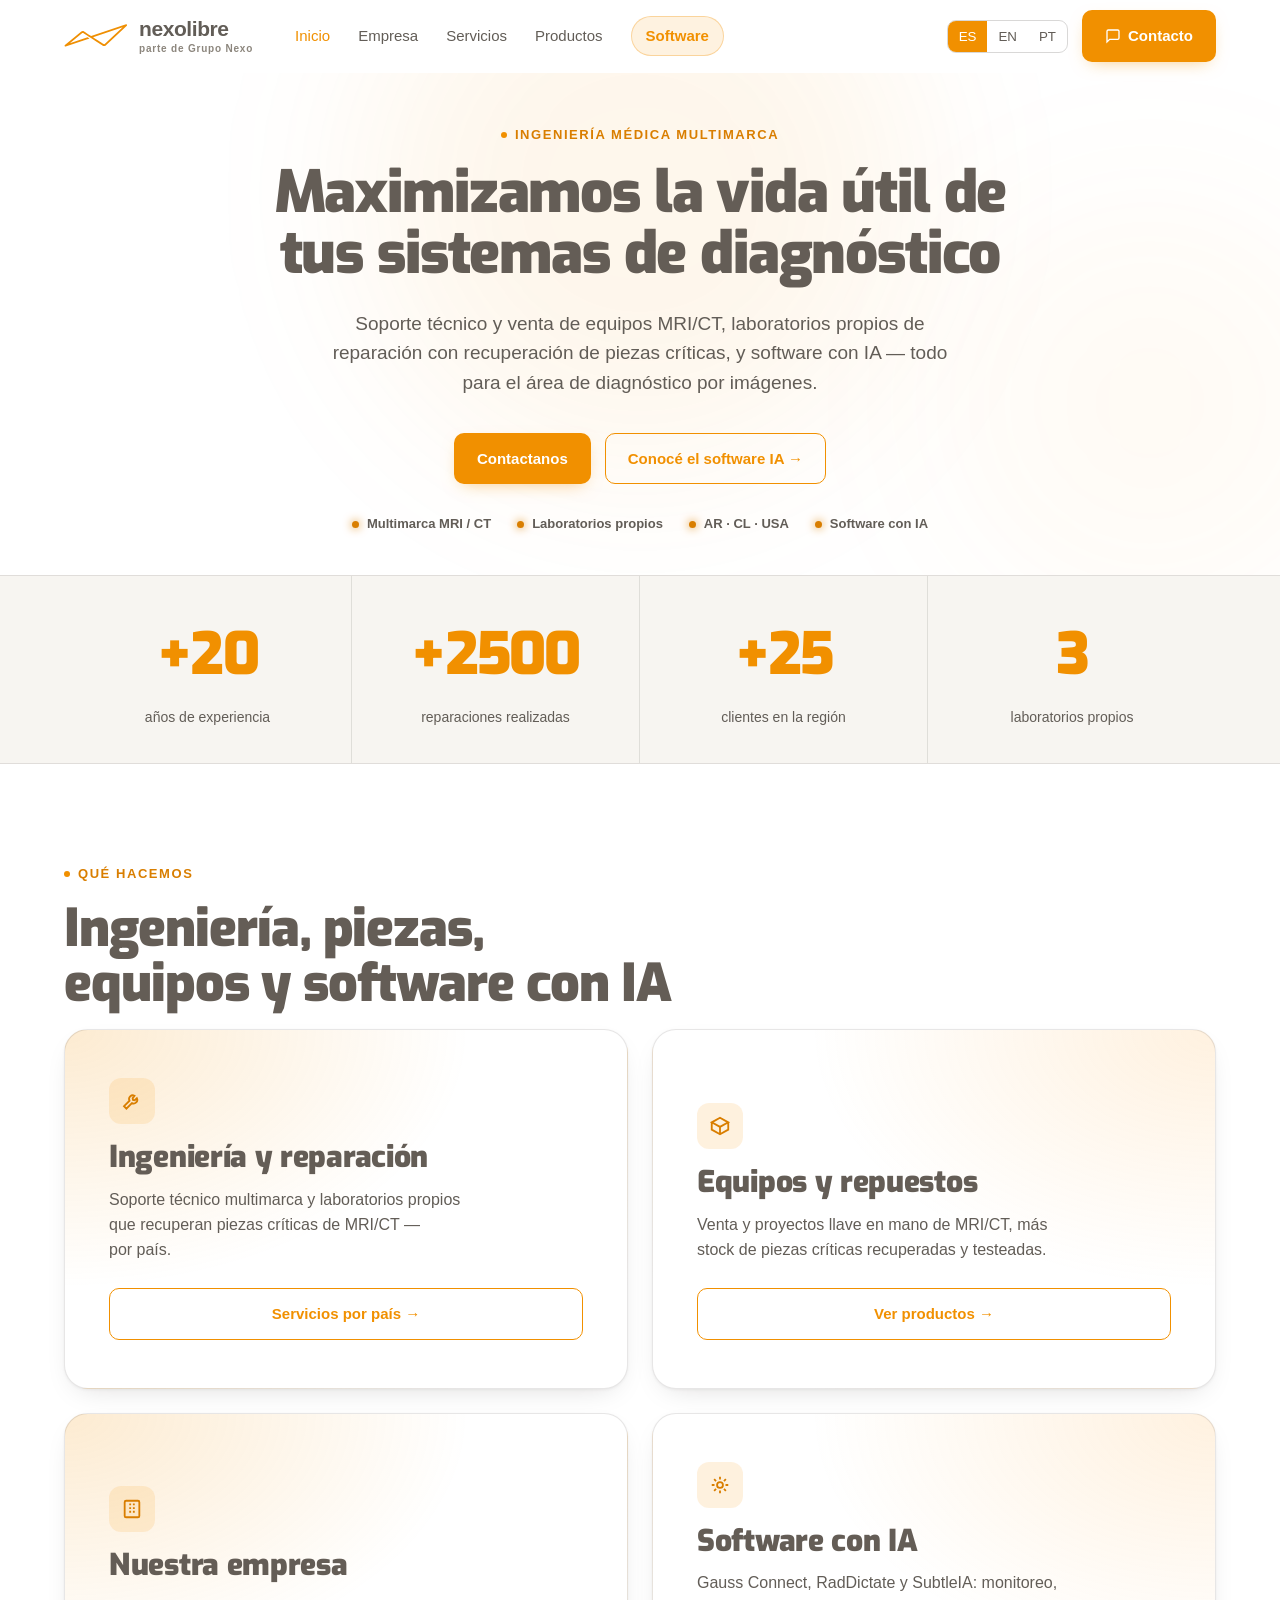
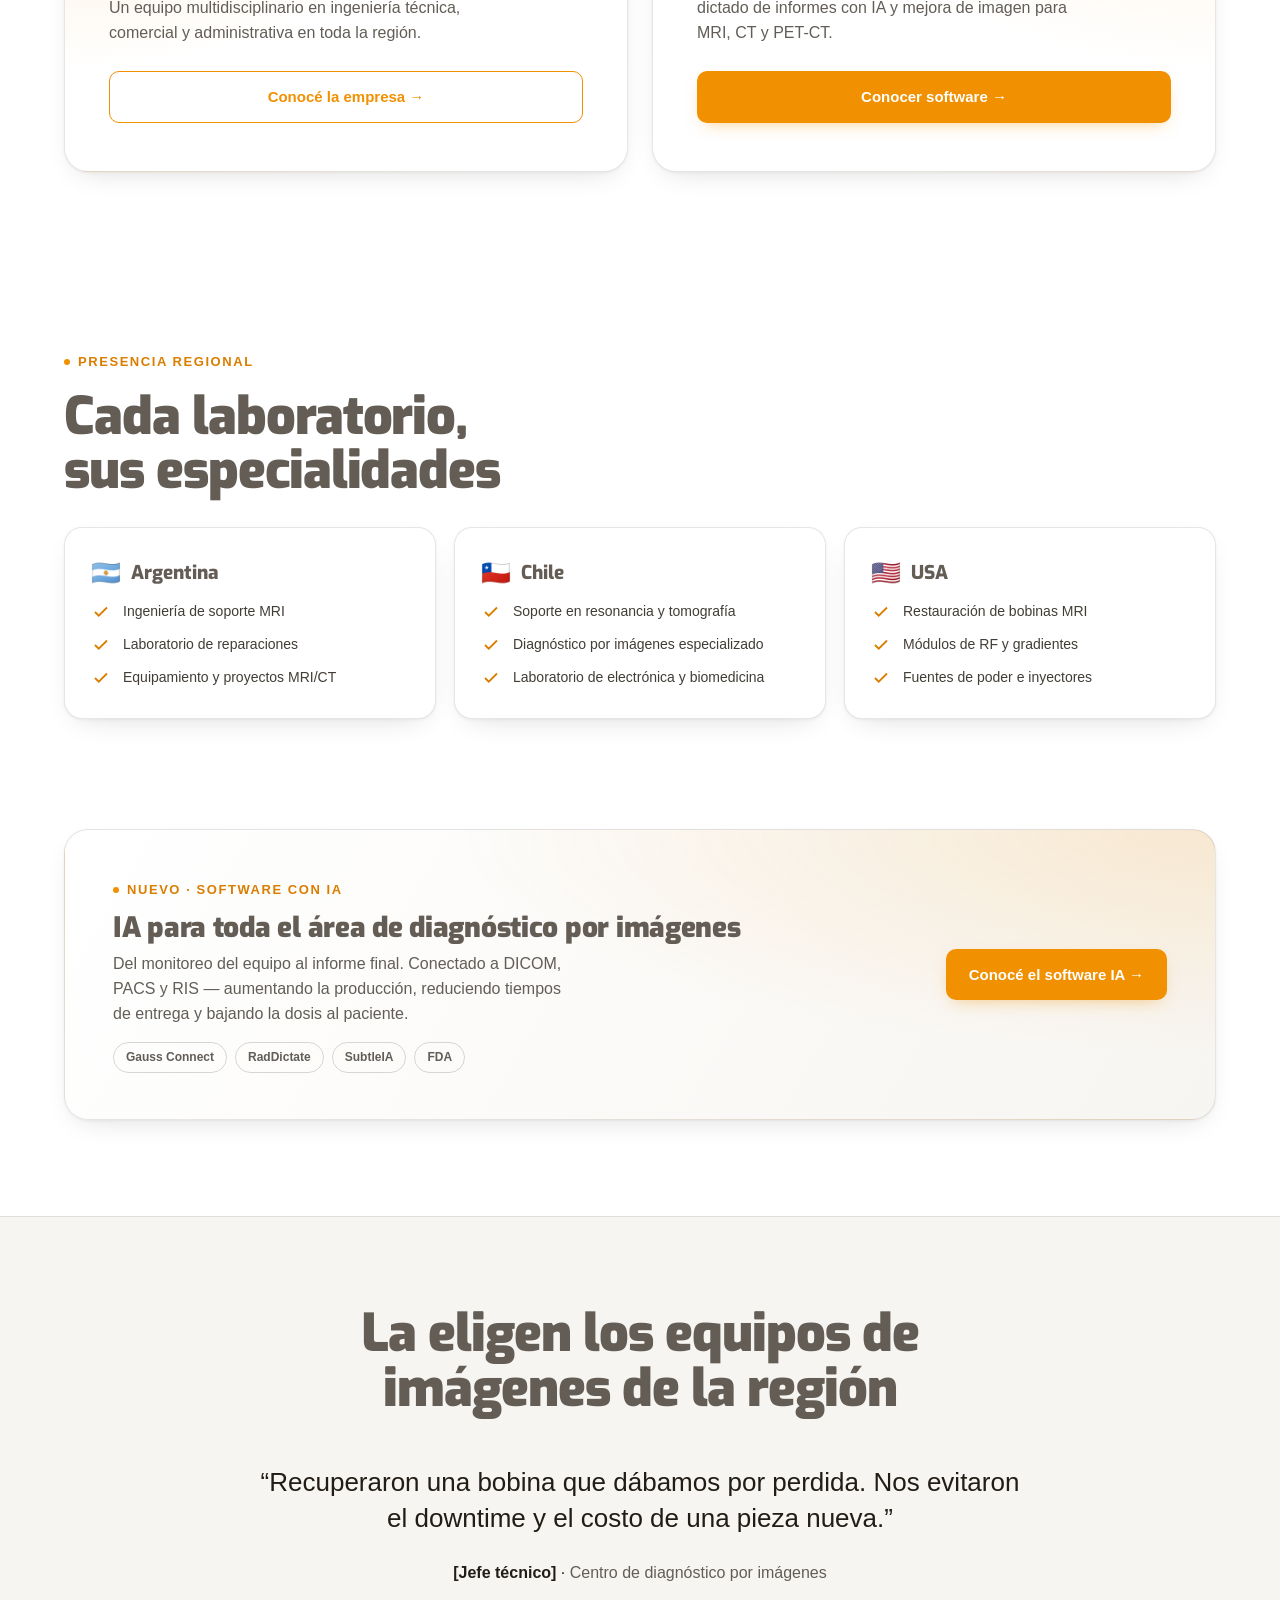
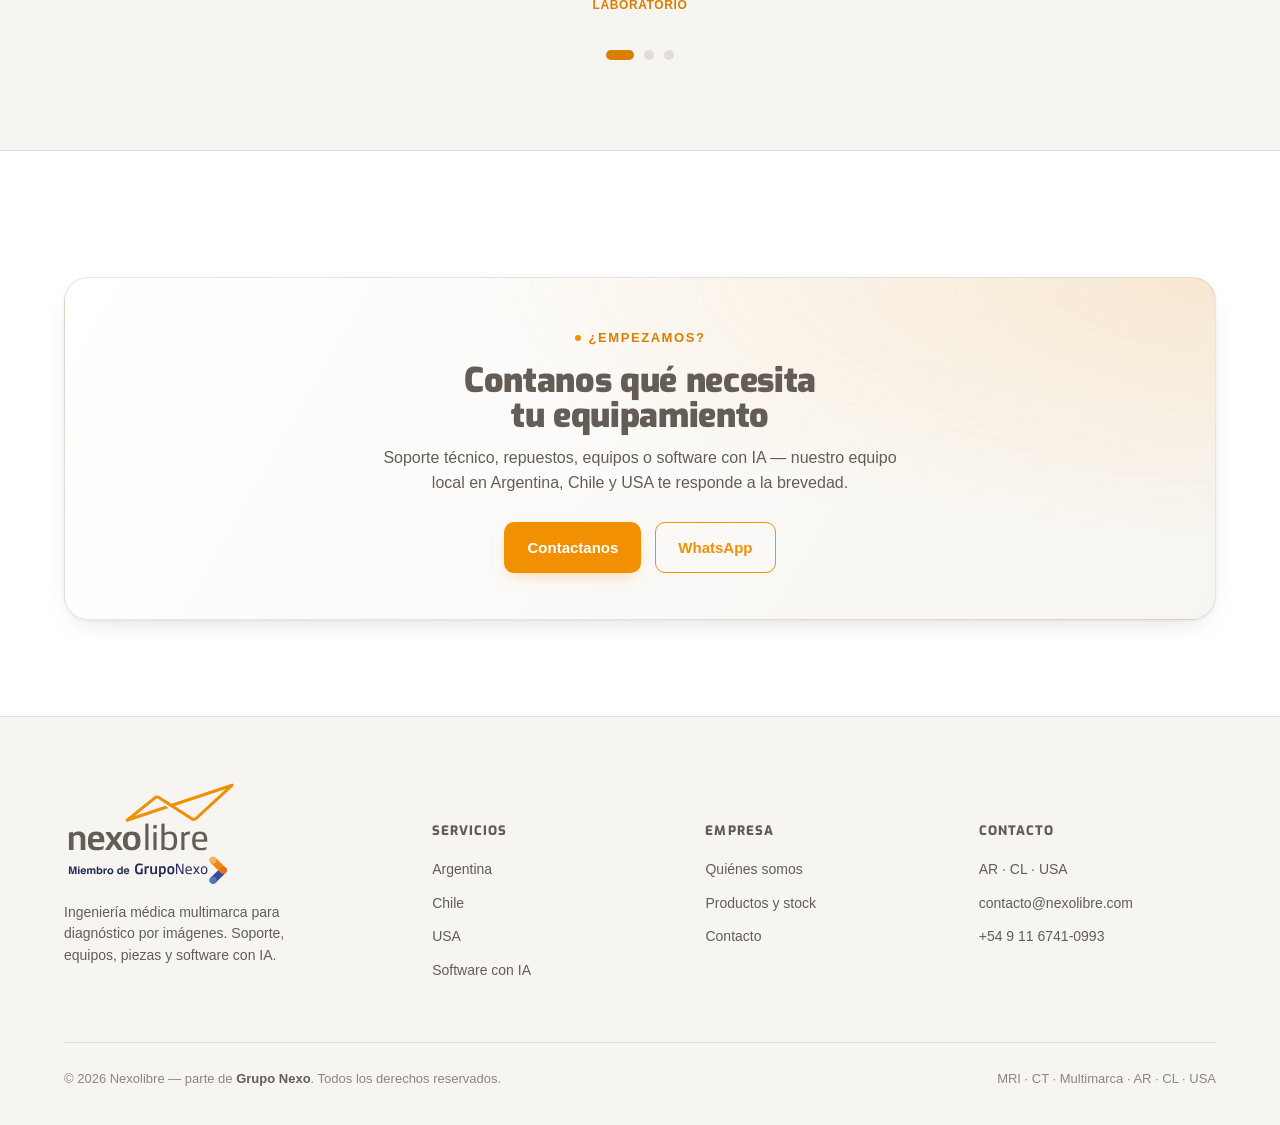
<file: index.html>
<!DOCTYPE html>
<html lang="es">
<head>
<meta charset="UTF-8" />
<meta name="viewport" content="width=device-width, initial-scale=1.0" />
<title>Nexolibre — Ingeniería médica multimarca | Soporte y equipos MRI/CT + Software con IA</title>
<meta name="description" content="Soporte técnico y venta de equipos MRI/CT, laboratorios propios de reparación con recuperación de piezas críticas, y software con IA para diagnóstico por imágenes. Argentina, Chile y USA." />
<link rel="icon" type="image/svg+xml" href="assets/favicon.svg" />
<link rel="preconnect" href="https://fonts.googleapis.com" />
<link rel="preconnect" href="https://fonts.gstatic.com" crossorigin />
<link href="https://fonts.googleapis.com/css2?family=Exo:wght@400;500;600;700;800;900&display=swap" rel="stylesheet" />
<link rel="stylesheet" href="styles.css" />
<!-- SEO/GEO inicio -->
<link rel="canonical" href="https://nexolibre.com/" />
<meta name="robots" content="index, follow, max-image-preview:large, max-snippet:-1, max-video-preview:-1" />
<meta name="theme-color" content="#F19000" />
<meta name="author" content="Nexolibre" />
<link rel="alternate" hreflang="es" href="https://nexolibre.com/" />
<link rel="alternate" hreflang="x-default" href="https://nexolibre.com/" />
<meta property="og:type" content="website" />
<meta property="og:site_name" content="Nexolibre" />
<meta property="og:locale" content="es_AR" />
<meta property="og:locale:alternate" content="en_US" />
<meta property="og:locale:alternate" content="pt_BR" />
<meta property="og:title" content="Nexolibre — Ingeniería médica multimarca | Soporte y equipos MRI/CT + Software con IA" />
<meta property="og:description" content="Soporte técnico y venta de equipos MRI/CT, laboratorios propios de reparación con recuperación de piezas críticas, y software con IA para diagnóstico por imágenes. Argentina, Chile y USA." />
<meta property="og:url" content="https://nexolibre.com/" />
<meta property="og:image" content="https://nexolibre.com/assets/og-image.png" />
<meta property="og:image:width" content="1200" />
<meta property="og:image:height" content="630" />
<meta property="og:image:alt" content="Nexolibre — Ingeniería médica multimarca MRI/CT y software con IA" />
<meta name="twitter:card" content="summary_large_image" />
<meta name="twitter:title" content="Nexolibre — Ingeniería médica multimarca | Soporte y equipos MRI/CT + Software con IA" />
<meta name="twitter:description" content="Soporte técnico y venta de equipos MRI/CT, laboratorios propios de reparación con recuperación de piezas críticas, y software con IA para diagnóstico por imágenes. Argentina, Chile y USA." />
<meta name="twitter:image" content="https://nexolibre.com/assets/og-image.png" />
<script type="application/ld+json">{"@context":"https://schema.org","@type":"Organization","@id":"https://nexolibre.com/#organization","name":"Nexolibre","alternateName":"Nexolibre — Grupo Nexo","url":"https://nexolibre.com/","logo":{"@type":"ImageObject","url":"https://nexolibre.com/assets/nexolibre-logo.png"},"image":"https://nexolibre.com/assets/og-image.png","description":"Ingeniería médica multimarca para diagnóstico por imágenes: soporte técnico MRI/CT, laboratorios propios de reparación con recuperación de piezas críticas, venta de equipos y software con inteligencia artificial.","parentOrganization":{"@type":"Organization","name":"Grupo Nexo"},"email":"contacto@nexolibre.com","telephone":"+5491167410993","areaServed":[{"@type":"Country","name":"Argentina"},{"@type":"Country","name":"Chile"},{"@type":"Country","name":"Estados Unidos"},{"@type":"Country","name":"Colombia"}],"contactPoint":[{"@type":"ContactPoint","telephone":"+5491167410993","email":"contacto@nexolibre.com","contactType":"sales","availableLanguage":["es","en","pt"]}],"knowsAbout":["Resonancia magnética (MRI)","Tomografía computada (CT)","Diagnóstico por imágenes","Bobinas MRI","Reparación de equipos médicos","Recuperación de piezas críticas","Módulos de RF y gradientes","Inyectores y fuentes de poder","Software con inteligencia artificial para radiología"],"sameAs":["https://www.linkedin.com/company/nexo-libre/","https://share.google/iyGj2og1TmS3GPTS4"]}</script>
<script type="application/ld+json">{"@context":"https://schema.org","@type":"WebSite","@id":"https://nexolibre.com/#website","url":"https://nexolibre.com/","name":"Nexolibre","inLanguage":["es","en","pt"],"publisher":{"@id":"https://nexolibre.com/#organization"},"potentialAction":{"@type":"SearchAction","target":{"@type":"EntryPoint","urlTemplate":"https://nexolibre.com/catalogo.html?q={search_term_string}"},"query-input":"required name=search_term_string"}}</script>
<!-- SEO/GEO fin -->
</head>
<body>

<!-- ============ HEADER ============ -->
<header id="header">
  <div class="wrap nav" id="nav">
    <a href="index.html" class="brand">
      <img class="logo-mark" src="assets/nexolibre-mark.svg" alt="Nexolibre" width="40" height="22" />
      <span class="brand-name">nexolibre<small data-en="part of Grupo Nexo" data-es="parte de Grupo Nexo" data-pt="parte do Grupo Nexo">parte de Grupo Nexo</small></span>
    </a>
    <nav class="nav-links">
      <a href="index.html" class="active" data-en="Home" data-es="Inicio" data-pt="Início">Inicio</a>
      <a href="empresa.html" data-en="Company" data-es="Empresa" data-pt="Empresa">Empresa</a>
      <a href="servicios.html" data-en="Services" data-es="Servicios" data-pt="Serviços">Servicios</a>
      <a href="productos.html" data-en="Products" data-es="Productos" data-pt="Produtos">Productos</a>
      <a href="software.html" class="nav-soft" data-en="Software" data-es="Software" data-pt="Software">Software</a>
    </nav>
    <div class="nav-right">
      <div class="lang" id="lang">
        <button data-lang="es" class="active">ES</button>
        <button data-lang="en">EN</button><button data-lang="pt">PT</button>
      </div>
      <a href="contacto.html" class="btn btn-primary nav-cta"><svg width="16" height="16" fill="none" stroke="currentColor" stroke-width="2" viewBox="0 0 24 24"><path d="M21 15a2 2 0 0 1-2 2H7l-4 4V5a2 2 0 0 1 2-2h14a2 2 0 0 1 2 2z"/></svg><span data-en="Contact" data-es="Contacto" data-pt="Contato">Contacto</span></a>
      <button class="burger" id="burger" aria-label="menu"><span></span><span></span><span></span></button>
    </div>
  </div>
</header>

<main id="top">

<!-- ============ HERO ============ -->
<section class="hero">
  <div class="glow" style="width:560px;height:560px;background:rgba(241,144,0,.22);top:-160px;left:50%;transform:translateX(-50%)"></div>
  <div class="glow" style="width:420px;height:420px;background:rgba(255,170,60,.14);top:120px;right:-80px"></div>
  <div class="wrap" style="position:relative;z-index:1">
    <div class="eyebrow reveal" data-en="Multivendor medical engineering" data-es="Ingeniería médica multimarca" data-pt="Engenharia médica multimarca">Ingeniería médica multimarca</div>
    <h1 class="reveal" data-en="We maximize the lifespan of your <span class='hl'>diagnostic systems</span>" data-es="Maximizamos la vida útil de tus <span class='hl'>sistemas de diagnóstico</span>" data-pt="Maximizamos a vida útil dos seus <span class='hl'>sistemas de diagnóstico</span>">Maximizamos la vida útil de tus <span class="hl">sistemas de diagnóstico</span></h1>
    <p class="lead reveal" data-en="Technical support and sales of MRI/CT equipment, in-house repair labs with recovery of critical parts, and AI software — everything for the diagnostic imaging field."
       data-es="Soporte técnico y venta de equipos MRI/CT, laboratorios propios de reparación con recuperación de piezas críticas, y software con IA — todo para el área de diagnóstico por imágenes." data-pt="Suporte técnico e venda de equipamentos MRI/CT, laboratórios próprios de reparo com recuperação de peças críticas, e software com IA — tudo para a área de diagnóstico por imagem.">Soporte técnico y venta de equipos MRI/CT, laboratorios propios de reparación con recuperación de piezas críticas, y software con IA — todo para el área de diagnóstico por imágenes.</p>
    <div class="hero-cta reveal">
      <a href="contacto.html" class="btn btn-primary" data-en="Contact us" data-es="Contactanos" data-pt="Fale conosco">Contactanos</a>
      <a href="software.html" class="btn btn-ghost" data-en="Explore AI software →" data-es="Conocé el software IA →" data-pt="Conheça o software de IA →">Conocé el software IA →</a>
    </div>
    <div class="hero-badges reveal">
      <span><span class="dot"></span><span data-en="Multivendor MRI / CT" data-es="Multimarca MRI / CT" data-pt="Multimarca MRI / CT">Multimarca MRI / CT</span></span>
      <span><span class="dot"></span><span data-en="In-house labs" data-es="Laboratorios propios" data-pt="Laboratórios próprios">Laboratorios propios</span></span>
      <span><span class="dot"></span><span data-en="AR · CL · USA" data-es="AR · CL · USA">AR · CL · USA</span></span>
      <span><span class="dot"></span><span data-en="AI software" data-es="Software con IA" data-pt="Software com IA">Software con IA</span></span>
    </div>
  </div>
</section>

<!-- ============ STATS ============ -->
<section class="stats">
  <div class="wrap">
    <div class="stats-grid">
      <div class="stat reveal"><div class="num" data-count="20" data-prefix="+" data-suffix="">+20</div><div class="lbl" data-en="years of experience" data-es="años de experiencia" data-pt="anos de experiência">años de experiencia</div></div>
      <div class="stat reveal"><div class="num" data-count="2500" data-prefix="+" data-suffix="">+2500</div><div class="lbl" data-en="repairs completed" data-es="reparaciones realizadas" data-pt="reparos realizados">reparaciones realizadas</div></div>
      <div class="stat reveal"><div class="num" data-count="25" data-prefix="+" data-suffix="">+25</div><div class="lbl" data-en="clients in the region" data-es="clientes en la región" data-pt="clientes na região">clientes en la región</div></div>
      <div class="stat reveal"><div class="num" data-count="3" data-suffix="">3</div><div class="lbl" data-en="own laboratories" data-es="laboratorios propios" data-pt="laboratórios próprios">laboratorios propios</div></div>
    </div>
  </div>
</section>

<!-- ============ SERVICIOS OVERVIEW ============ -->
<section class="split">
  <div class="wrap">
    <div class="sec-head reveal">
      <div class="eyebrow" data-en="What we do" data-es="Qué hacemos" data-pt="O que fazemos">Qué hacemos</div>
      <h2 data-en="Engineering, parts, equipment and AI software" data-es="Ingeniería, piezas, equipos y software con IA" data-pt="Engenharia, peças, equipamentos e software com IA">Ingeniería, piezas, equipos y software con IA</h2>
    </div>
    <div class="split-grid">
      <div class="split-card a reveal">
        <div class="ti"><svg width="22" height="22" fill="none" stroke="currentColor" stroke-width="2" viewBox="0 0 24 24"><path d="M14.7 6.3a4 4 0 0 0-5.4 5.4l-6 6 2.6 2.6 6-6a4 4 0 0 0 5.4-5.4l-2.3 2.3-1.9-.4-.4-1.9z"/></svg></div>
        <h3 data-en="Engineering &amp; repair" data-es="Ingeniería y reparación" data-pt="Engenharia e reparo">Ingeniería y reparación</h3>
        <p data-en="Multivendor technical support and in-house labs that recover critical MRI/CT parts — by country." data-es="Soporte técnico multimarca y laboratorios propios que recuperan piezas críticas de MRI/CT — por país." data-pt="Suporte técnico multimarca e laboratórios próprios que recuperam peças críticas de MRI/CT — por país.">Soporte técnico multimarca y laboratorios propios que recuperan piezas críticas de MRI/CT — por país.</p>
        <a href="servicios.html" class="btn btn-dark" data-en="Services by country →" data-es="Servicios por país →" data-pt="Serviços por país →">Servicios por país →</a>
      </div>
      <div class="split-card b reveal">
        <div class="ti"><svg width="22" height="22" fill="none" stroke="currentColor" stroke-width="2" viewBox="0 0 24 24"><path d="M21 8l-9-5-9 5 9 5 9-5zM3 8v8l9 5 9-5V8M12 13v8"/></svg></div>
        <h3 data-en="Equipment &amp; parts" data-es="Equipos y repuestos" data-pt="Equipamentos e peças">Equipos y repuestos</h3>
        <p data-en="Sale and turnkey projects for MRI/CT, plus a stock of recovered, tested critical parts." data-es="Venta y proyectos llave en mano de MRI/CT, más stock de piezas críticas recuperadas y testeadas." data-pt="Venda e projetos turnkey de MRI/CT, mais estoque de peças críticas recuperadas e testadas.">Venta y proyectos llave en mano de MRI/CT, más stock de piezas críticas recuperadas y testeadas.</p>
        <a href="productos.html" class="btn btn-dark" data-en="See products →" data-es="Ver productos →" data-pt="Ver produtos →">Ver productos →</a>
      </div>
      <div class="split-card a reveal">
        <div class="ti"><svg width="22" height="22" fill="none" stroke="currentColor" stroke-width="2" viewBox="0 0 24 24"><rect x="4" y="3" width="16" height="18" rx="1.5"/><path d="M9 7h2M13 7h2M9 11h2M13 11h2M9 15h2M13 15h2"/></svg></div>
        <h3 data-en="Our company" data-es="Nuestra empresa" data-pt="Nossa empresa">Nuestra empresa</h3>
        <p data-en="A multidisciplinary team in technical, commercial and administrative engineering across the region." data-es="Un equipo multidisciplinario en ingeniería técnica, comercial y administrativa en toda la región." data-pt="Uma equipe multidisciplinar em engenharia técnica, comercial e administrativa em toda a região.">Un equipo multidisciplinario en ingeniería técnica, comercial y administrativa en toda la región.</p>
        <a href="empresa.html" class="btn btn-dark" data-en="About us →" data-es="Conocé la empresa →" data-pt="Conheça a empresa →">Conocé la empresa →</a>
      </div>
      <div class="split-card b reveal">
        <div class="ti"><svg width="22" height="22" fill="none" stroke="currentColor" stroke-width="2" viewBox="0 0 24 24"><path d="M12 3v3M12 18v3M3 12h3M18 12h3M5.6 5.6l2.1 2.1M16.3 16.3l2.1 2.1M18.4 5.6l-2.1 2.1M7.7 16.3l-2.1 2.1"/><circle cx="12" cy="12" r="3.2"/></svg></div>
        <h3 data-en="AI software" data-es="Software con IA" data-pt="Software com IA">Software con IA <span class="badge-new" data-en="New" data-es="Nuevo" data-pt="Novo">Nuevo</span></h3>
        <p data-en="Gauss Connect, RadDictate and SubtleIA: monitoring, AI reporting and image enhancement for MRI, CT and PET-CT." data-es="Gauss Connect, RadDictate y SubtleIA: monitoreo, dictado de informes con IA y mejora de imagen para MRI, CT y PET-CT." data-pt="Gauss Connect, RadDictate e SubtleIA: monitoramento, ditado de laudos com IA e melhoria de imagem para MRI, CT e PET-CT.">Gauss Connect, RadDictate y SubtleIA: monitoreo, dictado de informes con IA y mejora de imagen para MRI, CT y PET-CT.</p>
        <a href="software.html" class="btn btn-primary" data-en="Explore software →" data-es="Conocer software →" data-pt="Conhecer o software →">Conocer software →</a>
      </div>
    </div>
  </div>
</section>

<!-- ============ PRESENCIA ============ -->
<section class="trust">
  <div class="wrap">
    <div class="sec-head reveal">
      <div class="eyebrow" data-en="Regional presence" data-es="Presencia regional" data-pt="Presença regional">Presencia regional</div>
      <h2 data-en="Each laboratory, its own specialties" data-es="Cada laboratorio, sus especialidades" data-pt="Cada laboratório, suas especialidades">Cada laboratorio, sus especialidades</h2>
    </div>
    <div class="grid-3">
      <a class="tcard region reveal" href="servicios.html#argentina" style="text-decoration:none">
        <h4><span class="rflag">🇦🇷</span> Argentina</h4>
        <ul class="feat">
          <li><svg width="18" height="18" fill="none" stroke="currentColor" stroke-width="2.4" viewBox="0 0 24 24"><path d="M20 6L9 17l-5-5"/></svg><span data-en="MRI support engineering" data-es="Ingeniería de soporte MRI" data-pt="Engenharia de suporte MRI">Ingeniería de soporte MRI</span></li>
          <li><svg width="18" height="18" fill="none" stroke="currentColor" stroke-width="2.4" viewBox="0 0 24 24"><path d="M20 6L9 17l-5-5"/></svg><span data-en="Repair laboratory" data-es="Laboratorio de reparaciones" data-pt="Laboratório de reparos">Laboratorio de reparaciones</span></li>
          <li><svg width="18" height="18" fill="none" stroke="currentColor" stroke-width="2.4" viewBox="0 0 24 24"><path d="M20 6L9 17l-5-5"/></svg><span data-en="MRI/CT equipment &amp; projects" data-es="Equipamiento y proyectos MRI/CT" data-pt="Equipamentos e projetos MRI/CT">Equipamiento y proyectos MRI/CT</span></li>
        </ul>
      </a>
      <a class="tcard region reveal" href="servicios.html#chile" style="text-decoration:none">
        <h4><span class="rflag">🇨🇱</span> Chile</h4>
        <ul class="feat">
          <li><svg width="18" height="18" fill="none" stroke="currentColor" stroke-width="2.4" viewBox="0 0 24 24"><path d="M20 6L9 17l-5-5"/></svg><span data-en="MRI &amp; CT support" data-es="Soporte en resonancia y tomografía" data-pt="Suporte em ressonância e tomografia">Soporte en resonancia y tomografía</span></li>
          <li><svg width="18" height="18" fill="none" stroke="currentColor" stroke-width="2.4" viewBox="0 0 24 24"><path d="M20 6L9 17l-5-5"/></svg><span data-en="Specialized diagnostic imaging" data-es="Diagnóstico por imágenes especializado" data-pt="Diagnóstico por imagem especializado">Diagnóstico por imágenes especializado</span></li>
          <li><svg width="18" height="18" fill="none" stroke="currentColor" stroke-width="2.4" viewBox="0 0 24 24"><path d="M20 6L9 17l-5-5"/></svg><span data-en="Electronics &amp; biomedical lab" data-es="Laboratorio de electrónica y biomedicina" data-pt="Laboratório de eletrônica e biomedicina">Laboratorio de electrónica y biomedicina</span></li>
        </ul>
      </a>
      <a class="tcard region reveal" href="servicios.html#usa" style="text-decoration:none">
        <h4><span class="rflag">🇺🇸</span> USA</h4>
        <ul class="feat">
          <li><svg width="18" height="18" fill="none" stroke="currentColor" stroke-width="2.4" viewBox="0 0 24 24"><path d="M20 6L9 17l-5-5"/></svg><span data-en="MRI coil restoration" data-es="Restauración de bobinas MRI" data-pt="Restauração de bobinas MRI">Restauración de bobinas MRI</span></li>
          <li><svg width="18" height="18" fill="none" stroke="currentColor" stroke-width="2.4" viewBox="0 0 24 24"><path d="M20 6L9 17l-5-5"/></svg><span data-en="RF &amp; gradient modules" data-es="Módulos de RF y gradientes" data-pt="Módulos de RF e gradientes">Módulos de RF y gradientes</span></li>
          <li><svg width="18" height="18" fill="none" stroke="currentColor" stroke-width="2.4" viewBox="0 0 24 24"><path d="M20 6L9 17l-5-5"/></svg><span data-en="Power supplies &amp; injectors" data-es="Fuentes de poder e inyectores" data-pt="Fontes de alimentação e injetores">Fuentes de poder e inyectores</span></li>
        </ul>
      </a>
    </div>
  </div>
</section>

<!-- ============ SOFTWARE TEASER ============ -->
<section class="split" style="padding-top:0">
  <div class="wrap">
    <div class="ctaband reveal">
      <div class="cta-inner">
        <div>
          <div class="eyebrow" style="margin-bottom:12px" data-en="New · AI Software" data-es="Nuevo · Software con IA" data-pt="Novo · Software com IA">Nuevo · Software con IA</div>
          <h3 data-en="AI for the entire imaging department" data-es="IA para toda el área de diagnóstico por imágenes" data-pt="IA para toda a área de diagnóstico por imagem">IA para toda el área de diagnóstico por imágenes</h3>
          <p data-en="From equipment monitoring to the final report. Connected to DICOM, PACS and RIS — boosting production, cutting turnaround and lowering patient dose." data-es="Del monitoreo del equipo al informe final. Conectado a DICOM, PACS y RIS — aumentando la producción, reduciendo tiempos de entrega y bajando la dosis al paciente." data-pt="Do monitoramento do equipamento ao laudo final. Conectado a DICOM, PACS e RIS — aumentando a produção, reduzindo prazos de entrega e diminuindo a dose ao paciente.">Del monitoreo del equipo al informe final. Conectado a DICOM, PACS y RIS — aumentando la producción, reduciendo tiempos de entrega y bajando la dosis al paciente.</p>
          <div class="prodtags">
            <span class="chip">Gauss Connect</span><span class="chip">RadDictate</span><span class="chip">SubtleIA</span><span class="chip">FDA</span>
          </div>
        </div>
        <a href="software.html" class="btn btn-primary" data-en="Explore AI software →" data-es="Conocé el software IA →" data-pt="Conheça o software de IA →">Conocé el software IA →</a>
      </div>
    </div>
  </div>
</section>

<!-- ============ CLIENTES / TESTIMONIOS ============ -->
<!-- NOTA: Reemplazar por testimonios y logos reales de clientes. -->
<section class="testi" id="confianza">
  <div class="wrap">
    <h2 class="reveal" data-en="Trusted by imaging teams across the region" data-es="La eligen los equipos de imágenes de la región" data-pt="Escolhida pelas equipes de imagem da região">La eligen los equipos de imágenes de la región</h2>
    <div class="tslider" id="tslider">
      <div class="tslide active">
        <p class="tquote" data-en="&ldquo;They recovered a coil we thought was lost. The downtime and the cost of a new part were both avoided.&rdquo;" data-es="&ldquo;Recuperaron una bobina que dábamos por perdida. Nos evitaron el downtime y el costo de una pieza nueva.&rdquo;" data-pt="&ldquo;Recuperaram uma bobina que dávamos como perdida. Evitaram o downtime e o custo de uma peça nova.&rdquo;">&ldquo;Recuperaron una bobina que dábamos por perdida. Nos evitaron el downtime y el costo de una pieza nueva.&rdquo;</p>
        <div class="tauthor"><b data-en="[Technical lead]" data-es="[Jefe técnico]" data-pt="[Chefe técnico]">[Jefe técnico]</b> · <span data-en="Diagnostic imaging center" data-es="Centro de diagnóstico por imágenes" data-pt="Centro de diagnóstico por imagem">Centro de diagnóstico por imágenes</span></div>
        <span class="tprod" data-en="Repair lab" data-es="Laboratorio" data-pt="Laboratório">Laboratorio</span>
      </div>
      <div class="tslide">
        <p class="tquote" data-en="&ldquo;Multivendor support that actually responds. Our MRI uptime improved noticeably this year.&rdquo;" data-es="&ldquo;Soporte multimarca que de verdad responde. El uptime de nuestro resonador mejoró notablemente este año.&rdquo;" data-pt="&ldquo;Suporte multimarca que realmente responde. O uptime do nosso ressonador melhorou bastante neste ano.&rdquo;">&ldquo;Soporte multimarca que de verdad responde. El uptime de nuestro resonador mejoró notablemente este año.&rdquo;</p>
        <div class="tauthor"><b data-en="[Director name]" data-es="[Nombre del director]" data-pt="[Nome do diretor]">[Nombre del director]</b> · <span data-en="Private clinic" data-es="Clínica privada" data-pt="Clínica privada">Clínica privada</span></div>
        <span class="tprod" data-en="Technical support" data-es="Soporte técnico" data-pt="Suporte técnico">Soporte técnico</span>
      </div>
      <div class="tslide">
        <p class="tquote" data-en="&ldquo;With the AI software our radiologists report in a fraction of the time and we deliver same-day results.&rdquo;" data-es="&ldquo;Con el software de IA nuestros radiólogos informan en una fracción del tiempo y entregamos resultados el mismo día.&rdquo;" data-pt="&ldquo;Com o software de IA nossos radiologistas laudam em uma fração do tempo e entregamos resultados no mesmo dia.&rdquo;">&ldquo;Con el software de IA nuestros radiólogos informan en una fracción del tiempo y entregamos resultados el mismo día.&rdquo;</p>
        <div class="tauthor"><b data-en="[Operations lead]" data-es="[Responsable de operaciones]" data-pt="[Responsável de operações]">[Responsable de operaciones]</b> · <span data-en="Hospital network" data-es="Red de hospitales" data-pt="Rede de hospitais">Red de hospitales</span></div>
        <span class="tprod">Software IA</span>
      </div>
      <div class="tnav" id="tnav"></div>
    </div>
  </div>
</section>

<!-- ============ CONTACTO CTA (cierre) ============ -->
<section class="split">
  <div class="wrap">
    <div class="ctaband reveal" style="text-align:center">
      <div class="eyebrow" style="justify-content:center;margin-bottom:14px" data-en="Ready to start?" data-es="¿Empezamos?" data-pt="Vamos começar?">¿Empezamos?</div>
      <h3 style="font-size:clamp(26px,3.2vw,34px);max-width:20ch;margin:0 auto 12px" data-en="Tell us what your equipment needs" data-es="Contanos qué necesita tu equipamiento" data-pt="Conte o que o seu equipamento precisa">Contanos qué necesita tu equipamiento</h3>
      <p style="margin:0 auto;max-width:58ch" data-en="Technical support, spare parts, equipment or AI software — our local team in Argentina, Chile and the USA gets back to you shortly." data-es="Soporte técnico, repuestos, equipos o software con IA — nuestro equipo local en Argentina, Chile y USA te responde a la brevedad." data-pt="Suporte técnico, peças, equipamentos ou software com IA — nossa equipe local na Argentina, no Chile e nos EUA responde em breve.">Soporte técnico, repuestos, equipos o software con IA — nuestro equipo local en Argentina, Chile y USA te responde a la brevedad.</p>
      <div class="hero-cta" style="justify-content:center;margin-top:26px">
        <a href="contacto.html" class="btn btn-primary" data-en="Contact us" data-es="Contactanos" data-pt="Fale conosco">Contactanos</a>
        <a href="https://wa.me/5491167410993" target="_blank" rel="noopener" class="btn btn-ghost">WhatsApp</a>
      </div>
    </div>
  </div>
</section>

</main>

<!-- ============ FOOTER ============ -->
<footer>
  <div class="wrap">
    <div class="foot-grid">
      <div class="foot-brand">
        <a href="index.html"><img class="foot-logo" src="assets/gruponexo.svg" alt="Grupo Nexo" /></a>
        <p data-en="Multivendor medical engineering for diagnostic imaging. Support, equipment, parts and AI software." data-es="Ingeniería médica multimarca para diagnóstico por imágenes. Soporte, equipos, piezas y software con IA." data-pt="Engenharia médica multimarca para diagnóstico por imagem. Suporte, equipamentos, peças e software com IA.">Ingeniería médica multimarca para diagnóstico por imágenes. Soporte, equipos, piezas y software con IA.</p>
      </div>
      <div class="foot-col">
        <h5 data-en="Services" data-es="Servicios" data-pt="Serviços">Servicios</h5>
        <a href="servicios.html#argentina">Argentina</a>
        <a href="servicios.html#chile">Chile</a>
        <a href="servicios.html#usa">USA</a>
        <a href="software.html" data-en="AI software" data-es="Software con IA" data-pt="Software com IA">Software con IA</a>
      </div>
      <div class="foot-col">
        <h5 data-en="Company" data-es="Empresa" data-pt="Empresa">Empresa</h5>
        <a href="empresa.html" data-en="About us" data-es="Quiénes somos" data-pt="Quem somos">Quiénes somos</a>
        <a href="productos.html" data-en="Products &amp; stock" data-es="Productos y stock" data-pt="Produtos e estoque">Productos y stock</a>
        <a href="contacto.html" data-en="Contact" data-es="Contacto" data-pt="Contato">Contacto</a>
      </div>
      <div class="foot-col">
        <h5 data-en="Contact" data-es="Contacto" data-pt="Contato">Contacto</h5>
        <a href="contacto.html" data-en="AR · CL · USA" data-es="AR · CL · USA">AR · CL · USA</a>
        <a href="mailto:contacto@nexolibre.com">contacto@nexolibre.com</a>
        <a href="https://wa.me/5491167410993" target="_blank" rel="noopener">+54 9 11 6741-0993</a>
      </div>
    </div>
    <div class="foot-bottom">
      <div class="holding" data-en="© 2026 Nexolibre — part of <b>Grupo Nexo</b>. All rights reserved." data-es="© 2026 Nexolibre — parte de <b>Grupo Nexo</b>. Todos los derechos reservados." data-pt="© 2026 Nexolibre — parte do <b>Grupo Nexo</b>. Todos os direitos reservados.">© 2026 Nexolibre — parte de <b>Grupo Nexo</b>. Todos los derechos reservados.</div>
      <div data-en="MRI · CT · Multivendor · AR · CL · USA" data-es="MRI · CT · Multimarca · AR · CL · USA" data-pt="MRI · CT · Multimarca · AR · CL · USA">MRI · CT · Multimarca · AR · CL · USA</div>
    </div>
  </div>
</footer>

<script src="app.js"></script>
</body>
</html>
</file>
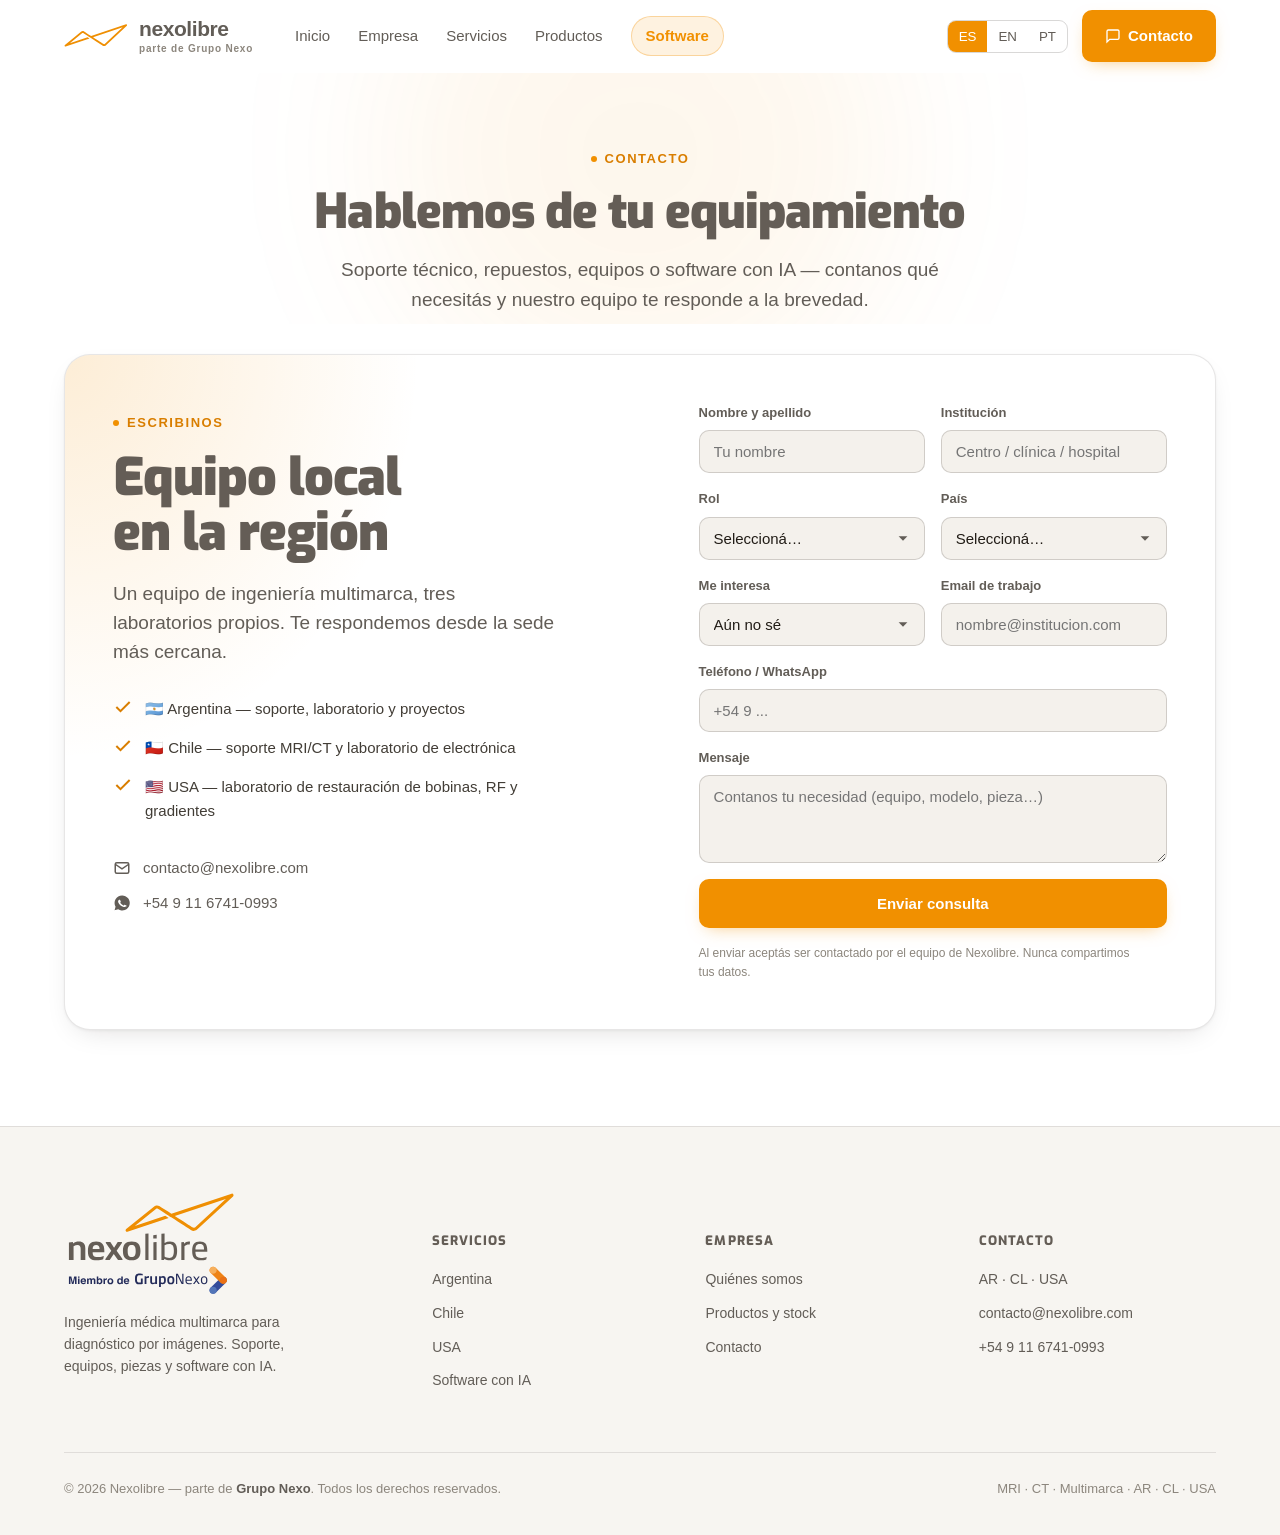
<file: contacto.html>
<!DOCTYPE html>
<html lang="es">
<head>
<meta charset="UTF-8" />
<meta name="viewport" content="width=device-width, initial-scale=1.0" />
<title>Contacto — Nexolibre | Soporte MRI/CT, repuestos y software</title>
<meta name="description" content="Contactá a Nexolibre para soporte técnico MRI/CT, repuestos, equipos o software con IA. Equipo local en Argentina, Chile y USA." />
<link rel="icon" type="image/svg+xml" href="assets/favicon.svg" />
<link rel="preconnect" href="https://fonts.googleapis.com" />
<link rel="preconnect" href="https://fonts.gstatic.com" crossorigin />
<link href="https://fonts.googleapis.com/css2?family=Exo:wght@400;500;600;700;800;900&display=swap" rel="stylesheet" />
<link rel="stylesheet" href="styles.css" />
<!-- SEO/GEO inicio -->
<link rel="canonical" href="https://nexolibre.com/contacto.html" />
<meta name="robots" content="index, follow, max-image-preview:large, max-snippet:-1, max-video-preview:-1" />
<meta name="theme-color" content="#F19000" />
<meta name="author" content="Nexolibre" />
<link rel="alternate" hreflang="es" href="https://nexolibre.com/contacto.html" />
<link rel="alternate" hreflang="x-default" href="https://nexolibre.com/contacto.html" />
<meta property="og:type" content="website" />
<meta property="og:site_name" content="Nexolibre" />
<meta property="og:locale" content="es_AR" />
<meta property="og:locale:alternate" content="en_US" />
<meta property="og:locale:alternate" content="pt_BR" />
<meta property="og:title" content="Contacto — Nexolibre | Soporte MRI/CT, repuestos y software" />
<meta property="og:description" content="Contactá a Nexolibre para soporte técnico MRI/CT, repuestos, equipos o software con IA. Equipo local en Argentina, Chile y USA." />
<meta property="og:url" content="https://nexolibre.com/contacto.html" />
<meta property="og:image" content="https://nexolibre.com/assets/og-image.png" />
<meta property="og:image:width" content="1200" />
<meta property="og:image:height" content="630" />
<meta property="og:image:alt" content="Nexolibre — Ingeniería médica multimarca MRI/CT y software con IA" />
<meta name="twitter:card" content="summary_large_image" />
<meta name="twitter:title" content="Contacto — Nexolibre | Soporte MRI/CT, repuestos y software" />
<meta name="twitter:description" content="Contactá a Nexolibre para soporte técnico MRI/CT, repuestos, equipos o software con IA. Equipo local en Argentina, Chile y USA." />
<meta name="twitter:image" content="https://nexolibre.com/assets/og-image.png" />
<script type="application/ld+json">{"@context":"https://schema.org","@type":"Organization","@id":"https://nexolibre.com/#organization","name":"Nexolibre","alternateName":"Nexolibre — Grupo Nexo","url":"https://nexolibre.com/","logo":{"@type":"ImageObject","url":"https://nexolibre.com/assets/nexolibre-logo.png"},"image":"https://nexolibre.com/assets/og-image.png","description":"Ingeniería médica multimarca para diagnóstico por imágenes: soporte técnico MRI/CT, laboratorios propios de reparación con recuperación de piezas críticas, venta de equipos y software con inteligencia artificial.","parentOrganization":{"@type":"Organization","name":"Grupo Nexo"},"email":"contacto@nexolibre.com","telephone":"+5491167410993","areaServed":[{"@type":"Country","name":"Argentina"},{"@type":"Country","name":"Chile"},{"@type":"Country","name":"Estados Unidos"},{"@type":"Country","name":"Colombia"}],"contactPoint":[{"@type":"ContactPoint","telephone":"+5491167410993","email":"contacto@nexolibre.com","contactType":"sales","availableLanguage":["es","en","pt"]}],"knowsAbout":["Resonancia magnética (MRI)","Tomografía computada (CT)","Diagnóstico por imágenes","Bobinas MRI","Reparación de equipos médicos","Recuperación de piezas críticas","Módulos de RF y gradientes","Inyectores y fuentes de poder","Software con inteligencia artificial para radiología"]}</script>
<script type="application/ld+json">{"@context":"https://schema.org","@type":"BreadcrumbList","itemListElement":[{"@type":"ListItem","position":1,"name":"Inicio","item":"https://nexolibre.com/"},{"@type":"ListItem","position":2,"name":"Contacto","item":"https://nexolibre.com/contacto.html"}]}</script>
<!-- SEO/GEO fin -->
</head>
<body>

<!-- ============ HEADER ============ -->
<header id="header">
  <div class="wrap nav" id="nav">
    <a href="index.html" class="brand">
      <img class="logo-mark" src="assets/nexolibre-mark.svg" alt="Nexolibre" width="40" height="22" />
      <span class="brand-name">nexolibre<small data-en="part of Grupo Nexo" data-es="parte de Grupo Nexo" data-pt="parte do Grupo Nexo">parte de Grupo Nexo</small></span>
    </a>
    <nav class="nav-links">
      <a href="index.html" data-en="Home" data-es="Inicio" data-pt="Início">Inicio</a>
      <a href="empresa.html" data-en="Company" data-es="Empresa" data-pt="Empresa">Empresa</a>
      <a href="servicios.html" data-en="Services" data-es="Servicios" data-pt="Serviços">Servicios</a>
      <a href="productos.html" data-en="Products" data-es="Productos" data-pt="Produtos">Productos</a>
      <a href="software.html" class="nav-soft" data-en="Software" data-es="Software" data-pt="Software">Software</a>
    </nav>
    <div class="nav-right">
      <div class="lang" id="lang">
        <button data-lang="es" class="active">ES</button>
        <button data-lang="en">EN</button><button data-lang="pt">PT</button>
      </div>
      <a href="contacto.html" class="btn btn-primary nav-cta active"><svg width="16" height="16" fill="none" stroke="currentColor" stroke-width="2" viewBox="0 0 24 24"><path d="M21 15a2 2 0 0 1-2 2H7l-4 4V5a2 2 0 0 1 2-2h14a2 2 0 0 1 2 2z"/></svg><span data-en="Contact" data-es="Contacto" data-pt="Contato">Contacto</span></a>
      <button class="burger" id="burger" aria-label="menu"><span></span><span></span><span></span></button>
    </div>
  </div>
</header>

<main id="top">

<!-- ============ SUBHERO ============ -->
<section class="subhero" style="padding-bottom:10px">
  <div class="glow" style="width:520px;height:520px;background:rgba(241,144,0,.20);top:-180px;left:50%;transform:translateX(-50%)"></div>
  <div class="wrap">
    <div class="eyebrow reveal" style="justify-content:center" data-en="Contact" data-es="Contacto" data-pt="Contato">Contacto</div>
    <h1 class="reveal" data-en="Let's talk about your equipment" data-es="Hablemos de tu equipamiento" data-pt="Vamos falar do seu equipamento">Hablemos de tu equipamiento</h1>
    <p class="lead reveal" style="max-width:58ch" data-en="Technical support, spare parts, equipment or AI software — tell us what you need and our team gets back to you shortly."
       data-es="Soporte técnico, repuestos, equipos o software con IA — contanos qué necesitás y nuestro equipo te responde a la brevedad." data-pt="Suporte técnico, peças, equipamentos ou software com IA — conte o que você precisa e nossa equipe responde em breve.">Soporte técnico, repuestos, equipos o software con IA — contanos qué necesitás y nuestro equipo te responde a la brevedad.</p>
  </div>
</section>

<!-- ============ CONTACTO ============ -->
<section class="demo" id="contacto" style="padding-top:30px">
  <div class="wrap">
    <div class="demo-grid reveal">
      <div class="demo-left">
        <div class="eyebrow" data-en="Reach us" data-es="Escribinos" data-pt="Escreva para nós">Escribinos</div>
        <h2 data-en="Local team in the region" data-es="Equipo local en la región" data-pt="Equipe local na região">Equipo local en la región</h2>
        <p class="lead" data-en="One multivendor engineering team, three own laboratories. We respond from the location closest to you."
           data-es="Un equipo de ingeniería multimarca, tres laboratorios propios. Te respondemos desde la sede más cercana." data-pt="Uma equipe de engenharia multimarca, três laboratórios próprios. Respondemos a partir da unidade mais próxima.">Un equipo de ingeniería multimarca, tres laboratorios propios. Te respondemos desde la sede más cercana.</p>
        <ul class="demo-points">
          <li><svg width="20" height="20" fill="none" stroke="currentColor" stroke-width="2.4" viewBox="0 0 24 24"><path d="M20 6L9 17l-5-5"/></svg><span>🇦🇷 <span data-en="Argentina — support, lab &amp; projects" data-es="Argentina — soporte, laboratorio y proyectos" data-pt="Argentina — suporte, laboratório e projetos">Argentina — soporte, laboratorio y proyectos</span></span></li>
          <li><svg width="20" height="20" fill="none" stroke="currentColor" stroke-width="2.4" viewBox="0 0 24 24"><path d="M20 6L9 17l-5-5"/></svg><span>🇨🇱 <span data-en="Chile — MRI/CT support &amp; electronics lab" data-es="Chile — soporte MRI/CT y laboratorio de electrónica" data-pt="Chile — suporte MRI/CT e laboratório de eletrônica">Chile — soporte MRI/CT y laboratorio de electrónica</span></span></li>
          <li><svg width="20" height="20" fill="none" stroke="currentColor" stroke-width="2.4" viewBox="0 0 24 24"><path d="M20 6L9 17l-5-5"/></svg><span>🇺🇸 <span data-en="USA — coil, RF &amp; gradient restoration lab" data-es="USA — laboratorio de restauración de bobinas, RF y gradientes" data-pt="EUA — laboratório de restauração de bobinas, RF e gradientes">USA — laboratorio de restauración de bobinas, RF y gradientes</span></span></li>
        </ul>
        <div class="demo-contact">
          <a href="mailto:contacto@nexolibre.com"><svg width="18" height="18" fill="none" stroke="currentColor" stroke-width="2" viewBox="0 0 24 24"><rect x="3" y="5" width="18" height="14" rx="2"/><path d="M3 7l9 6 9-6"/></svg>contacto@nexolibre.com</a>
          <a href="https://wa.me/5491167410993" target="_blank" rel="noopener"><svg width="18" height="18" fill="currentColor" viewBox="0 0 24 24"><path d="M12 2a10 10 0 0 0-8.6 15l-1.3 4.7 4.8-1.3A10 10 0 1 0 12 2zm5.3 14.2c-.2.6-1.2 1.2-1.7 1.2-.5.1-1 .2-3.2-.7-2.7-1.1-4.4-3.8-4.5-4-.1-.2-1.1-1.4-1.1-2.7s.7-1.9.9-2.1c.2-.2.5-.3.7-.3h.5c.2 0 .4 0 .6.5l.8 1.9c.1.2.1.4 0 .5l-.4.6c-.1.2-.3.3-.1.6.2.3.8 1.3 1.7 2.1 1.2 1 2.1 1.3 2.4 1.5.2.1.4.1.6-.1l.7-.8c.2-.2.4-.2.6-.1l1.8.9c.2.1.4.2.5.3.1.2.1.6-.1 1.2z"/></svg>+54 9 11 6741-0993</a>
        </div>
      </div>
      <div class="demo-right">
        <form id="demoForm" novalidate>
          <div class="frow">
            <div class="field">
              <label data-en="Full name" data-es="Nombre y apellido" data-pt="Nome e sobrenome">Nombre y apellido</label>
              <input type="text" name="nombre" required data-en-ph="Your name" data-es-ph="Tu nombre" data-pt-ph="Seu nome" placeholder="Tu nombre" />
            </div>
            <div class="field">
              <label data-en="Institution" data-es="Institución" data-pt="Instituição">Institución</label>
              <input type="text" name="institucion" required data-en-ph="Center / clinic / hospital" data-es-ph="Centro / clínica / hospital" data-pt-ph="Centro / clínica / hospital" placeholder="Centro / clínica / hospital" />
            </div>
          </div>
          <div class="frow">
            <div class="field">
              <label data-en="Role" data-es="Rol" data-pt="Cargo">Rol</label>
              <select name="rol" required>
                <option value="" data-en="Select…" data-es="Seleccioná…" data-pt="Selecione…">Seleccioná…</option>
                <option data-en="Clinic / hospital director" data-es="Director de clínica / hospital" data-pt="Diretor de clínica / hospital">Director de clínica / hospital</option>
                <option data-en="Diagnostic center owner" data-es="Dueño de centro de diagnóstico" data-pt="Dono de centro de diagnóstico">Dueño de centro de diagnóstico</option>
                <option data-en="Technical / biomedical lead" data-es="Jefe técnico / biomédico" data-pt="Chefe técnico / biomédico">Jefe técnico / biomédico</option>
                <option data-en="Reporting radiologist" data-es="Médico radiólogo" data-pt="Médico radiologista">Médico radiólogo</option>
                <option data-en="Other" data-es="Otro" data-pt="Outro">Otro</option>
              </select>
            </div>
            <div class="field">
              <label data-en="Country" data-es="País" data-pt="País">País</label>
              <select name="pais">
                <option value="" data-en="Select…" data-es="Seleccioná…" data-pt="Selecione…">Seleccioná…</option>
                <option>Argentina</option>
                <option>Chile</option>
                <option data-en="USA" data-es="USA" data-pt="EUA">USA</option>
                <option data-en="Other" data-es="Otro" data-pt="Outro">Otro</option>
              </select>
            </div>
          </div>
          <div class="frow">
            <div class="field">
              <label data-en="I'm interested in" data-es="Me interesa" data-pt="Tenho interesse em">Me interesa</label>
              <select name="producto">
                <option value="" data-en="Not sure yet" data-es="Aún no sé" data-pt="Ainda não sei">Aún no sé</option>
                <option data-en="Technical support" data-es="Soporte técnico" data-pt="Suporte técnico">Soporte técnico</option>
                <option data-en="Lab / parts repair" data-es="Laboratorio / Reparación de piezas" data-pt="Laboratório / Reparo de peças">Laboratorio / Reparación de piezas</option>
                <option data-en="Equipment / Projects" data-es="Equipamiento / Proyectos" data-pt="Equipamentos / Projetos">Equipamiento / Proyectos</option>
                <option data-en="Spare parts stock" data-es="Stock de repuestos" data-pt="Estoque de peças">Stock de repuestos</option>
                <option data-en="AI software" data-es="Software con IA" data-pt="Software com IA">Software con IA</option>
              </select>
            </div>
            <div class="field">
              <label data-en="Work email" data-es="Email de trabajo" data-pt="E-mail de trabalho">Email de trabajo</label>
              <input type="email" name="email" required placeholder="nombre@institucion.com" />
            </div>
          </div>
          <div class="field">
            <label data-en="Phone / WhatsApp" data-es="Teléfono / WhatsApp" data-pt="Telefone / WhatsApp">Teléfono / WhatsApp</label>
            <input type="tel" name="telefono" placeholder="+54 9 ..." />
          </div>
          <div class="field">
            <label data-en="Message" data-es="Mensaje" data-pt="Mensagem">Mensaje</label>
            <textarea name="mensaje" data-en-ph="Tell us about your need (equipment, model, part…)" data-es-ph="Contanos tu necesidad (equipo, modelo, pieza…)" data-pt-ph="Conte a sua necessidade (equipamento, modelo, peça…)" placeholder="Contanos tu necesidad (equipo, modelo, pieza…)"></textarea>
          </div>
          <button type="submit" class="btn btn-primary" style="width:100%;padding:15px" data-en="Send inquiry" data-es="Enviar consulta" data-pt="Enviar consulta">Enviar consulta</button>
          <p class="form-note" data-en="By submitting you agree to be contacted by the Nexolibre team. We never share your data." data-es="Al enviar aceptás ser contactado por el equipo de Nexolibre. Nunca compartimos tus datos." data-pt="Ao enviar, você aceita ser contatado pela equipe da Nexolibre. Nunca compartilhamos os seus dados.">Al enviar aceptás ser contactado por el equipo de Nexolibre. Nunca compartimos tus datos.</p>
          <div class="form-ok" id="formOk" data-en="Thanks! Your inquiry was prepared. We'll be in touch shortly." data-es="¡Gracias! Tu consulta fue preparada. Te contactaremos a la brevedad." data-pt="Obrigado! Sua consulta foi preparada. Entraremos em contato em breve.">¡Gracias! Tu consulta fue preparada. Te contactaremos a la brevedad.</div>
        </form>
      </div>
    </div>
  </div>
</section>

</main>

<!-- ============ FOOTER ============ -->
<footer>
  <div class="wrap">
    <div class="foot-grid">
      <div class="foot-brand">
        <a href="index.html"><img class="foot-logo" src="assets/gruponexo.svg" alt="Grupo Nexo" /></a>
        <p data-en="Multivendor medical engineering for diagnostic imaging. Support, equipment, parts and AI software." data-es="Ingeniería médica multimarca para diagnóstico por imágenes. Soporte, equipos, piezas y software con IA." data-pt="Engenharia médica multimarca para diagnóstico por imagem. Suporte, equipamentos, peças e software com IA.">Ingeniería médica multimarca para diagnóstico por imágenes. Soporte, equipos, piezas y software con IA.</p>
      </div>
      <div class="foot-col">
        <h5 data-en="Services" data-es="Servicios" data-pt="Serviços">Servicios</h5>
        <a href="servicios.html#argentina">Argentina</a>
        <a href="servicios.html#chile">Chile</a>
        <a href="servicios.html#usa">USA</a>
        <a href="software.html" data-en="AI software" data-es="Software con IA" data-pt="Software com IA">Software con IA</a>
      </div>
      <div class="foot-col">
        <h5 data-en="Company" data-es="Empresa" data-pt="Empresa">Empresa</h5>
        <a href="empresa.html" data-en="About us" data-es="Quiénes somos" data-pt="Quem somos">Quiénes somos</a>
        <a href="productos.html" data-en="Products &amp; stock" data-es="Productos y stock" data-pt="Produtos e estoque">Productos y stock</a>
        <a href="contacto.html" data-en="Contact" data-es="Contacto" data-pt="Contato">Contacto</a>
      </div>
      <div class="foot-col">
        <h5 data-en="Contact" data-es="Contacto" data-pt="Contato">Contacto</h5>
        <a href="contacto.html" data-en="AR · CL · USA" data-es="AR · CL · USA">AR · CL · USA</a>
        <a href="mailto:contacto@nexolibre.com">contacto@nexolibre.com</a>
        <a href="https://wa.me/5491167410993" target="_blank" rel="noopener">+54 9 11 6741-0993</a>
      </div>
    </div>
    <div class="foot-bottom">
      <div class="holding" data-en="© 2026 Nexolibre — part of <b>Grupo Nexo</b>. All rights reserved." data-es="© 2026 Nexolibre — parte de <b>Grupo Nexo</b>. Todos los derechos reservados." data-pt="© 2026 Nexolibre — parte do <b>Grupo Nexo</b>. Todos os direitos reservados.">© 2026 Nexolibre — parte de <b>Grupo Nexo</b>. Todos los derechos reservados.</div>
      <div data-en="MRI · CT · Multivendor · AR · CL · USA" data-es="MRI · CT · Multimarca · AR · CL · USA" data-pt="MRI · CT · Multimarca · AR · CL · USA">MRI · CT · Multimarca · AR · CL · USA</div>
    </div>
  </div>
</footer>

<script src="app.js"></script>
</body>
</html>
</file>
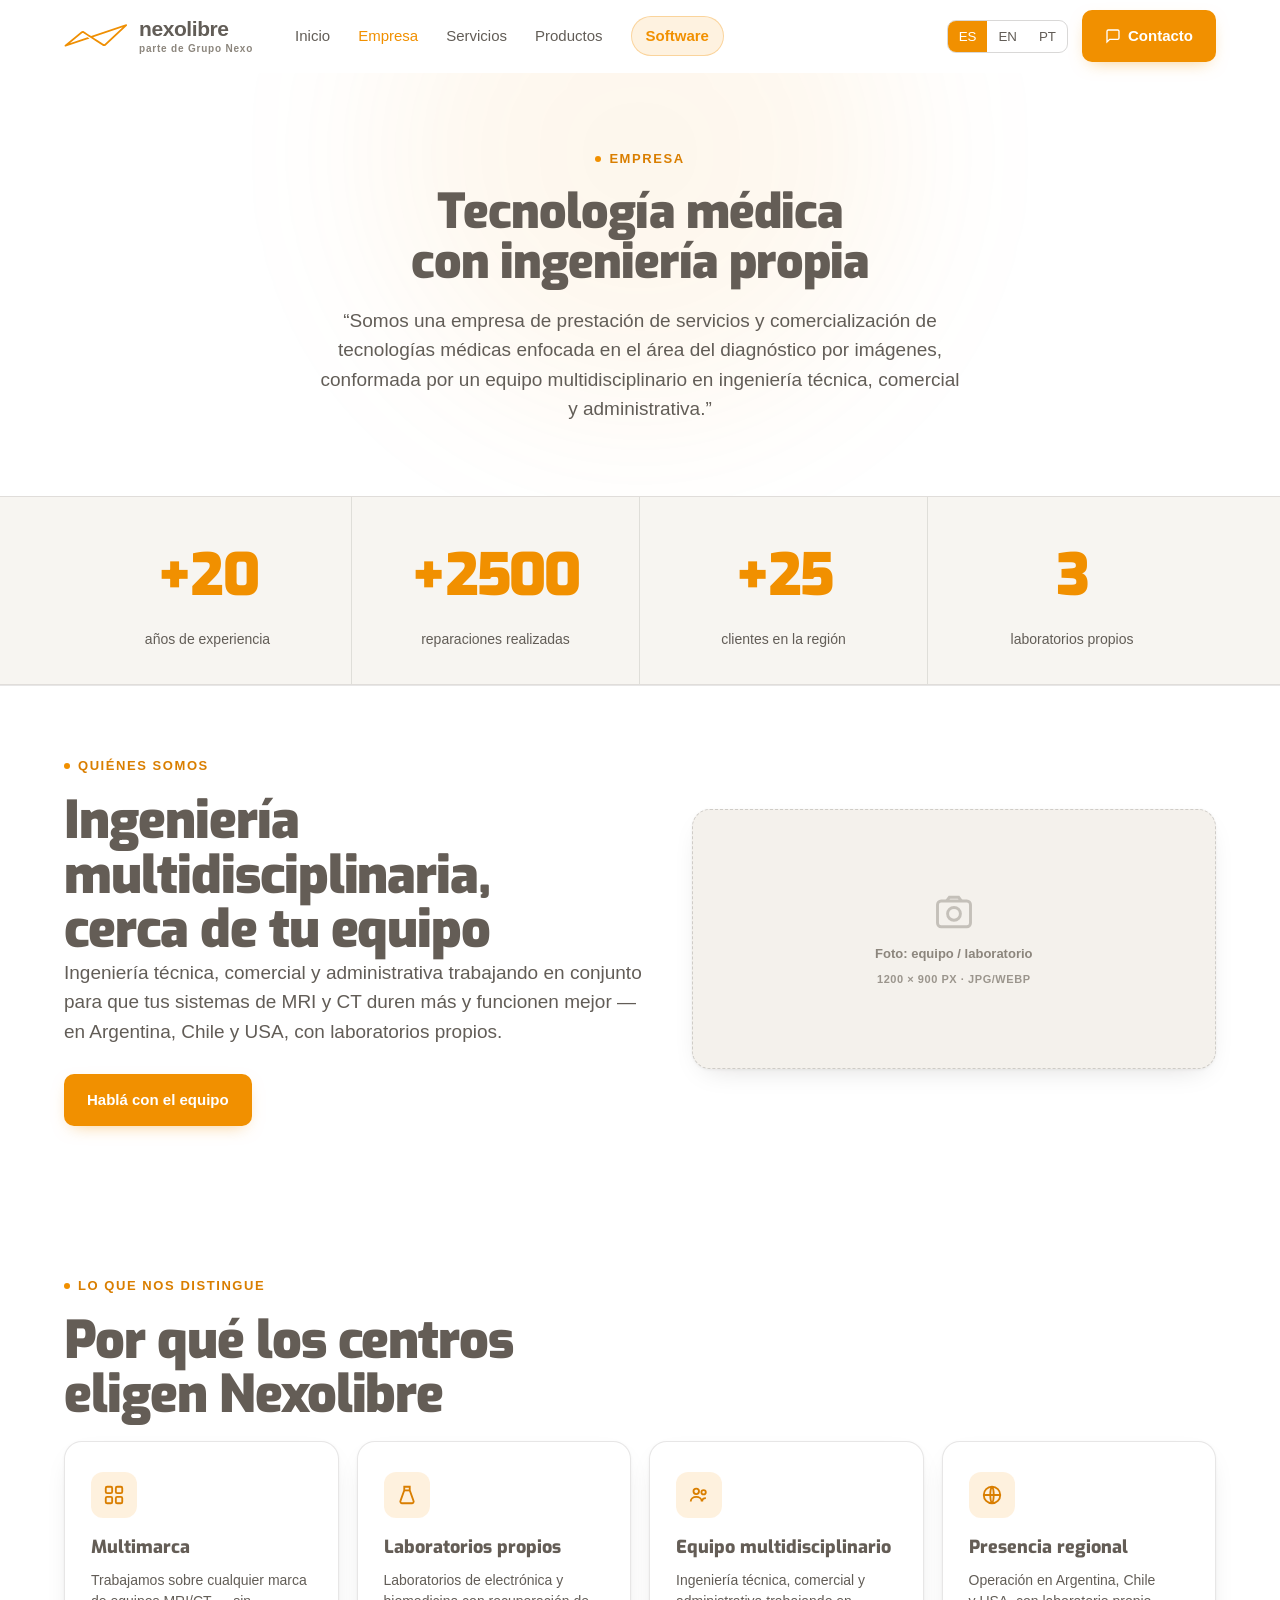
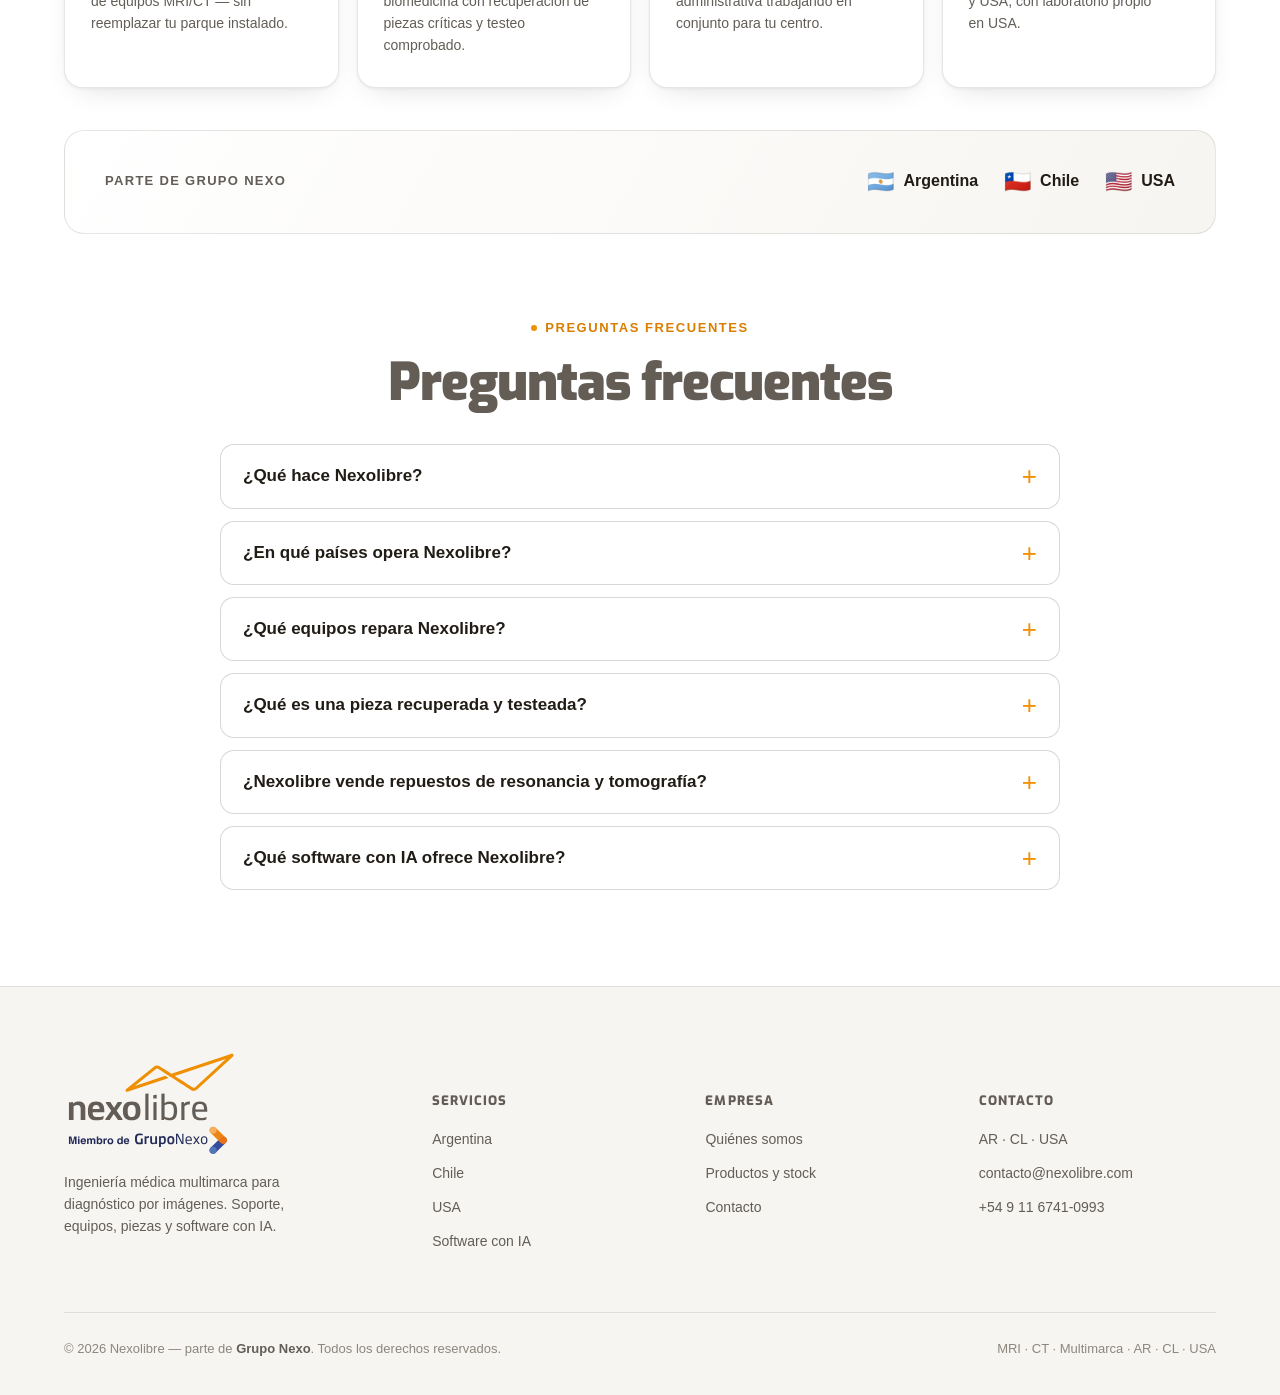
<file: empresa.html>
<!DOCTYPE html>
<html lang="es">
<head>
<meta charset="UTF-8" />
<meta name="viewport" content="width=device-width, initial-scale=1.0" />
<title>Empresa — Nexolibre | Ingeniería médica multimarca</title>
<meta name="description" content="Nexolibre es una empresa de servicios y comercialización de tecnologías médicas para diagnóstico por imágenes, con un equipo multidisciplinario y laboratorios propios en Argentina, Chile y USA." />
<link rel="icon" type="image/svg+xml" href="assets/favicon.svg" />
<link rel="preconnect" href="https://fonts.googleapis.com" />
<link rel="preconnect" href="https://fonts.gstatic.com" crossorigin />
<link href="https://fonts.googleapis.com/css2?family=Exo:wght@400;500;600;700;800;900&display=swap" rel="stylesheet" />
<link rel="stylesheet" href="styles.css" />
<!-- SEO/GEO inicio -->
<link rel="canonical" href="https://nexolibre.com/empresa.html" />
<meta name="robots" content="index, follow, max-image-preview:large, max-snippet:-1, max-video-preview:-1" />
<meta name="theme-color" content="#F19000" />
<meta name="author" content="Nexolibre" />
<link rel="alternate" hreflang="es" href="https://nexolibre.com/empresa.html" />
<link rel="alternate" hreflang="x-default" href="https://nexolibre.com/empresa.html" />
<meta property="og:type" content="website" />
<meta property="og:site_name" content="Nexolibre" />
<meta property="og:locale" content="es_AR" />
<meta property="og:locale:alternate" content="en_US" />
<meta property="og:locale:alternate" content="pt_BR" />
<meta property="og:title" content="Empresa — Nexolibre | Ingeniería médica multimarca" />
<meta property="og:description" content="Nexolibre es una empresa de servicios y comercialización de tecnologías médicas para diagnóstico por imágenes, con un equipo multidisciplinario y laboratorios propios en Argentina, Chile y USA." />
<meta property="og:url" content="https://nexolibre.com/empresa.html" />
<meta property="og:image" content="https://nexolibre.com/assets/og-image.png" />
<meta property="og:image:width" content="1200" />
<meta property="og:image:height" content="630" />
<meta property="og:image:alt" content="Nexolibre — Ingeniería médica multimarca MRI/CT y software con IA" />
<meta name="twitter:card" content="summary_large_image" />
<meta name="twitter:title" content="Empresa — Nexolibre | Ingeniería médica multimarca" />
<meta name="twitter:description" content="Nexolibre es una empresa de servicios y comercialización de tecnologías médicas para diagnóstico por imágenes, con un equipo multidisciplinario y laboratorios propios en Argentina, Chile y USA." />
<meta name="twitter:image" content="https://nexolibre.com/assets/og-image.png" />
<script type="application/ld+json">{"@context":"https://schema.org","@type":"Organization","@id":"https://nexolibre.com/#organization","name":"Nexolibre","alternateName":"Nexolibre — Grupo Nexo","url":"https://nexolibre.com/","logo":{"@type":"ImageObject","url":"https://nexolibre.com/assets/nexolibre-logo.png"},"image":"https://nexolibre.com/assets/og-image.png","description":"Ingeniería médica multimarca para diagnóstico por imágenes: soporte técnico MRI/CT, laboratorios propios de reparación con recuperación de piezas críticas, venta de equipos y software con inteligencia artificial.","parentOrganization":{"@type":"Organization","name":"Grupo Nexo"},"email":"contacto@nexolibre.com","telephone":"+5491167410993","areaServed":[{"@type":"Country","name":"Argentina"},{"@type":"Country","name":"Chile"},{"@type":"Country","name":"Estados Unidos"},{"@type":"Country","name":"Colombia"}],"contactPoint":[{"@type":"ContactPoint","telephone":"+5491167410993","email":"contacto@nexolibre.com","contactType":"sales","availableLanguage":["es","en","pt"]}],"knowsAbout":["Resonancia magnética (MRI)","Tomografía computada (CT)","Diagnóstico por imágenes","Bobinas MRI","Reparación de equipos médicos","Recuperación de piezas críticas","Módulos de RF y gradientes","Inyectores y fuentes de poder","Software con inteligencia artificial para radiología"],"sameAs":["https://www.linkedin.com/company/nexo-libre/","https://share.google/iyGj2og1TmS3GPTS4"]}</script>
<script type="application/ld+json">{"@context":"https://schema.org","@type":"BreadcrumbList","itemListElement":[{"@type":"ListItem","position":1,"name":"Inicio","item":"https://nexolibre.com/"},{"@type":"ListItem","position":2,"name":"Empresa","item":"https://nexolibre.com/empresa.html"}]}</script>
<!-- SEO/GEO fin -->
</head>
<body>

<!-- ============ HEADER ============ -->
<header id="header">
  <div class="wrap nav" id="nav">
    <a href="index.html" class="brand">
      <img class="logo-mark" src="assets/nexolibre-mark.svg" alt="Nexolibre" width="40" height="22" />
      <span class="brand-name">nexolibre<small data-en="part of Grupo Nexo" data-es="parte de Grupo Nexo" data-pt="parte do Grupo Nexo">parte de Grupo Nexo</small></span>
    </a>
    <nav class="nav-links">
      <a href="index.html" data-en="Home" data-es="Inicio" data-pt="Início">Inicio</a>
      <a href="empresa.html" class="active" data-en="Company" data-es="Empresa" data-pt="Empresa">Empresa</a>
      <a href="servicios.html" data-en="Services" data-es="Servicios" data-pt="Serviços">Servicios</a>
      <a href="productos.html" data-en="Products" data-es="Productos" data-pt="Produtos">Productos</a>
      <a href="software.html" class="nav-soft" data-en="Software" data-es="Software" data-pt="Software">Software</a>
    </nav>
    <div class="nav-right">
      <div class="lang" id="lang">
        <button data-lang="es" class="active">ES</button>
        <button data-lang="en">EN</button><button data-lang="pt">PT</button>
      </div>
      <a href="contacto.html" class="btn btn-primary nav-cta"><svg width="16" height="16" fill="none" stroke="currentColor" stroke-width="2" viewBox="0 0 24 24"><path d="M21 15a2 2 0 0 1-2 2H7l-4 4V5a2 2 0 0 1 2-2h14a2 2 0 0 1 2 2z"/></svg><span data-en="Contact" data-es="Contacto" data-pt="Contato">Contacto</span></a>
      <button class="burger" id="burger" aria-label="menu"><span></span><span></span><span></span></button>
    </div>
  </div>
</header>

<main id="top">

<!-- ============ SUBHERO ============ -->
<section class="subhero">
  <div class="glow" style="width:520px;height:520px;background:rgba(241,144,0,.20);top:-180px;left:50%;transform:translateX(-50%)"></div>
  <div class="wrap">
    <div class="eyebrow reveal" style="justify-content:center" data-en="Company" data-es="Empresa" data-pt="Empresa">Empresa</div>
    <h1 class="reveal" data-en="Medical technology with our own engineering" data-es="Tecnología médica con ingeniería propia" data-pt="Tecnologia médica com engenharia própria">Tecnología médica con ingeniería propia</h1>
    <p class="lead reveal" style="max-width:64ch" data-en="&ldquo;We are a company providing services and commercializing medical technologies focused on diagnostic imaging, made up of a multidisciplinary team in technical, commercial and administrative engineering.&rdquo;"
       data-es="&ldquo;Somos una empresa de prestación de servicios y comercialización de tecnologías médicas enfocada en el área del diagnóstico por imágenes, conformada por un equipo multidisciplinario en ingeniería técnica, comercial y administrativa.&rdquo;" data-pt="&ldquo;Somos uma empresa de prestação de serviços e comercialização de tecnologias médicas focada na área de diagnóstico por imagem, formada por uma equipe multidisciplinar em engenharia técnica, comercial e administrativa.&rdquo;">&ldquo;Somos una empresa de prestación de servicios y comercialización de tecnologías médicas enfocada en el área del diagnóstico por imágenes, conformada por un equipo multidisciplinario en ingeniería técnica, comercial y administrativa.&rdquo;</p>
  </div>
</section>

<!-- ============ STATS ============ -->
<section class="stats">
  <div class="wrap">
    <div class="stats-grid">
      <div class="stat reveal"><div class="num" data-count="20" data-prefix="+" data-suffix="">+20</div><div class="lbl" data-en="years of experience" data-es="años de experiencia" data-pt="anos de experiência">años de experiencia</div></div>
      <div class="stat reveal"><div class="num" data-count="2500" data-prefix="+" data-suffix="">+2500</div><div class="lbl" data-en="repairs completed" data-es="reparaciones realizadas" data-pt="reparos realizados">reparaciones realizadas</div></div>
      <div class="stat reveal"><div class="num" data-count="25" data-prefix="+" data-suffix="">+25</div><div class="lbl" data-en="clients in the region" data-es="clientes en la región" data-pt="clientes na região">clientes en la región</div></div>
      <div class="stat reveal"><div class="num" data-count="3" data-suffix="">3</div><div class="lbl" data-en="own laboratories" data-es="laboratorios propios" data-pt="laboratórios próprios">laboratorios propios</div></div>
    </div>
  </div>
</section>

<!-- ============ QUIÉNES SOMOS ============ -->
<section class="country">
  <div class="wrap">
    <div class="country-grid reveal">
      <div class="c-text">
        <div class="eyebrow" data-en="Who we are" data-es="Quiénes somos" data-pt="Quem somos">Quiénes somos</div>
        <h2 data-en="Multidisciplinary engineering, close to your equipment" data-es="Ingeniería multidisciplinaria, cerca de tu equipo" data-pt="Engenharia multidisciplinar, perto do seu equipamento">Ingeniería multidisciplinaria, cerca de tu equipo</h2>
        <p class="lead" data-en="Technical, commercial and administrative engineering working together so your MRI and CT systems run longer and better — across Argentina, Chile and the USA, with our own laboratories."
           data-es="Ingeniería técnica, comercial y administrativa trabajando en conjunto para que tus sistemas de MRI y CT duren más y funcionen mejor — en Argentina, Chile y USA, con laboratorios propios." data-pt="Engenharia técnica, comercial e administrativa trabalhando em conjunto para que os seus sistemas de MRI e CT durem mais e funcionem melhor — na Argentina, no Chile e nos EUA, com laboratórios próprios.">Ingeniería técnica, comercial y administrativa trabajando en conjunto para que tus sistemas de MRI y CT duren más y funcionen mejor — en Argentina, Chile y USA, con laboratorios propios.</p>
        <div style="margin-top:28px"><a href="contacto.html" class="btn btn-primary" data-en="Talk to our team" data-es="Hablá con el equipo" data-pt="Fale com a equipe">Hablá con el equipo</a></div>
      </div>
      <!-- NOTA: Reemplazar el placeholder por foto real del equipo / laboratorio. -->
      <div class="c-media"><div class="photo-ph"><div><svg class="ic" fill="none" stroke="currentColor" stroke-width="1.6" viewBox="0 0 24 24"><rect x="3" y="6" width="18" height="14" rx="2"/><circle cx="12" cy="13" r="3.5"/><path d="M8 6l1.5-2h5L16 6"/></svg><span data-en="Photo: team / laboratory" data-es="Foto: equipo / laboratorio" data-pt="Foto: equipe / laboratório">Foto: equipo / laboratorio</span><span class="ph-size">1200 × 900 px · JPG/WebP</span></div></div></div>
    </div>
  </div>
</section>

<!-- ============ VALORES ============ -->
<section class="trust">
  <div class="wrap">
    <div class="sec-head reveal">
      <div class="eyebrow" data-en="What sets us apart" data-es="Lo que nos distingue" data-pt="O que nos diferencia">Lo que nos distingue</div>
      <h2 data-en="Why centers choose Nexolibre" data-es="Por qué los centros eligen Nexolibre" data-pt="Por que os centros escolhem a Nexolibre">Por qué los centros eligen Nexolibre</h2>
    </div>
    <div class="trust-grid">
      <div class="tcard reveal">
        <div class="ti"><svg width="22" height="22" fill="none" stroke="currentColor" stroke-width="2" viewBox="0 0 24 24"><rect x="3" y="3" width="7" height="7" rx="1.5"/><rect x="14" y="3" width="7" height="7" rx="1.5"/><rect x="3" y="14" width="7" height="7" rx="1.5"/><rect x="14" y="14" width="7" height="7" rx="1.5"/></svg></div>
        <h4 data-en="Multivendor" data-es="Multimarca" data-pt="Multimarca">Multimarca</h4>
        <p data-en="We work on any MRI/CT equipment brand — no need to replace your installed base." data-es="Trabajamos sobre cualquier marca de equipos MRI/CT — sin reemplazar tu parque instalado." data-pt="Trabalhamos sobre qualquer marca de equipamentos MRI/CT — sem trocar o seu parque instalado.">Trabajamos sobre cualquier marca de equipos MRI/CT — sin reemplazar tu parque instalado.</p>
      </div>
      <div class="tcard reveal">
        <div class="ti"><svg width="22" height="22" fill="none" stroke="currentColor" stroke-width="2" viewBox="0 0 24 24"><path d="M9 3h6v4l4 11a2 2 0 0 1-2 3H7a2 2 0 0 1-2-3l4-11z"/><path d="M9 7h6"/></svg></div>
        <h4 data-en="In-house laboratories" data-es="Laboratorios propios" data-pt="Laboratórios próprios">Laboratorios propios</h4>
        <p data-en="Electronics and biomedical labs with recovery of critical parts and proven testing." data-es="Laboratorios de electrónica y biomedicina con recuperación de piezas críticas y testeo comprobado." data-pt="Laboratórios de eletrônica e biomedicina com recuperação de peças críticas e teste comprovado.">Laboratorios de electrónica y biomedicina con recuperación de piezas críticas y testeo comprobado.</p>
      </div>
      <div class="tcard reveal">
        <div class="ti"><svg width="22" height="22" fill="none" stroke="currentColor" stroke-width="2" viewBox="0 0 24 24"><circle cx="9" cy="8" r="3"/><circle cx="17" cy="9" r="2.4"/><path d="M3 19c0-3 2.7-5 6-5s6 2 6 5M15.5 19c0-2 1.6-3.6 4-3.6"/></svg></div>
        <h4 data-en="Multidisciplinary team" data-es="Equipo multidisciplinario" data-pt="Equipe multidisciplinar">Equipo multidisciplinario</h4>
        <p data-en="Technical, commercial and administrative engineering working together for your center." data-es="Ingeniería técnica, comercial y administrativa trabajando en conjunto para tu centro." data-pt="Engenharia técnica, comercial e administrativa trabalhando em conjunto para o seu centro.">Ingeniería técnica, comercial y administrativa trabajando en conjunto para tu centro.</p>
      </div>
      <div class="tcard reveal">
        <div class="ti"><svg width="22" height="22" fill="none" stroke="currentColor" stroke-width="2" viewBox="0 0 24 24"><circle cx="12" cy="12" r="9"/><path d="M3 12h18M12 3c2.5 2.5 2.5 15 0 18M12 3c-2.5 2.5-2.5 15 0 18"/></svg></div>
        <h4 data-en="Regional presence" data-es="Presencia regional" data-pt="Presença regional">Presencia regional</h4>
        <p data-en="Operations in Argentina, Chile and the USA, with a dedicated laboratory in the USA." data-es="Operación en Argentina, Chile y USA, con laboratorio propio en USA." data-pt="Operação na Argentina, no Chile e nos EUA, com laboratório próprio nos EUA.">Operación en Argentina, Chile y USA, con laboratorio propio en USA.</p>
      </div>
    </div>
    <div class="presence reveal">
      <div class="ph" data-en="Part of Grupo Nexo" data-es="Parte de Grupo Nexo" data-pt="Parte do Grupo Nexo">Parte de Grupo Nexo</div>
      <div class="flags">
        <div><span class="fg">🇦🇷</span> Argentina</div>
        <div><span class="fg">🇨🇱</span> Chile</div>
        <div><span class="fg">🇺🇸</span> USA</div>
      </div>
    </div>
  </div>
</section>

<!-- ============ FAQ (SEO/GEO) ============ -->
<section class="split" style="padding-top:0" id="faq">
  <div class="wrap">
    <div style="text-align:center;margin-bottom:34px">
      <div class="eyebrow" style="justify-content:center" data-en="FAQ" data-es="Preguntas frecuentes" data-pt="Perguntas frequentes">Preguntas frecuentes</div>
      <h2 class="reveal" data-en="Frequently asked questions" data-es="Preguntas frecuentes" data-pt="Perguntas frequentes">Preguntas frecuentes</h2>
    </div>
    <div class="faq reveal">
      <details>
        <summary data-en="What does Nexolibre do?" data-es="¿Qué hace Nexolibre?" data-pt="O que a Nexolibre faz?">¿Qué hace Nexolibre?</summary>
        <p data-en="Nexolibre is a multivendor medical engineering company for diagnostic imaging. We provide technical support and repair of MRI and CT equipment, we run our own labs that recover and test critical parts, we sell equipment and spare parts, and we represent AI software for radiology. We are part of Grupo Nexo." data-es="Nexolibre es una empresa de ingeniería médica multimarca para diagnóstico por imágenes. Brindamos soporte técnico y reparación de equipos MRI y CT, operamos laboratorios propios que recuperan y testean piezas críticas, vendemos equipos y repuestos, y representamos software con IA para radiología. Somos parte de Grupo Nexo." data-pt="A Nexolibre é uma empresa de engenharia médica multimarca para diagnóstico por imagem. Oferecemos suporte técnico e reparo de equipamentos de MRI e CT, operamos laboratórios próprios que recuperam e testam peças críticas, vendemos equipamentos e peças, e representamos software com IA para radiologia. Fazemos parte do Grupo Nexo.">Nexolibre es una empresa de ingeniería médica multimarca para diagnóstico por imágenes. Brindamos soporte técnico y reparación de equipos MRI y CT, operamos laboratorios propios que recuperan y testean piezas críticas, vendemos equipos y repuestos, y representamos software con IA para radiología. Somos parte de Grupo Nexo.</p>
      </details>
      <details>
        <summary data-en="In which countries does Nexolibre operate?" data-es="¿En qué países opera Nexolibre?" data-pt="Em quais países a Nexolibre atua?">¿En qué países opera Nexolibre?</summary>
        <p data-en="Nexolibre operates with local teams in Argentina, Chile and the United States for technical support, repair labs and sales. The AI software line is also available in Colombia." data-es="Nexolibre opera con equipos locales en Argentina, Chile y Estados Unidos para soporte técnico, laboratorios de reparación y comercialización. La línea de software con IA también está disponible en Colombia." data-pt="A Nexolibre atua com equipes locais na Argentina, no Chile e nos Estados Unidos para suporte técnico, laboratórios de reparo e vendas. A linha de software com IA também está disponível na Colômbia.">Nexolibre opera con equipos locales en Argentina, Chile y Estados Unidos para soporte técnico, laboratorios de reparación y comercialización. La línea de software con IA también está disponible en Colombia.</p>
      </details>
      <details>
        <summary data-en="What equipment does Nexolibre repair?" data-es="¿Qué equipos repara Nexolibre?" data-pt="Quais equipamentos a Nexolibre repara?">¿Qué equipos repara Nexolibre?</summary>
        <p data-en="We provide multivendor support and repair for MRI (magnetic resonance) and CT (computed tomography) systems, including coils, RF and gradient modules, power supplies and injectors, regardless of the equipment brand." data-es="Damos soporte y reparación multimarca de equipos de MRI (resonancia magnética) y CT (tomografía computada), incluyendo bobinas, módulos de RF y gradientes, fuentes de poder e inyectores, sin importar la marca del equipo." data-pt="Oferecemos suporte e reparo multimarca de equipamentos de MRI (ressonância magnética) e CT (tomografia computadorizada), incluindo bobinas, módulos de RF e gradientes, fontes de alimentação e injetores, independentemente da marca.">Damos soporte y reparación multimarca de equipos de MRI (resonancia magnética) y CT (tomografía computada), incluyendo bobinas, módulos de RF y gradientes, fuentes de poder e inyectores, sin importar la marca del equipo.</p>
      </details>
      <details>
        <summary data-en="What is a recovered and tested part?" data-es="¿Qué es una pieza recuperada y testeada?" data-pt="O que é uma peça recuperada e testada?">¿Qué es una pieza recuperada y testeada?</summary>
        <p data-en="It is a critical part — such as an MRI coil — that is repaired and restored in our own labs and then fully tested before delivery. Recovering a part instead of buying it new avoids equipment downtime and significantly reduces cost." data-es="Es una pieza crítica —por ejemplo una bobina de MRI— que reparamos y restauramos en nuestros laboratorios propios y luego testeamos por completo antes de entregarla. Recuperar una pieza en lugar de comprarla nueva evita el downtime del equipo y reduce fuertemente el costo." data-pt="É uma peça crítica —por exemplo, uma bobina de MRI— que reparamos e restauramos em nossos próprios laboratórios e depois testamos completamente antes da entrega. Recuperar uma peça em vez de comprá-la nova evita o downtime do equipamento e reduz bastante o custo.">Es una pieza crítica —por ejemplo una bobina de MRI— que reparamos y restauramos en nuestros laboratorios propios y luego testeamos por completo antes de entregarla. Recuperar una pieza en lugar de comprarla nueva evita el downtime del equipo y reduce fuertemente el costo.</p>
      </details>
      <details>
        <summary data-en="Does Nexolibre sell MRI and CT spare parts?" data-es="¿Nexolibre vende repuestos de resonancia y tomografía?" data-pt="A Nexolibre vende peças de MRI e CT?">¿Nexolibre vende repuestos de resonancia y tomografía?</summary>
        <p data-en="Yes. We keep a stock of recovered and tested MRI/CT parts — coils, RF and gradient modules, power supplies and injectors — searchable by brand, equipment model or part number in our online parts catalog." data-es="Sí. Mantenemos un stock de piezas MRI/CT recuperadas y testeadas —bobinas, módulos de RF y gradientes, fuentes de poder e inyectores— que se pueden buscar por marca, modelo de equipo o número de parte en nuestro catálogo de partes online." data-pt="Sim. Mantemos um estoque de peças de MRI/CT recuperadas e testadas —bobinas, módulos de RF e gradientes, fontes de alimentação e injetores— pesquisáveis por marca, modelo de equipamento ou número de peça em nosso catálogo de peças online.">Sí. Mantenemos un stock de piezas MRI/CT recuperadas y testeadas —bobinas, módulos de RF y gradientes, fuentes de poder e inyectores— que se pueden buscar por marca, modelo de equipo o número de parte en nuestro catálogo de partes online.</p>
      </details>
      <details>
        <summary data-en="What AI software does Nexolibre offer?" data-es="¿Qué software con IA ofrece Nexolibre?" data-pt="Qual software com IA a Nexolibre oferece?">¿Qué software con IA ofrece Nexolibre?</summary>
        <p data-en="We represent three AI solutions for diagnostic imaging: Gauss Connect (monitoring and management of the imaging department), RadDictate (AI-assisted radiology report dictation) and SubtleIA (AI image enhancement for MRI, CT and PET-CT, reducing dose and scan time)." data-es="Representamos tres soluciones con IA para diagnóstico por imágenes: Gauss Connect (monitoreo y gestión del área de imágenes), RadDictate (dictado de informes radiológicos asistido por IA) y SubtleIA (mejora de imagen con IA para MRI, CT y PET-CT, reduciendo dosis y tiempo de adquisición)." data-pt="Representamos três soluções com IA para diagnóstico por imagem: Gauss Connect (monitoramento e gestão da área de imagem), RadDictate (ditado de laudos radiológicos assistido por IA) e SubtleIA (melhoria de imagem com IA para MRI, CT e PET-CT, reduzindo dose e tempo de aquisição).">Representamos tres soluciones con IA para diagnóstico por imágenes: Gauss Connect (monitoreo y gestión del área de imágenes), RadDictate (dictado de informes radiológicos asistido por IA) y SubtleIA (mejora de imagen con IA para MRI, CT y PET-CT, reduciendo dosis y tiempo de adquisición).</p>
      </details>
    </div>
  </div>
</section>

<script type="application/ld+json">
{"@context":"https://schema.org","@type":"FAQPage","mainEntity":[
{"@type":"Question","name":"¿Qué hace Nexolibre?","acceptedAnswer":{"@type":"Answer","text":"Nexolibre es una empresa de ingeniería médica multimarca para diagnóstico por imágenes. Brindamos soporte técnico y reparación de equipos MRI y CT, operamos laboratorios propios que recuperan y testean piezas críticas, vendemos equipos y repuestos, y representamos software con IA para radiología. Somos parte de Grupo Nexo."}},
{"@type":"Question","name":"¿En qué países opera Nexolibre?","acceptedAnswer":{"@type":"Answer","text":"Nexolibre opera con equipos locales en Argentina, Chile y Estados Unidos para soporte técnico, laboratorios de reparación y comercialización. La línea de software con IA también está disponible en Colombia."}},
{"@type":"Question","name":"¿Qué equipos repara Nexolibre?","acceptedAnswer":{"@type":"Answer","text":"Damos soporte y reparación multimarca de equipos de MRI (resonancia magnética) y CT (tomografía computada), incluyendo bobinas, módulos de RF y gradientes, fuentes de poder e inyectores, sin importar la marca del equipo."}},
{"@type":"Question","name":"¿Qué es una pieza recuperada y testeada?","acceptedAnswer":{"@type":"Answer","text":"Es una pieza crítica —por ejemplo una bobina de MRI— que reparamos y restauramos en nuestros laboratorios propios y luego testeamos por completo antes de entregarla. Recuperar una pieza en lugar de comprarla nueva evita el downtime del equipo y reduce fuertemente el costo."}},
{"@type":"Question","name":"¿Nexolibre vende repuestos de resonancia y tomografía?","acceptedAnswer":{"@type":"Answer","text":"Sí. Mantenemos un stock de piezas MRI/CT recuperadas y testeadas —bobinas, módulos de RF y gradientes, fuentes de poder e inyectores— que se pueden buscar por marca, modelo de equipo o número de parte en nuestro catálogo de partes online."}},
{"@type":"Question","name":"¿Qué software con IA ofrece Nexolibre?","acceptedAnswer":{"@type":"Answer","text":"Representamos tres soluciones con IA para diagnóstico por imágenes: Gauss Connect (monitoreo y gestión del área de imágenes), RadDictate (dictado de informes radiológicos asistido por IA) y SubtleIA (mejora de imagen con IA para MRI, CT y PET-CT, reduciendo dosis y tiempo de adquisición)."}}
]}
</script>

</main>

<!-- ============ FOOTER ============ -->
<footer>
  <div class="wrap">
    <div class="foot-grid">
      <div class="foot-brand">
        <a href="index.html"><img class="foot-logo" src="assets/gruponexo.svg" alt="Grupo Nexo" /></a>
        <p data-en="Multivendor medical engineering for diagnostic imaging. Support, equipment, parts and AI software." data-es="Ingeniería médica multimarca para diagnóstico por imágenes. Soporte, equipos, piezas y software con IA." data-pt="Engenharia médica multimarca para diagnóstico por imagem. Suporte, equipamentos, peças e software com IA.">Ingeniería médica multimarca para diagnóstico por imágenes. Soporte, equipos, piezas y software con IA.</p>
      </div>
      <div class="foot-col">
        <h5 data-en="Services" data-es="Servicios" data-pt="Serviços">Servicios</h5>
        <a href="servicios.html#argentina">Argentina</a>
        <a href="servicios.html#chile">Chile</a>
        <a href="servicios.html#usa">USA</a>
        <a href="software.html" data-en="AI software" data-es="Software con IA" data-pt="Software com IA">Software con IA</a>
      </div>
      <div class="foot-col">
        <h5 data-en="Company" data-es="Empresa" data-pt="Empresa">Empresa</h5>
        <a href="empresa.html" data-en="About us" data-es="Quiénes somos" data-pt="Quem somos">Quiénes somos</a>
        <a href="productos.html" data-en="Products &amp; stock" data-es="Productos y stock" data-pt="Produtos e estoque">Productos y stock</a>
        <a href="contacto.html" data-en="Contact" data-es="Contacto" data-pt="Contato">Contacto</a>
      </div>
      <div class="foot-col">
        <h5 data-en="Contact" data-es="Contacto" data-pt="Contato">Contacto</h5>
        <a href="contacto.html" data-en="AR · CL · USA" data-es="AR · CL · USA">AR · CL · USA</a>
        <a href="mailto:contacto@nexolibre.com">contacto@nexolibre.com</a>
        <a href="https://wa.me/5491167410993" target="_blank" rel="noopener">+54 9 11 6741-0993</a>
      </div>
    </div>
    <div class="foot-bottom">
      <div class="holding" data-en="© 2026 Nexolibre — part of <b>Grupo Nexo</b>. All rights reserved." data-es="© 2026 Nexolibre — parte de <b>Grupo Nexo</b>. Todos los derechos reservados." data-pt="© 2026 Nexolibre — parte do <b>Grupo Nexo</b>. Todos os direitos reservados.">© 2026 Nexolibre — parte de <b>Grupo Nexo</b>. Todos los derechos reservados.</div>
      <div data-en="MRI · CT · Multivendor · AR · CL · USA" data-es="MRI · CT · Multimarca · AR · CL · USA" data-pt="MRI · CT · Multimarca · AR · CL · USA">MRI · CT · Multimarca · AR · CL · USA</div>
    </div>
  </div>
</footer>

<script src="app.js"></script>
</body>
</html>
</file>
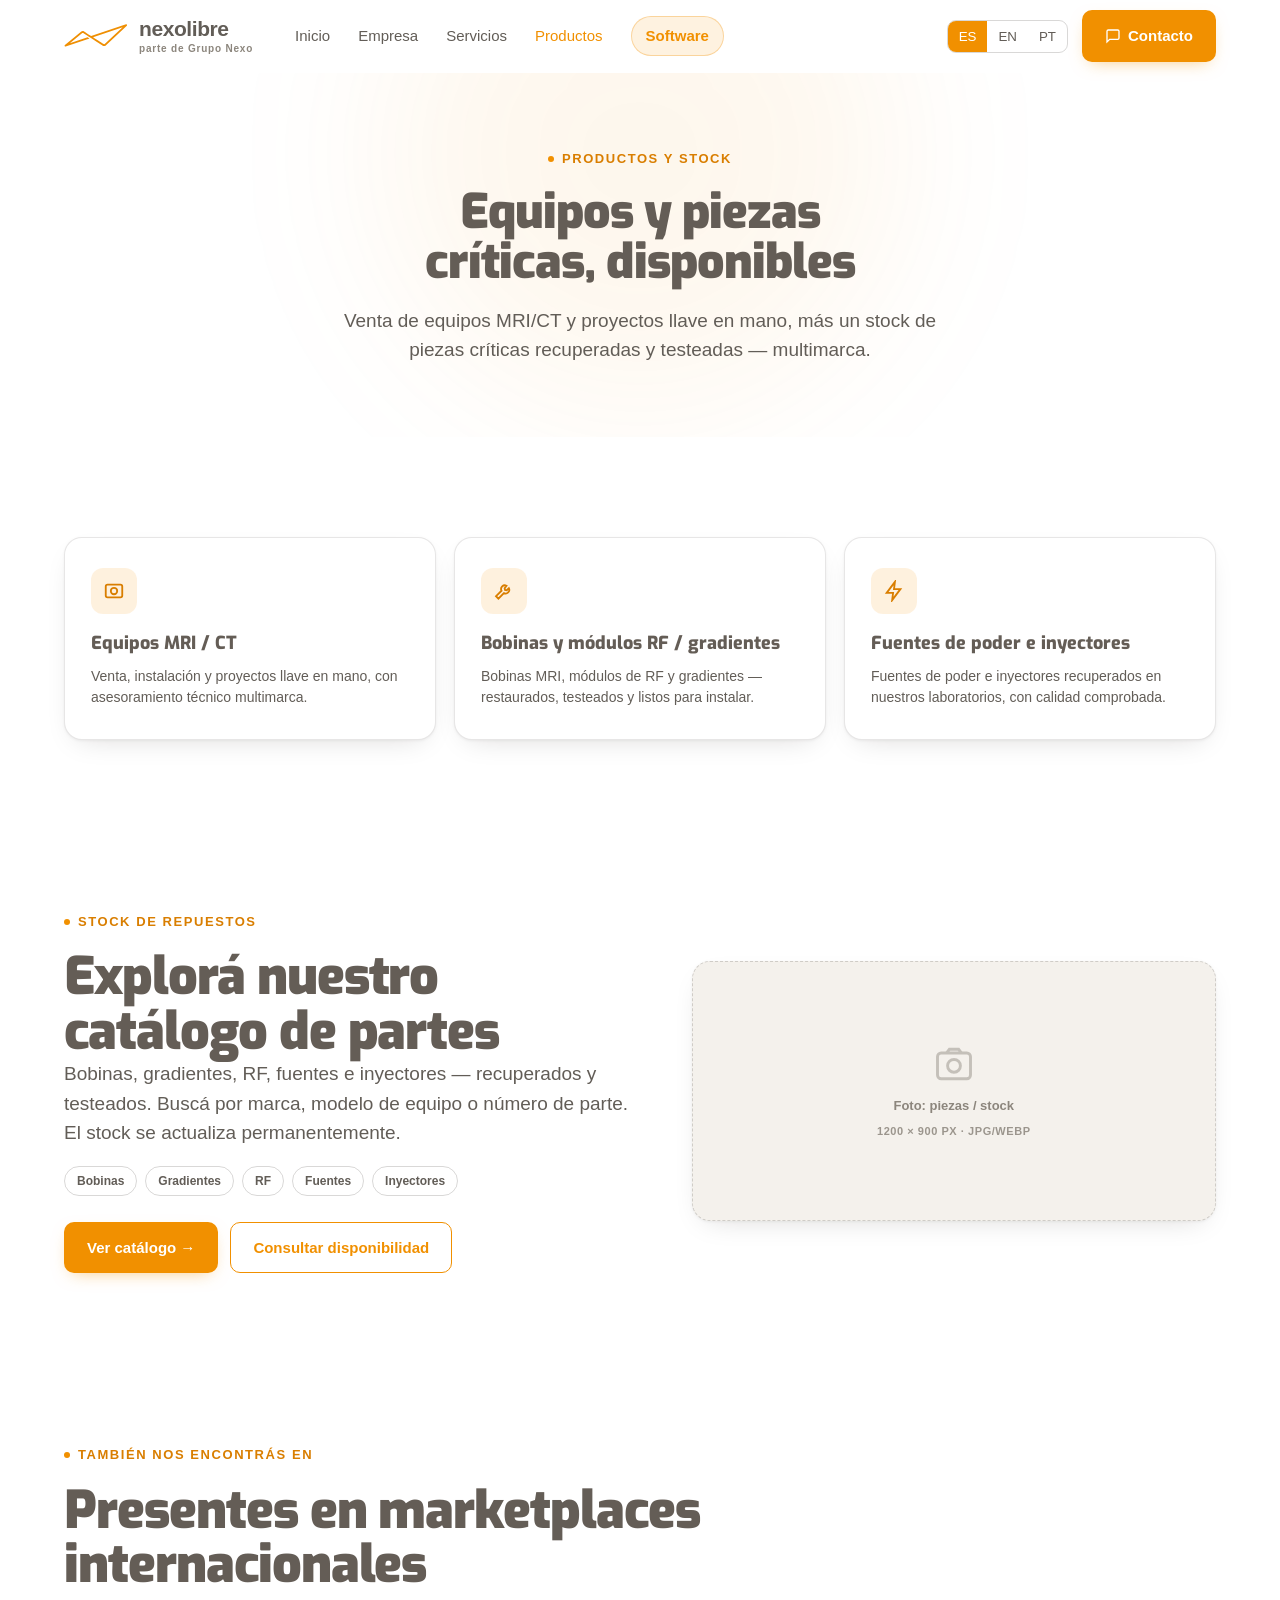
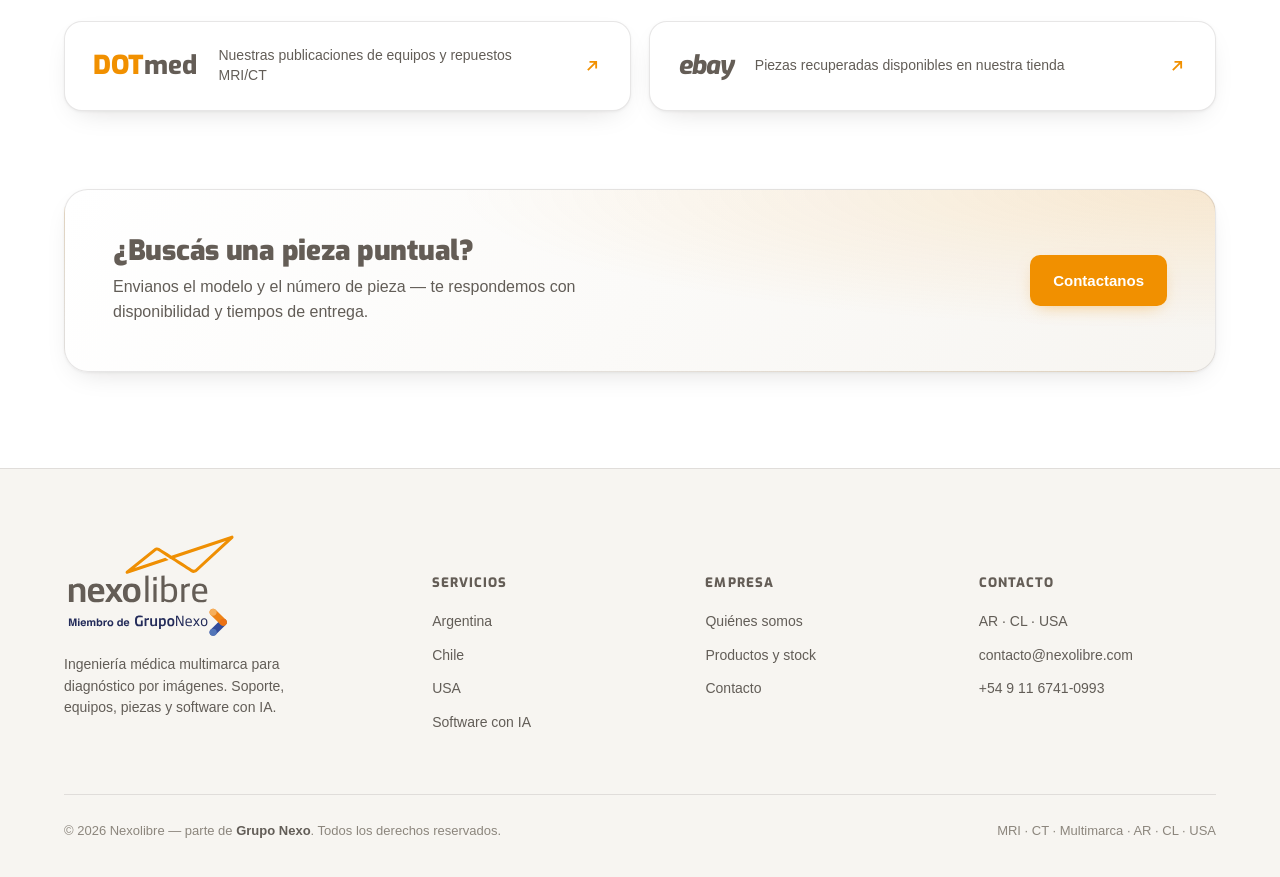
<file: productos.html>
<!DOCTYPE html>
<html lang="es">
<head>
<meta charset="UTF-8" />
<meta name="viewport" content="width=device-width, initial-scale=1.0" />
<title>Productos y stock — Nexolibre | Equipos MRI/CT y repuestos</title>
<meta name="description" content="Venta de equipos MRI/CT, proyectos llave en mano y stock de piezas críticas recuperadas: bobinas, módulos de RF y gradientes, fuentes de poder e inyectores. Multimarca." />
<link rel="icon" type="image/svg+xml" href="assets/favicon.svg" />
<link rel="preconnect" href="https://fonts.googleapis.com" />
<link rel="preconnect" href="https://fonts.gstatic.com" crossorigin />
<link href="https://fonts.googleapis.com/css2?family=Exo:wght@400;500;600;700;800;900&display=swap" rel="stylesheet" />
<link rel="stylesheet" href="styles.css" />
<!-- SEO/GEO inicio -->
<link rel="canonical" href="https://nexolibre.com/productos.html" />
<meta name="robots" content="index, follow, max-image-preview:large, max-snippet:-1, max-video-preview:-1" />
<meta name="theme-color" content="#F19000" />
<meta name="author" content="Nexolibre" />
<link rel="alternate" hreflang="es" href="https://nexolibre.com/productos.html" />
<link rel="alternate" hreflang="x-default" href="https://nexolibre.com/productos.html" />
<meta property="og:type" content="website" />
<meta property="og:site_name" content="Nexolibre" />
<meta property="og:locale" content="es_AR" />
<meta property="og:locale:alternate" content="en_US" />
<meta property="og:locale:alternate" content="pt_BR" />
<meta property="og:title" content="Productos y stock — Nexolibre | Equipos MRI/CT y repuestos" />
<meta property="og:description" content="Venta de equipos MRI/CT, proyectos llave en mano y stock de piezas críticas recuperadas: bobinas, módulos de RF y gradientes, fuentes de poder e inyectores. Multimarca." />
<meta property="og:url" content="https://nexolibre.com/productos.html" />
<meta property="og:image" content="https://nexolibre.com/assets/og-image.png" />
<meta property="og:image:width" content="1200" />
<meta property="og:image:height" content="630" />
<meta property="og:image:alt" content="Nexolibre — Ingeniería médica multimarca MRI/CT y software con IA" />
<meta name="twitter:card" content="summary_large_image" />
<meta name="twitter:title" content="Productos y stock — Nexolibre | Equipos MRI/CT y repuestos" />
<meta name="twitter:description" content="Venta de equipos MRI/CT, proyectos llave en mano y stock de piezas críticas recuperadas: bobinas, módulos de RF y gradientes, fuentes de poder e inyectores. Multimarca." />
<meta name="twitter:image" content="https://nexolibre.com/assets/og-image.png" />
<script type="application/ld+json">{"@context":"https://schema.org","@type":"Organization","@id":"https://nexolibre.com/#organization","name":"Nexolibre","alternateName":"Nexolibre — Grupo Nexo","url":"https://nexolibre.com/","logo":{"@type":"ImageObject","url":"https://nexolibre.com/assets/nexolibre-logo.png"},"image":"https://nexolibre.com/assets/og-image.png","description":"Ingeniería médica multimarca para diagnóstico por imágenes: soporte técnico MRI/CT, laboratorios propios de reparación con recuperación de piezas críticas, venta de equipos y software con inteligencia artificial.","parentOrganization":{"@type":"Organization","name":"Grupo Nexo"},"email":"contacto@nexolibre.com","telephone":"+5491167410993","areaServed":[{"@type":"Country","name":"Argentina"},{"@type":"Country","name":"Chile"},{"@type":"Country","name":"Estados Unidos"},{"@type":"Country","name":"Colombia"}],"contactPoint":[{"@type":"ContactPoint","telephone":"+5491167410993","email":"contacto@nexolibre.com","contactType":"sales","availableLanguage":["es","en","pt"]}],"knowsAbout":["Resonancia magnética (MRI)","Tomografía computada (CT)","Diagnóstico por imágenes","Bobinas MRI","Reparación de equipos médicos","Recuperación de piezas críticas","Módulos de RF y gradientes","Inyectores y fuentes de poder","Software con inteligencia artificial para radiología"]}</script>
<script type="application/ld+json">{"@context":"https://schema.org","@type":"BreadcrumbList","itemListElement":[{"@type":"ListItem","position":1,"name":"Inicio","item":"https://nexolibre.com/"},{"@type":"ListItem","position":2,"name":"Productos","item":"https://nexolibre.com/productos.html"}]}</script>
<!-- SEO/GEO fin -->
</head>
<body>

<!-- ============ HEADER ============ -->
<header id="header">
  <div class="wrap nav" id="nav">
    <a href="index.html" class="brand">
      <img class="logo-mark" src="assets/nexolibre-mark.svg" alt="Nexolibre" width="40" height="22" />
      <span class="brand-name">nexolibre<small data-en="part of Grupo Nexo" data-es="parte de Grupo Nexo" data-pt="parte do Grupo Nexo">parte de Grupo Nexo</small></span>
    </a>
    <nav class="nav-links">
      <a href="index.html" data-en="Home" data-es="Inicio" data-pt="Início">Inicio</a>
      <a href="empresa.html" data-en="Company" data-es="Empresa" data-pt="Empresa">Empresa</a>
      <a href="servicios.html" data-en="Services" data-es="Servicios" data-pt="Serviços">Servicios</a>
      <a href="productos.html" class="active" data-en="Products" data-es="Productos" data-pt="Produtos">Productos</a>
      <a href="software.html" class="nav-soft" data-en="Software" data-es="Software" data-pt="Software">Software</a>
    </nav>
    <div class="nav-right">
      <div class="lang" id="lang">
        <button data-lang="es" class="active">ES</button>
        <button data-lang="en">EN</button><button data-lang="pt">PT</button>
      </div>
      <a href="contacto.html" class="btn btn-primary nav-cta"><svg width="16" height="16" fill="none" stroke="currentColor" stroke-width="2" viewBox="0 0 24 24"><path d="M21 15a2 2 0 0 1-2 2H7l-4 4V5a2 2 0 0 1 2-2h14a2 2 0 0 1 2 2z"/></svg><span data-en="Contact" data-es="Contacto" data-pt="Contato">Contacto</span></a>
      <button class="burger" id="burger" aria-label="menu"><span></span><span></span><span></span></button>
    </div>
  </div>
</header>

<main id="top">

<!-- ============ SUBHERO ============ -->
<section class="subhero">
  <div class="glow" style="width:520px;height:520px;background:rgba(241,144,0,.20);top:-180px;left:50%;transform:translateX(-50%)"></div>
  <div class="wrap">
    <div class="eyebrow reveal" style="justify-content:center" data-en="Products &amp; stock" data-es="Productos y stock" data-pt="Produtos e estoque">Productos y stock</div>
    <h1 class="reveal" data-en="Equipment and critical parts, ready" data-es="Equipos y piezas críticas, disponibles" data-pt="Equipamentos e peças críticas, disponíveis">Equipos y piezas críticas, disponibles</h1>
    <p class="lead reveal" style="max-width:60ch" data-en="MRI/CT equipment sales and turnkey projects, plus a stock of recovered and tested critical parts — multivendor."
       data-es="Venta de equipos MRI/CT y proyectos llave en mano, más un stock de piezas críticas recuperadas y testeadas — multimarca." data-pt="Venda de equipamentos MRI/CT e projetos turnkey, mais um estoque de peças críticas recuperadas e testadas — multimarca.">Venta de equipos MRI/CT y proyectos llave en mano, más un stock de piezas críticas recuperadas y testeadas — multimarca.</p>
  </div>
</section>

<!-- ============ CATEGORÍAS ============ -->
<section class="products">
  <div class="wrap">
    <div class="grid-3">
      <div class="tcard reveal">
        <div class="ti"><svg width="22" height="22" fill="none" stroke="currentColor" stroke-width="2" viewBox="0 0 24 24"><rect x="3" y="5" width="18" height="14" rx="2"/><circle cx="12" cy="12" r="3.5"/></svg></div>
        <h4 data-en="MRI / CT equipment" data-es="Equipos MRI / CT" data-pt="Equipamentos MRI / CT">Equipos MRI / CT</h4>
        <p data-en="Sale, installation and turnkey projects, with multivendor technical advisory." data-es="Venta, instalación y proyectos llave en mano, con asesoramiento técnico multimarca." data-pt="Venda, instalação e projetos turnkey, com assessoria técnica multimarca.">Venta, instalación y proyectos llave en mano, con asesoramiento técnico multimarca.</p>
      </div>
      <div class="tcard reveal">
        <div class="ti"><svg width="22" height="22" fill="none" stroke="currentColor" stroke-width="2" viewBox="0 0 24 24"><path d="M14.7 6.3a4 4 0 0 0-5.4 5.4l-6 6 2.6 2.6 6-6a4 4 0 0 0 5.4-5.4l-2.3 2.3-1.9-.4-.4-1.9z"/></svg></div>
        <h4 data-en="Coils &amp; RF / gradient modules" data-es="Bobinas y módulos RF / gradientes" data-pt="Bobinas e módulos RF / gradientes">Bobinas y módulos RF / gradientes</h4>
        <p data-en="MRI coils, RF and gradient modules — restored, tested and ready to install." data-es="Bobinas MRI, módulos de RF y gradientes — restaurados, testeados y listos para instalar." data-pt="Bobinas MRI, módulos de RF e gradientes — restaurados, testados e prontos para instalar.">Bobinas MRI, módulos de RF y gradientes — restaurados, testeados y listos para instalar.</p>
      </div>
      <div class="tcard reveal">
        <div class="ti"><svg width="22" height="22" fill="none" stroke="currentColor" stroke-width="2" viewBox="0 0 24 24"><path d="M13 2L4 14h7l-1 8 9-12h-7z"/></svg></div>
        <h4 data-en="Power supplies &amp; injectors" data-es="Fuentes de poder e inyectores" data-pt="Fontes de alimentação e injetores">Fuentes de poder e inyectores</h4>
        <p data-en="Power supplies and injectors recovered in our labs, with proven quality." data-es="Fuentes de poder e inyectores recuperados en nuestros laboratorios, con calidad comprobada." data-pt="Fontes de alimentação e injetores recuperados em nossos laboratórios, com qualidade comprovada.">Fuentes de poder e inyectores recuperados en nuestros laboratorios, con calidad comprobada.</p>
      </div>
    </div>
  </div>
</section>

<!-- ============ STOCK ============ -->
<section class="split">
  <div class="wrap">
    <div class="country-grid reveal">
      <div class="c-text">
        <div class="eyebrow" data-en="Parts stock" data-es="Stock de repuestos" data-pt="Estoque de peças">Stock de repuestos</div>
        <h2 data-en="Browse our parts catalog" data-es="Explorá nuestro catálogo de partes" data-pt="Explore o nosso catálogo de peças">Explorá nuestro catálogo de partes</h2>
        <p class="lead" data-en="Coils, gradients, RF, power supplies and injectors — recovered and bench-tested. Search by brand, equipment model or part number. Our stock is updated continuously."
           data-es="Bobinas, gradientes, RF, fuentes e inyectores — recuperados y testeados. Buscá por marca, modelo de equipo o número de parte. El stock se actualiza permanentemente." data-pt="Bobinas, gradientes, RF, fontes e injetores — recuperados e testados. Busque por marca, modelo de equipamento ou número de peça. O estoque é atualizado permanentemente.">Bobinas, gradientes, RF, fuentes e inyectores — recuperados y testeados. Buscá por marca, modelo de equipo o número de parte. El stock se actualiza permanentemente.</p>
        <div class="pchips" style="margin-top:18px">
          <span class="chip" data-en="Coils" data-es="Bobinas" data-pt="Bobinas">Bobinas</span><span class="chip" data-en="Gradients" data-es="Gradientes" data-pt="Gradientes">Gradientes</span><span class="chip">RF</span><span class="chip" data-en="Power supplies" data-es="Fuentes" data-pt="Fontes">Fuentes</span><span class="chip" data-en="Injectors" data-es="Inyectores" data-pt="Injetores">Inyectores</span>
        </div>
        <div style="margin-top:26px;display:flex;gap:12px;flex-wrap:wrap"><a href="catalogo.html" class="btn btn-primary" data-en="View catalog →" data-es="Ver catálogo →" data-pt="Ver catálogo →">Ver catálogo →</a><a href="contacto.html" class="btn btn-ghost" data-en="Check availability" data-es="Consultar disponibilidad" data-pt="Consultar disponibilidade">Consultar disponibilidad</a></div>
      </div>
      <!-- NOTA: Reemplazar el placeholder por foto real de piezas / stock. -->
      <div class="c-media"><div class="photo-ph"><div><svg class="ic" fill="none" stroke="currentColor" stroke-width="1.6" viewBox="0 0 24 24"><rect x="3" y="6" width="18" height="14" rx="2"/><circle cx="12" cy="13" r="3.5"/><path d="M8 6l1.5-2h5L16 6"/></svg><span data-en="Photo: parts / stock" data-es="Foto: piezas / stock" data-pt="Foto: peças / estoque">Foto: piezas / stock</span><span class="ph-size">1200 × 900 px · JPG/WebP</span></div></div></div>
    </div>
  </div>
</section>

<!-- ============ CTA ============ -->
<!-- ============ MARKETPLACES ============ -->
<!-- NOTA: Reemplazar los wordmarks por los logos oficiales (assets/dotmed.svg, assets/ebay.svg) y por las URLs reales de tus tiendas. -->
<section class="products" style="padding-bottom:0">
  <div class="wrap">
    <div class="sec-head reveal">
      <div class="eyebrow" data-en="Also find us on" data-es="También nos encontrás en" data-pt="Você também nos encontra em">También nos encontrás en</div>
      <h2 data-en="Present on international marketplaces" data-es="Presentes en marketplaces internacionales" data-pt="Presentes em marketplaces internacionais">Presentes en marketplaces internacionales</h2>
    </div>
    <div class="market-grid">
      <a class="market-card reveal" href="https://www.dotmed.com" target="_blank" rel="noopener">
        <span class="mk-logo"><b>DOT</b>med</span>
        <span class="mk-text" data-en="Our listings of MRI/CT equipment &amp; parts" data-es="Nuestras publicaciones de equipos y repuestos MRI/CT" data-pt="Nossos anúncios de equipamentos e peças MRI/CT">Nuestras publicaciones de equipos y repuestos MRI/CT</span>
        <svg class="mk-arrow" width="20" height="20" fill="none" stroke="currentColor" stroke-width="2.2" viewBox="0 0 24 24"><path d="M7 17L17 7M9 7h8v8"/></svg>
      </a>
      <a class="market-card reveal" href="https://www.ebay.com" target="_blank" rel="noopener">
        <span class="mk-logo mk-ebay">ebay</span>
        <span class="mk-text" data-en="Recovered parts available in our store" data-es="Piezas recuperadas disponibles en nuestra tienda" data-pt="Peças recuperadas disponíveis na nossa loja">Piezas recuperadas disponibles en nuestra tienda</span>
        <svg class="mk-arrow" width="20" height="20" fill="none" stroke="currentColor" stroke-width="2.2" viewBox="0 0 24 24"><path d="M7 17L17 7M9 7h8v8"/></svg>
      </a>
    </div>
  </div>
</section>

<section class="split" style="padding-top:48px">
  <div class="wrap">
    <div class="ctaband reveal">
      <div class="cta-inner">
        <div>
          <h3 data-en="Looking for a specific part?" data-es="¿Buscás una pieza puntual?" data-pt="Procurando uma peça específica?">¿Buscás una pieza puntual?</h3>
          <p data-en="Send us the model and the part number — we'll get back to you with availability and lead time." data-es="Envianos el modelo y el número de pieza — te respondemos con disponibilidad y tiempos de entrega." data-pt="Envie o modelo e o número da peça — respondemos com disponibilidade e prazos de entrega.">Envianos el modelo y el número de pieza — te respondemos con disponibilidad y tiempos de entrega.</p>
        </div>
        <a href="contacto.html" class="btn btn-primary" data-en="Contact us" data-es="Contactanos" data-pt="Fale conosco">Contactanos</a>
      </div>
    </div>
  </div>
</section>

</main>

<!-- ============ FOOTER ============ -->
<footer>
  <div class="wrap">
    <div class="foot-grid">
      <div class="foot-brand">
        <a href="index.html"><img class="foot-logo" src="assets/gruponexo.svg" alt="Grupo Nexo" /></a>
        <p data-en="Multivendor medical engineering for diagnostic imaging. Support, equipment, parts and AI software." data-es="Ingeniería médica multimarca para diagnóstico por imágenes. Soporte, equipos, piezas y software con IA." data-pt="Engenharia médica multimarca para diagnóstico por imagem. Suporte, equipamentos, peças e software com IA.">Ingeniería médica multimarca para diagnóstico por imágenes. Soporte, equipos, piezas y software con IA.</p>
      </div>
      <div class="foot-col">
        <h5 data-en="Services" data-es="Servicios" data-pt="Serviços">Servicios</h5>
        <a href="servicios.html#argentina">Argentina</a>
        <a href="servicios.html#chile">Chile</a>
        <a href="servicios.html#usa">USA</a>
        <a href="software.html" data-en="AI software" data-es="Software con IA" data-pt="Software com IA">Software con IA</a>
      </div>
      <div class="foot-col">
        <h5 data-en="Company" data-es="Empresa" data-pt="Empresa">Empresa</h5>
        <a href="empresa.html" data-en="About us" data-es="Quiénes somos" data-pt="Quem somos">Quiénes somos</a>
        <a href="productos.html" data-en="Products &amp; stock" data-es="Productos y stock" data-pt="Produtos e estoque">Productos y stock</a>
        <a href="contacto.html" data-en="Contact" data-es="Contacto" data-pt="Contato">Contacto</a>
      </div>
      <div class="foot-col">
        <h5 data-en="Contact" data-es="Contacto" data-pt="Contato">Contacto</h5>
        <a href="contacto.html" data-en="AR · CL · USA" data-es="AR · CL · USA">AR · CL · USA</a>
        <a href="mailto:contacto@nexolibre.com">contacto@nexolibre.com</a>
        <a href="https://wa.me/5491167410993" target="_blank" rel="noopener">+54 9 11 6741-0993</a>
      </div>
    </div>
    <div class="foot-bottom">
      <div class="holding" data-en="© 2026 Nexolibre — part of <b>Grupo Nexo</b>. All rights reserved." data-es="© 2026 Nexolibre — parte de <b>Grupo Nexo</b>. Todos los derechos reservados." data-pt="© 2026 Nexolibre — parte do <b>Grupo Nexo</b>. Todos os direitos reservados.">© 2026 Nexolibre — parte de <b>Grupo Nexo</b>. Todos los derechos reservados.</div>
      <div data-en="MRI · CT · Multivendor · AR · CL · USA" data-es="MRI · CT · Multimarca · AR · CL · USA" data-pt="MRI · CT · Multimarca · AR · CL · USA">MRI · CT · Multimarca · AR · CL · USA</div>
    </div>
  </div>
</footer>

<script src="app.js"></script>
</body>
</html>
</file>
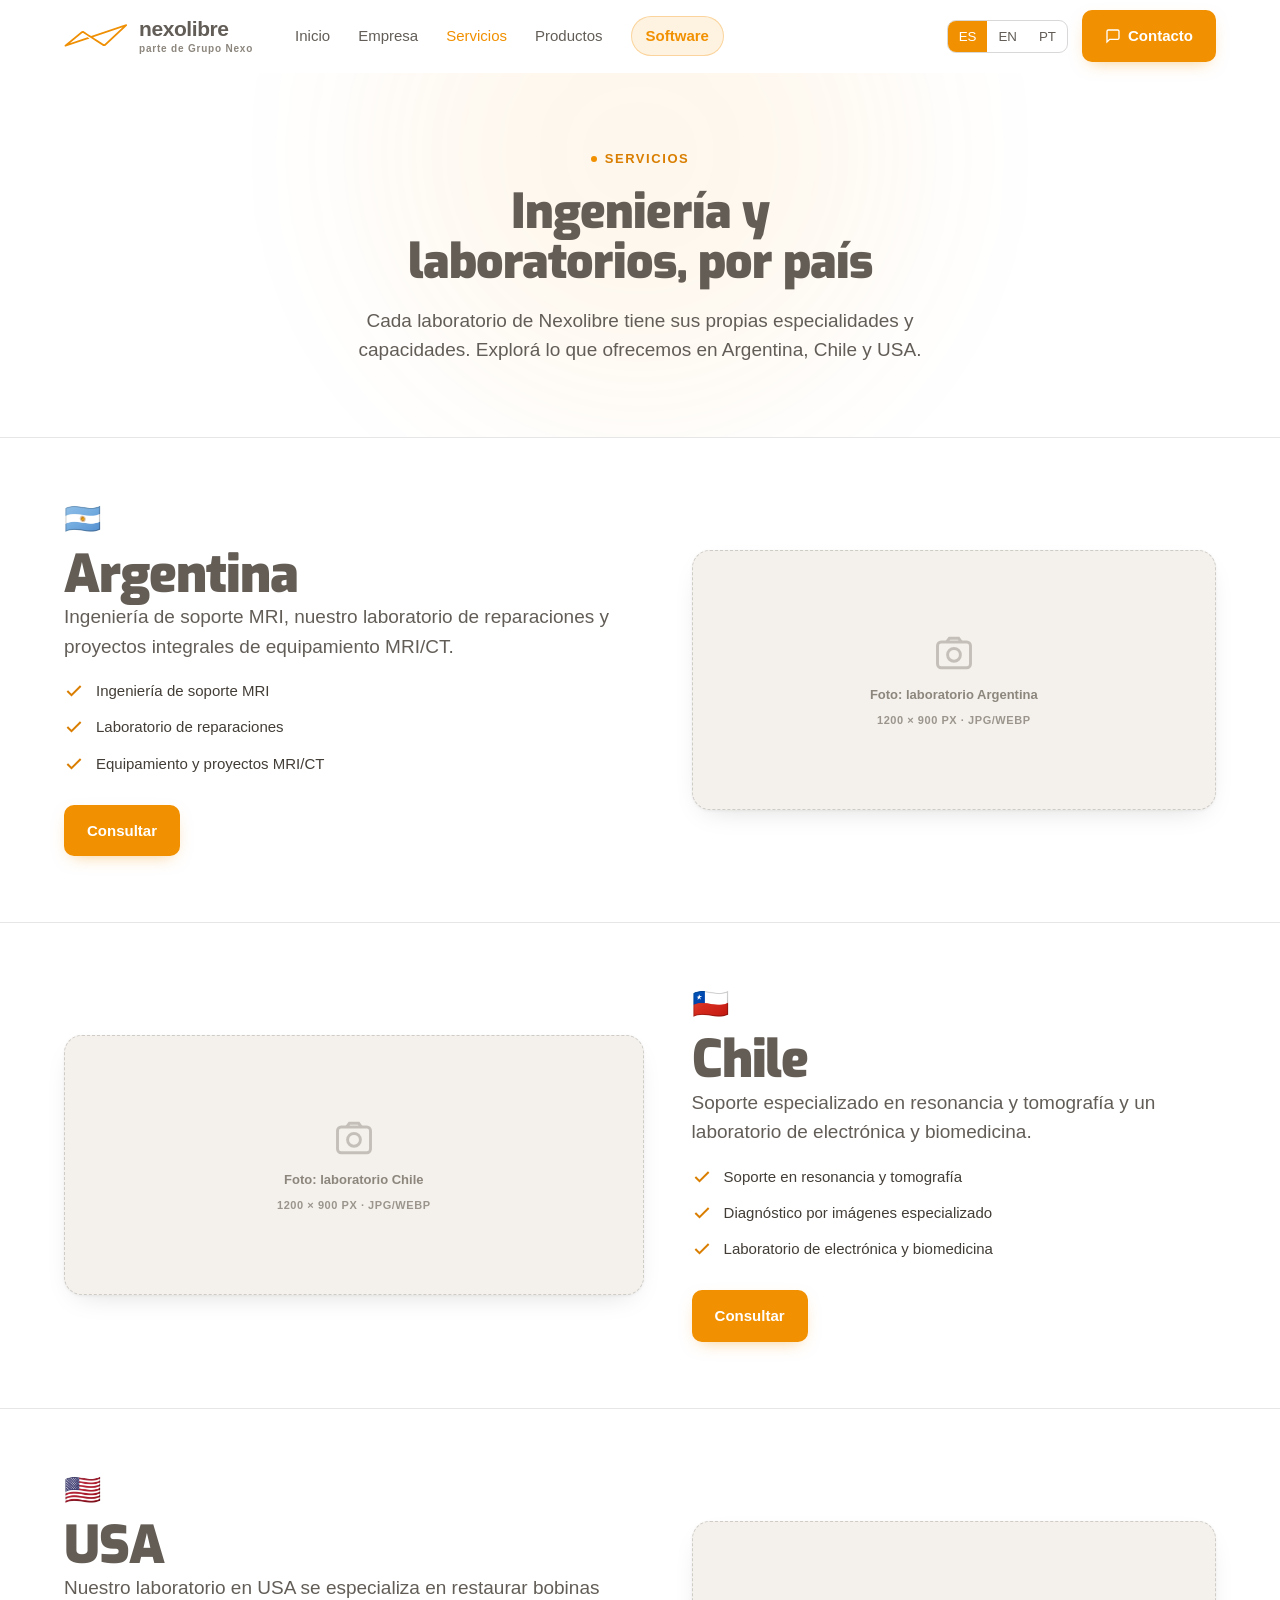
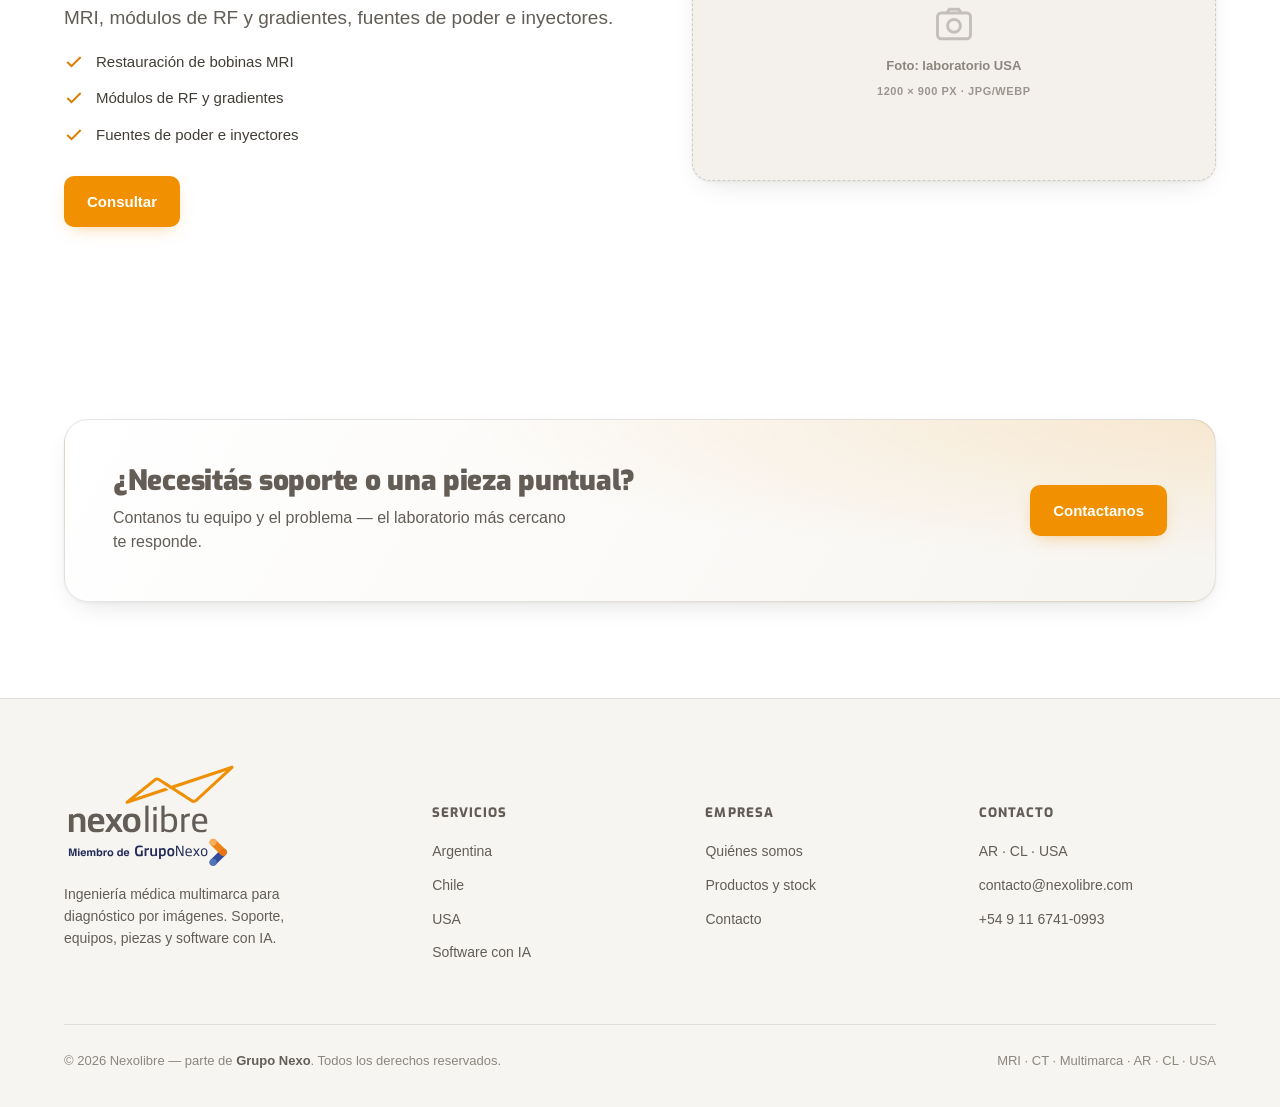
<file: servicios.html>
<!DOCTYPE html>
<html lang="es">
<head>
<meta charset="UTF-8" />
<meta name="viewport" content="width=device-width, initial-scale=1.0" />
<title>Servicios por país — Nexolibre | Ingeniería y laboratorios MRI/CT</title>
<meta name="description" content="Servicios de ingeniería y laboratorios de Nexolibre en Argentina, Chile y USA: soporte MRI/CT, reparaciones, restauración de bobinas, módulos de RF y gradientes, fuentes e inyectores." />
<link rel="icon" type="image/svg+xml" href="assets/favicon.svg" />
<link rel="preconnect" href="https://fonts.googleapis.com" />
<link rel="preconnect" href="https://fonts.gstatic.com" crossorigin />
<link href="https://fonts.googleapis.com/css2?family=Exo:wght@400;500;600;700;800;900&display=swap" rel="stylesheet" />
<link rel="stylesheet" href="styles.css" />
<!-- SEO/GEO inicio -->
<link rel="canonical" href="https://nexolibre.com/servicios.html" />
<meta name="robots" content="index, follow, max-image-preview:large, max-snippet:-1, max-video-preview:-1" />
<meta name="theme-color" content="#F19000" />
<meta name="author" content="Nexolibre" />
<link rel="alternate" hreflang="es" href="https://nexolibre.com/servicios.html" />
<link rel="alternate" hreflang="x-default" href="https://nexolibre.com/servicios.html" />
<meta property="og:type" content="website" />
<meta property="og:site_name" content="Nexolibre" />
<meta property="og:locale" content="es_AR" />
<meta property="og:locale:alternate" content="en_US" />
<meta property="og:locale:alternate" content="pt_BR" />
<meta property="og:title" content="Servicios por país — Nexolibre | Ingeniería y laboratorios MRI/CT" />
<meta property="og:description" content="Servicios de ingeniería y laboratorios de Nexolibre en Argentina, Chile y USA: soporte MRI/CT, reparaciones, restauración de bobinas, módulos de RF y gradientes, fuentes e inyectores." />
<meta property="og:url" content="https://nexolibre.com/servicios.html" />
<meta property="og:image" content="https://nexolibre.com/assets/og-image.png" />
<meta property="og:image:width" content="1200" />
<meta property="og:image:height" content="630" />
<meta property="og:image:alt" content="Nexolibre — Ingeniería médica multimarca MRI/CT y software con IA" />
<meta name="twitter:card" content="summary_large_image" />
<meta name="twitter:title" content="Servicios por país — Nexolibre | Ingeniería y laboratorios MRI/CT" />
<meta name="twitter:description" content="Servicios de ingeniería y laboratorios de Nexolibre en Argentina, Chile y USA: soporte MRI/CT, reparaciones, restauración de bobinas, módulos de RF y gradientes, fuentes e inyectores." />
<meta name="twitter:image" content="https://nexolibre.com/assets/og-image.png" />
<script type="application/ld+json">{"@context":"https://schema.org","@type":"Organization","@id":"https://nexolibre.com/#organization","name":"Nexolibre","alternateName":"Nexolibre — Grupo Nexo","url":"https://nexolibre.com/","logo":{"@type":"ImageObject","url":"https://nexolibre.com/assets/nexolibre-logo.png"},"image":"https://nexolibre.com/assets/og-image.png","description":"Ingeniería médica multimarca para diagnóstico por imágenes: soporte técnico MRI/CT, laboratorios propios de reparación con recuperación de piezas críticas, venta de equipos y software con inteligencia artificial.","parentOrganization":{"@type":"Organization","name":"Grupo Nexo"},"email":"contacto@nexolibre.com","telephone":"+5491167410993","areaServed":[{"@type":"Country","name":"Argentina"},{"@type":"Country","name":"Chile"},{"@type":"Country","name":"Estados Unidos"},{"@type":"Country","name":"Colombia"}],"contactPoint":[{"@type":"ContactPoint","telephone":"+5491167410993","email":"contacto@nexolibre.com","contactType":"sales","availableLanguage":["es","en","pt"]}],"knowsAbout":["Resonancia magnética (MRI)","Tomografía computada (CT)","Diagnóstico por imágenes","Bobinas MRI","Reparación de equipos médicos","Recuperación de piezas críticas","Módulos de RF y gradientes","Inyectores y fuentes de poder","Software con inteligencia artificial para radiología"]}</script>
<script type="application/ld+json">{"@context":"https://schema.org","@type":"Service","name":"Soporte técnico y reparación de equipos MRI/CT","serviceType":"Ingeniería biomédica y reparación de resonancia magnética y tomografía","provider":{"@id":"https://nexolibre.com/#organization"},"areaServed":[{"@type":"Country","name":"Argentina"},{"@type":"Country","name":"Chile"},{"@type":"Country","name":"Estados Unidos"}],"description":"Soporte técnico, mantenimiento y reparación multimarca de equipos MRI y CT, con laboratorios propios para restauración de bobinas, módulos de RF y gradientes, fuentes de poder e inyectores."}</script>
<script type="application/ld+json">{"@context":"https://schema.org","@type":"BreadcrumbList","itemListElement":[{"@type":"ListItem","position":1,"name":"Inicio","item":"https://nexolibre.com/"},{"@type":"ListItem","position":2,"name":"Servicios","item":"https://nexolibre.com/servicios.html"}]}</script>
<!-- SEO/GEO fin -->
</head>
<body>

<!-- ============ HEADER ============ -->
<header id="header">
  <div class="wrap nav" id="nav">
    <a href="index.html" class="brand">
      <img class="logo-mark" src="assets/nexolibre-mark.svg" alt="Nexolibre" width="40" height="22" />
      <span class="brand-name">nexolibre<small data-en="part of Grupo Nexo" data-es="parte de Grupo Nexo" data-pt="parte do Grupo Nexo">parte de Grupo Nexo</small></span>
    </a>
    <nav class="nav-links">
      <a href="index.html" data-en="Home" data-es="Inicio" data-pt="Início">Inicio</a>
      <a href="empresa.html" data-en="Company" data-es="Empresa" data-pt="Empresa">Empresa</a>
      <a href="servicios.html" class="active" data-en="Services" data-es="Servicios" data-pt="Serviços">Servicios</a>
      <a href="productos.html" data-en="Products" data-es="Productos" data-pt="Produtos">Productos</a>
      <a href="software.html" class="nav-soft" data-en="Software" data-es="Software" data-pt="Software">Software</a>
    </nav>
    <div class="nav-right">
      <div class="lang" id="lang">
        <button data-lang="es" class="active">ES</button>
        <button data-lang="en">EN</button><button data-lang="pt">PT</button>
      </div>
      <a href="contacto.html" class="btn btn-primary nav-cta"><svg width="16" height="16" fill="none" stroke="currentColor" stroke-width="2" viewBox="0 0 24 24"><path d="M21 15a2 2 0 0 1-2 2H7l-4 4V5a2 2 0 0 1 2-2h14a2 2 0 0 1 2 2z"/></svg><span data-en="Contact" data-es="Contacto" data-pt="Contato">Contacto</span></a>
      <button class="burger" id="burger" aria-label="menu"><span></span><span></span><span></span></button>
    </div>
  </div>
</header>

<main id="top">

<!-- ============ SUBHERO ============ -->
<section class="subhero">
  <div class="glow" style="width:520px;height:520px;background:rgba(241,144,0,.20);top:-180px;left:50%;transform:translateX(-50%)"></div>
  <div class="wrap">
    <div class="eyebrow reveal" style="justify-content:center" data-en="Services" data-es="Servicios" data-pt="Serviços">Servicios</div>
    <h1 class="reveal" data-en="Engineering &amp; laboratories, by country" data-es="Ingeniería y laboratorios, por país" data-pt="Engenharia e laboratórios, por país">Ingeniería y laboratorios, por país</h1>
    <p class="lead reveal" style="max-width:60ch" data-en="Each Nexolibre laboratory has its own specialties and capabilities. Explore what we offer in Argentina, Chile and the USA."
       data-es="Cada laboratorio de Nexolibre tiene sus propias especialidades y capacidades. Explorá lo que ofrecemos en Argentina, Chile y USA." data-pt="Cada laboratório da Nexolibre tem suas próprias especialidades e capacidades. Explore o que oferecemos na Argentina, no Chile e nos EUA.">Cada laboratorio de Nexolibre tiene sus propias especialidades y capacidades. Explorá lo que ofrecemos en Argentina, Chile y USA.</p>
  </div>
</section>

<!-- ============ ARGENTINA ============ -->
<section class="country" id="argentina">
  <div class="wrap">
    <div class="country-grid reveal">
      <div class="c-text">
        <span class="cflag">🇦🇷</span>
        <h2 data-en="Argentina" data-es="Argentina" data-pt="Argentina">Argentina</h2>
        <p class="lead" data-en="MRI support engineering, our repair laboratory and full MRI/CT equipment projects." data-es="Ingeniería de soporte MRI, nuestro laboratorio de reparaciones y proyectos integrales de equipamiento MRI/CT." data-pt="Engenharia de suporte MRI, nosso laboratório de reparos e projetos integrais de equipamentos MRI/CT.">Ingeniería de soporte MRI, nuestro laboratorio de reparaciones y proyectos integrales de equipamiento MRI/CT.</p>
        <ul class="feat">
          <li><svg width="20" height="20" fill="none" stroke="currentColor" stroke-width="2.4" viewBox="0 0 24 24"><path d="M20 6L9 17l-5-5"/></svg><span data-en="MRI support engineering" data-es="Ingeniería de soporte MRI" data-pt="Engenharia de suporte MRI">Ingeniería de soporte MRI</span></li>
          <li><svg width="20" height="20" fill="none" stroke="currentColor" stroke-width="2.4" viewBox="0 0 24 24"><path d="M20 6L9 17l-5-5"/></svg><span data-en="Repair laboratory" data-es="Laboratorio de reparaciones" data-pt="Laboratório de reparos">Laboratorio de reparaciones</span></li>
          <li><svg width="20" height="20" fill="none" stroke="currentColor" stroke-width="2.4" viewBox="0 0 24 24"><path d="M20 6L9 17l-5-5"/></svg><span data-en="MRI/CT equipment &amp; projects" data-es="Equipamiento y proyectos MRI/CT" data-pt="Equipamentos e projetos MRI/CT">Equipamiento y proyectos MRI/CT</span></li>
        </ul>
        <div style="margin-top:28px"><a href="contacto.html" class="btn btn-primary" data-en="Get in touch" data-es="Consultar" data-pt="Consultar">Consultar</a></div>
      </div>
      <!-- NOTA: Reemplazar el placeholder por foto real del laboratorio de Argentina. -->
      <div class="c-media"><div class="photo-ph"><div><svg class="ic" fill="none" stroke="currentColor" stroke-width="1.6" viewBox="0 0 24 24"><rect x="3" y="6" width="18" height="14" rx="2"/><circle cx="12" cy="13" r="3.5"/><path d="M8 6l1.5-2h5L16 6"/></svg><span data-en="Photo: Argentina laboratory" data-es="Foto: laboratorio Argentina" data-pt="Foto: laboratório Argentina">Foto: laboratorio Argentina</span><span class="ph-size">1200 × 900 px · JPG/WebP</span></div></div></div>
    </div>
  </div>
</section>

<!-- ============ CHILE ============ -->
<section class="country" id="chile">
  <div class="wrap">
    <div class="country-grid rev reveal">
      <div class="c-text">
        <span class="cflag">🇨🇱</span>
        <h2 data-en="Chile" data-es="Chile" data-pt="Chile">Chile</h2>
        <p class="lead" data-en="Specialized MRI &amp; CT support and an electronics &amp; biomedical laboratory." data-es="Soporte especializado en resonancia y tomografía y un laboratorio de electrónica y biomedicina." data-pt="Suporte especializado em ressonância e tomografia e um laboratório de eletrônica e biomedicina.">Soporte especializado en resonancia y tomografía y un laboratorio de electrónica y biomedicina.</p>
        <ul class="feat">
          <li><svg width="20" height="20" fill="none" stroke="currentColor" stroke-width="2.4" viewBox="0 0 24 24"><path d="M20 6L9 17l-5-5"/></svg><span data-en="MRI &amp; CT support" data-es="Soporte en resonancia y tomografía" data-pt="Suporte em ressonância e tomografia">Soporte en resonancia y tomografía</span></li>
          <li><svg width="20" height="20" fill="none" stroke="currentColor" stroke-width="2.4" viewBox="0 0 24 24"><path d="M20 6L9 17l-5-5"/></svg><span data-en="Specialized diagnostic imaging" data-es="Diagnóstico por imágenes especializado" data-pt="Diagnóstico por imagem especializado">Diagnóstico por imágenes especializado</span></li>
          <li><svg width="20" height="20" fill="none" stroke="currentColor" stroke-width="2.4" viewBox="0 0 24 24"><path d="M20 6L9 17l-5-5"/></svg><span data-en="Electronics &amp; biomedical lab" data-es="Laboratorio de electrónica y biomedicina" data-pt="Laboratório de eletrônica e biomedicina">Laboratorio de electrónica y biomedicina</span></li>
        </ul>
        <div style="margin-top:28px"><a href="contacto.html" class="btn btn-primary" data-en="Get in touch" data-es="Consultar" data-pt="Consultar">Consultar</a></div>
      </div>
      <!-- NOTA: Reemplazar el placeholder por foto real del laboratorio de Chile. -->
      <div class="c-media"><div class="photo-ph"><div><svg class="ic" fill="none" stroke="currentColor" stroke-width="1.6" viewBox="0 0 24 24"><rect x="3" y="6" width="18" height="14" rx="2"/><circle cx="12" cy="13" r="3.5"/><path d="M8 6l1.5-2h5L16 6"/></svg><span data-en="Photo: Chile laboratory" data-es="Foto: laboratorio Chile" data-pt="Foto: laboratório Chile">Foto: laboratorio Chile</span><span class="ph-size">1200 × 900 px · JPG/WebP</span></div></div></div>
    </div>
  </div>
</section>

<!-- ============ USA ============ -->
<section class="country" id="usa">
  <div class="wrap">
    <div class="country-grid reveal">
      <div class="c-text">
        <span class="cflag">🇺🇸</span>
        <h2 data-en="USA" data-es="USA" data-pt="EUA">USA</h2>
        <p class="lead" data-en="Our USA laboratory specializes in restoring MRI coils, RF and gradient modules, power supplies and injectors." data-es="Nuestro laboratorio en USA se especializa en restaurar bobinas MRI, módulos de RF y gradientes, fuentes de poder e inyectores." data-pt="Nosso laboratório nos EUA é especializado em restaurar bobinas MRI, módulos de RF e gradientes, fontes de alimentação e injetores.">Nuestro laboratorio en USA se especializa en restaurar bobinas MRI, módulos de RF y gradientes, fuentes de poder e inyectores.</p>
        <ul class="feat">
          <li><svg width="20" height="20" fill="none" stroke="currentColor" stroke-width="2.4" viewBox="0 0 24 24"><path d="M20 6L9 17l-5-5"/></svg><span data-en="MRI coil restoration" data-es="Restauración de bobinas MRI" data-pt="Restauração de bobinas MRI">Restauración de bobinas MRI</span></li>
          <li><svg width="20" height="20" fill="none" stroke="currentColor" stroke-width="2.4" viewBox="0 0 24 24"><path d="M20 6L9 17l-5-5"/></svg><span data-en="RF &amp; gradient modules" data-es="Módulos de RF y gradientes" data-pt="Módulos de RF e gradientes">Módulos de RF y gradientes</span></li>
          <li><svg width="20" height="20" fill="none" stroke="currentColor" stroke-width="2.4" viewBox="0 0 24 24"><path d="M20 6L9 17l-5-5"/></svg><span data-en="Power supplies &amp; injectors" data-es="Fuentes de poder e inyectores" data-pt="Fontes de alimentação e injetores">Fuentes de poder e inyectores</span></li>
        </ul>
        <div style="margin-top:28px"><a href="contacto.html" class="btn btn-primary" data-en="Get in touch" data-es="Consultar" data-pt="Consultar">Consultar</a></div>
      </div>
      <!-- NOTA: Reemplazar el placeholder por foto real del laboratorio de USA. -->
      <div class="c-media"><div class="photo-ph"><div><svg class="ic" fill="none" stroke="currentColor" stroke-width="1.6" viewBox="0 0 24 24"><rect x="3" y="6" width="18" height="14" rx="2"/><circle cx="12" cy="13" r="3.5"/><path d="M8 6l1.5-2h5L16 6"/></svg><span data-en="Photo: USA laboratory" data-es="Foto: laboratorio USA" data-pt="Foto: laboratório EUA">Foto: laboratorio USA</span><span class="ph-size">1200 × 900 px · JPG/WebP</span></div></div></div>
    </div>
  </div>
</section>

<!-- ============ CTA ============ -->
<section class="split">
  <div class="wrap">
    <div class="ctaband reveal">
      <div class="cta-inner">
        <div>
          <h3 data-en="Need support or a specific part?" data-es="¿Necesitás soporte o una pieza puntual?" data-pt="Precisa de suporte ou de uma peça específica?">¿Necesitás soporte o una pieza puntual?</h3>
          <p data-en="Tell us your equipment and the issue — the closest laboratory will get back to you." data-es="Contanos tu equipo y el problema — el laboratorio más cercano te responde." data-pt="Conte o seu equipamento e o problema — o laboratório mais próximo responde.">Contanos tu equipo y el problema — el laboratorio más cercano te responde.</p>
        </div>
        <a href="contacto.html" class="btn btn-primary" data-en="Contact us" data-es="Contactanos" data-pt="Fale conosco">Contactanos</a>
      </div>
    </div>
  </div>
</section>

</main>

<!-- ============ FOOTER ============ -->
<footer>
  <div class="wrap">
    <div class="foot-grid">
      <div class="foot-brand">
        <a href="index.html"><img class="foot-logo" src="assets/gruponexo.svg" alt="Grupo Nexo" /></a>
        <p data-en="Multivendor medical engineering for diagnostic imaging. Support, equipment, parts and AI software." data-es="Ingeniería médica multimarca para diagnóstico por imágenes. Soporte, equipos, piezas y software con IA." data-pt="Engenharia médica multimarca para diagnóstico por imagem. Suporte, equipamentos, peças e software com IA.">Ingeniería médica multimarca para diagnóstico por imágenes. Soporte, equipos, piezas y software con IA.</p>
      </div>
      <div class="foot-col">
        <h5 data-en="Services" data-es="Servicios" data-pt="Serviços">Servicios</h5>
        <a href="servicios.html#argentina">Argentina</a>
        <a href="servicios.html#chile">Chile</a>
        <a href="servicios.html#usa">USA</a>
        <a href="software.html" data-en="AI software" data-es="Software con IA" data-pt="Software com IA">Software con IA</a>
      </div>
      <div class="foot-col">
        <h5 data-en="Company" data-es="Empresa" data-pt="Empresa">Empresa</h5>
        <a href="empresa.html" data-en="About us" data-es="Quiénes somos" data-pt="Quem somos">Quiénes somos</a>
        <a href="productos.html" data-en="Products &amp; stock" data-es="Productos y stock" data-pt="Produtos e estoque">Productos y stock</a>
        <a href="contacto.html" data-en="Contact" data-es="Contacto" data-pt="Contato">Contacto</a>
      </div>
      <div class="foot-col">
        <h5 data-en="Contact" data-es="Contacto" data-pt="Contato">Contacto</h5>
        <a href="contacto.html" data-en="AR · CL · USA" data-es="AR · CL · USA">AR · CL · USA</a>
        <a href="mailto:contacto@nexolibre.com">contacto@nexolibre.com</a>
        <a href="https://wa.me/5491167410993" target="_blank" rel="noopener">+54 9 11 6741-0993</a>
      </div>
    </div>
    <div class="foot-bottom">
      <div class="holding" data-en="© 2026 Nexolibre — part of <b>Grupo Nexo</b>. All rights reserved." data-es="© 2026 Nexolibre — parte de <b>Grupo Nexo</b>. Todos los derechos reservados." data-pt="© 2026 Nexolibre — parte do <b>Grupo Nexo</b>. Todos os direitos reservados.">© 2026 Nexolibre — parte de <b>Grupo Nexo</b>. Todos los derechos reservados.</div>
      <div data-en="MRI · CT · Multivendor · AR · CL · USA" data-es="MRI · CT · Multimarca · AR · CL · USA" data-pt="MRI · CT · Multimarca · AR · CL · USA">MRI · CT · Multimarca · AR · CL · USA</div>
    </div>
  </div>
</footer>

<script src="app.js"></script>
</body>
</html>
</file>
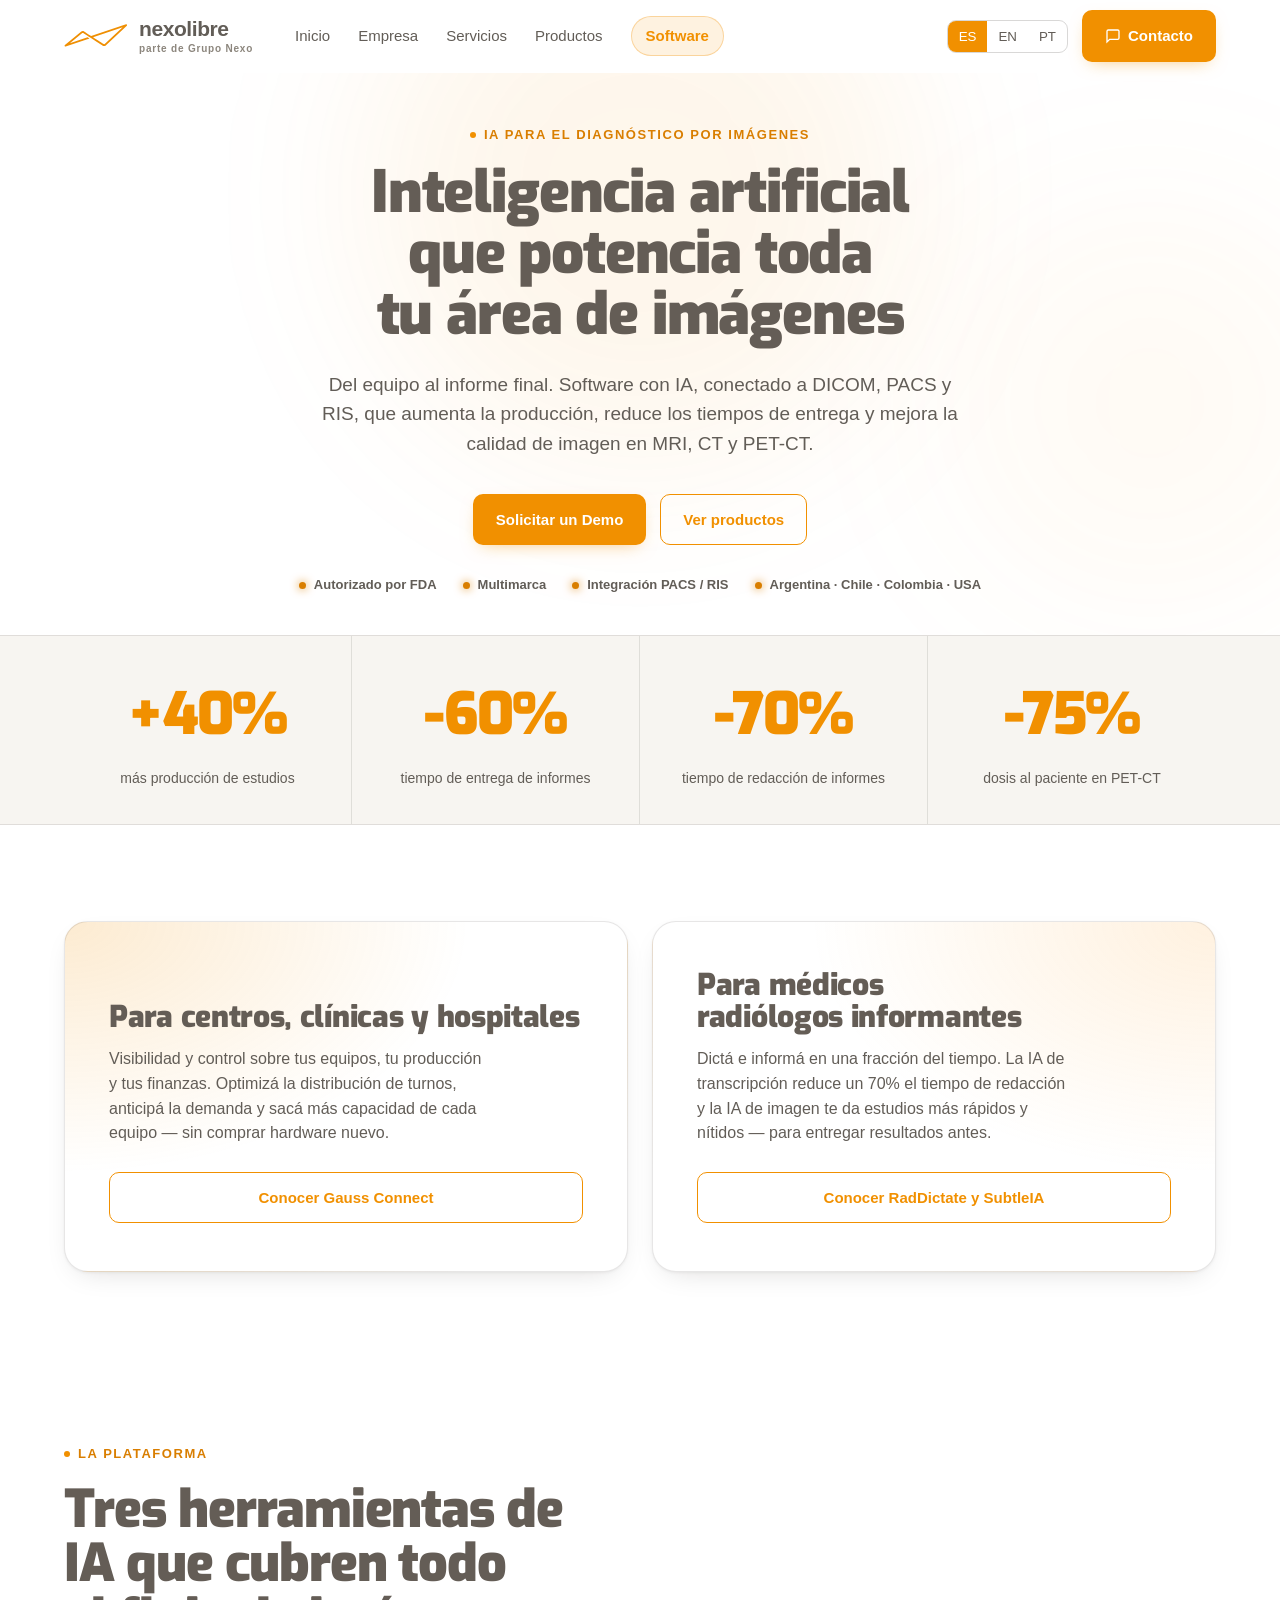
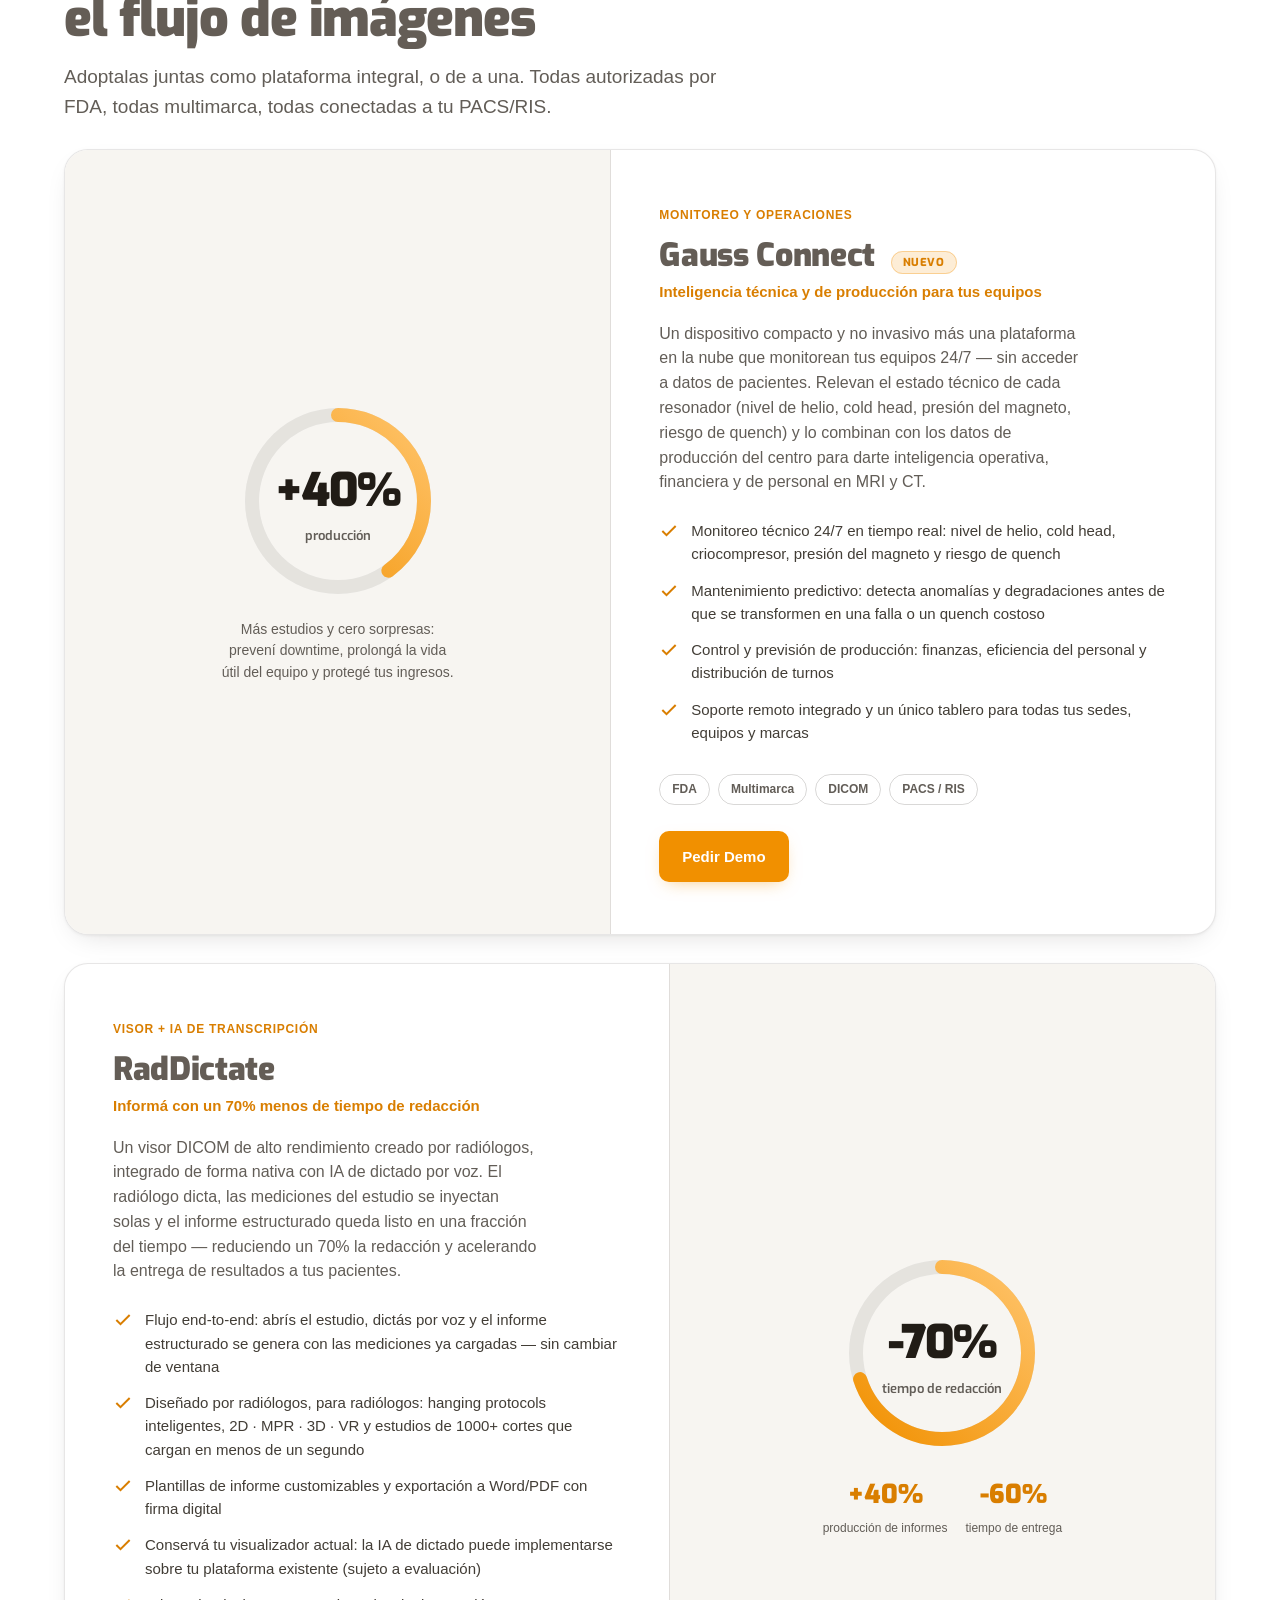
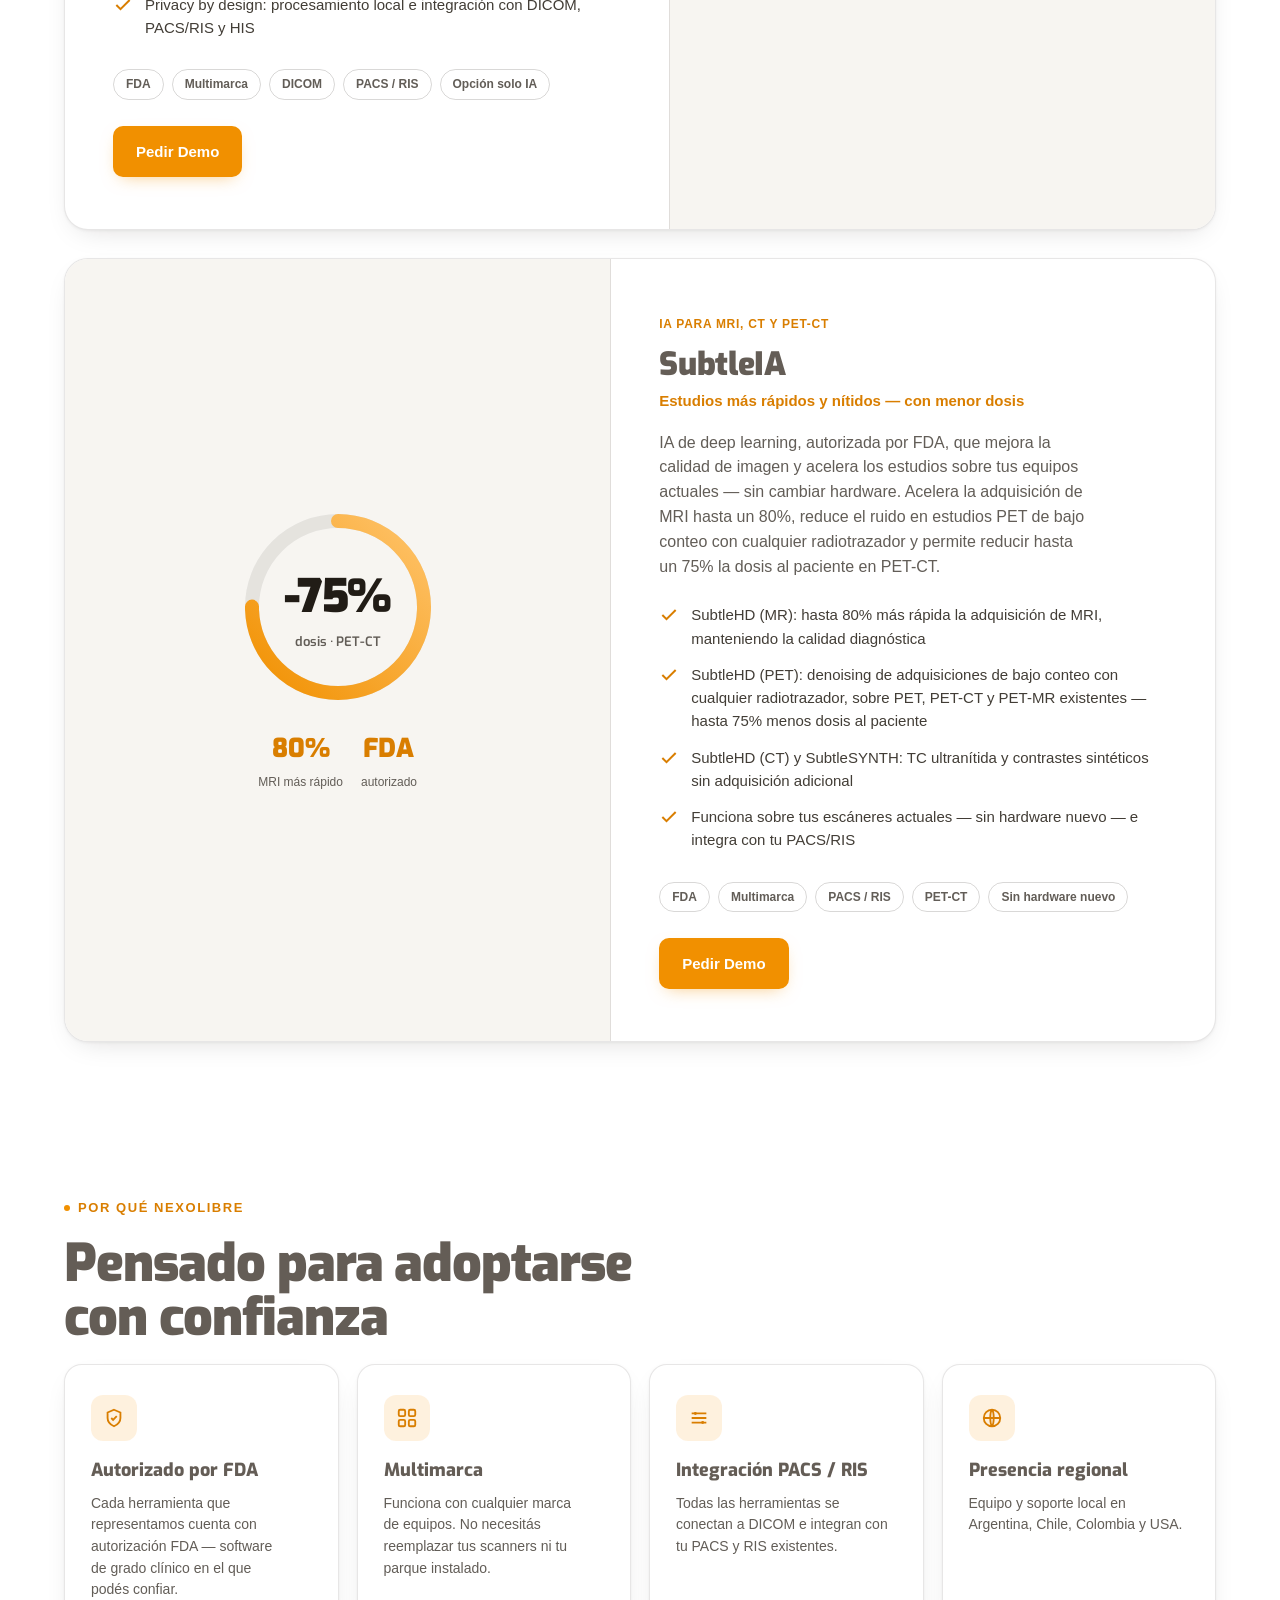
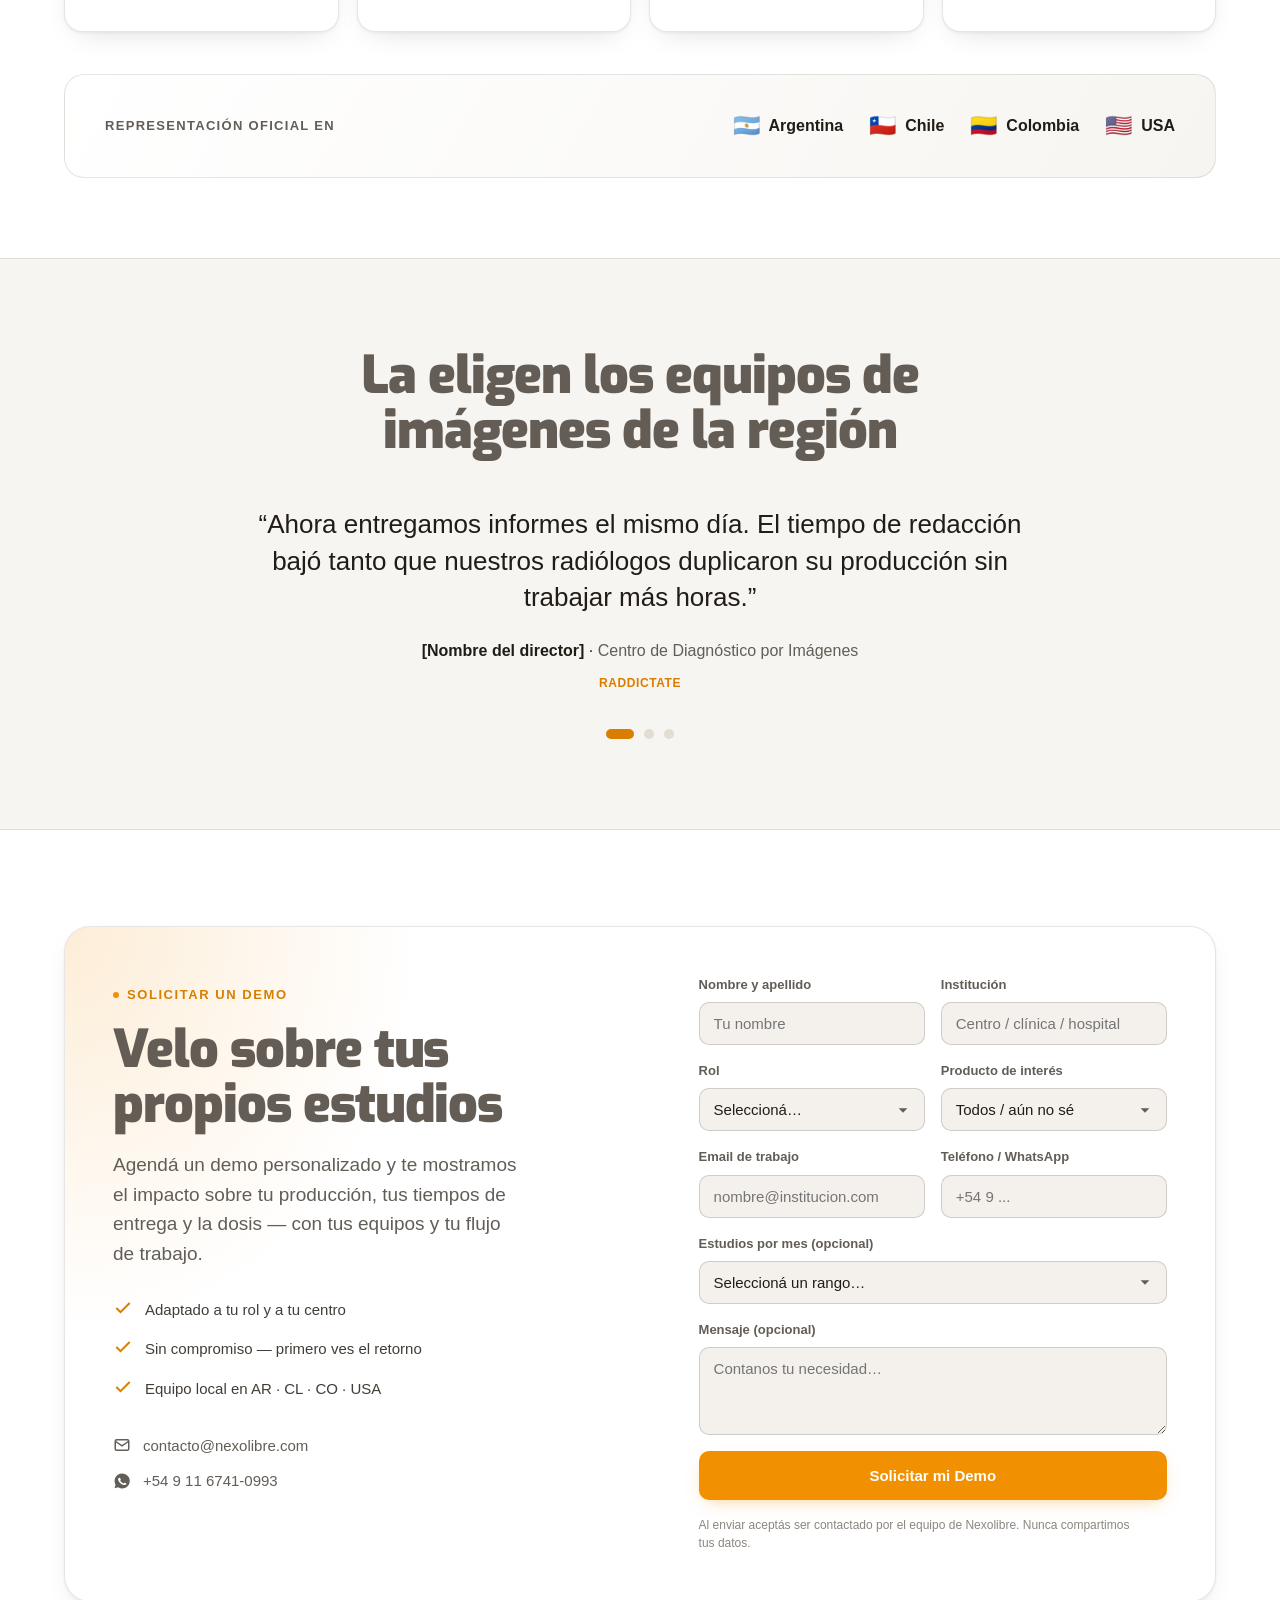
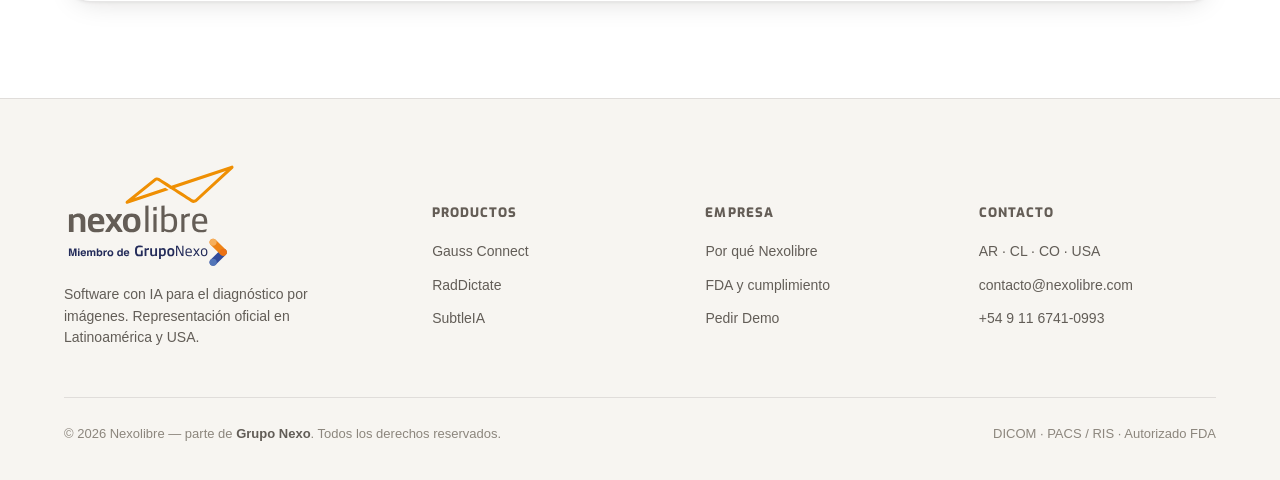
<file: software.html>
<!DOCTYPE html>
<html lang="es">
<head>
<meta charset="UTF-8" />
<meta name="viewport" content="width=device-width, initial-scale=1.0" />
<title>Nexolibre — IA para Diagnóstico por Imágenes | Gauss Connect · RadDictate · SubtleIA</title>
<meta name="description" content="Software con inteligencia artificial para la gestión integral del diagnóstico por imágenes. Más producción, menos tiempos de entrega y menor dosis al paciente. Representante oficial en Argentina, Chile, Colombia y USA." />
<link rel="icon" type="image/svg+xml" href="assets/favicon.svg" />
<link rel="preconnect" href="https://fonts.googleapis.com" />
<link rel="preconnect" href="https://fonts.gstatic.com" crossorigin />
<link href="https://fonts.googleapis.com/css2?family=Exo:wght@400;500;600;700;800;900&display=swap" rel="stylesheet" />
<link rel="stylesheet" href="styles.css" />
<!-- SEO/GEO inicio -->
<link rel="canonical" href="https://nexolibre.com/software.html" />
<meta name="robots" content="index, follow, max-image-preview:large, max-snippet:-1, max-video-preview:-1" />
<meta name="theme-color" content="#F19000" />
<meta name="author" content="Nexolibre" />
<link rel="alternate" hreflang="es" href="https://nexolibre.com/software.html" />
<link rel="alternate" hreflang="x-default" href="https://nexolibre.com/software.html" />
<meta property="og:type" content="website" />
<meta property="og:site_name" content="Nexolibre" />
<meta property="og:locale" content="es_AR" />
<meta property="og:locale:alternate" content="en_US" />
<meta property="og:locale:alternate" content="pt_BR" />
<meta property="og:title" content="Nexolibre — IA para Diagnóstico por Imágenes | Gauss Connect · RadDictate · SubtleIA" />
<meta property="og:description" content="Software con inteligencia artificial para la gestión integral del diagnóstico por imágenes. Más producción, menos tiempos de entrega y menor dosis al paciente. Representante oficial en Argentina, Chile, Colombia y USA." />
<meta property="og:url" content="https://nexolibre.com/software.html" />
<meta property="og:image" content="https://nexolibre.com/assets/og-image.png" />
<meta property="og:image:width" content="1200" />
<meta property="og:image:height" content="630" />
<meta property="og:image:alt" content="Nexolibre — Ingeniería médica multimarca MRI/CT y software con IA" />
<meta name="twitter:card" content="summary_large_image" />
<meta name="twitter:title" content="Nexolibre — IA para Diagnóstico por Imágenes | Gauss Connect · RadDictate · SubtleIA" />
<meta name="twitter:description" content="Software con inteligencia artificial para la gestión integral del diagnóstico por imágenes. Más producción, menos tiempos de entrega y menor dosis al paciente. Representante oficial en Argentina, Chile, Colombia y USA." />
<meta name="twitter:image" content="https://nexolibre.com/assets/og-image.png" />
<script type="application/ld+json">{"@context":"https://schema.org","@type":"Organization","@id":"https://nexolibre.com/#organization","name":"Nexolibre","alternateName":"Nexolibre — Grupo Nexo","url":"https://nexolibre.com/","logo":{"@type":"ImageObject","url":"https://nexolibre.com/assets/nexolibre-logo.png"},"image":"https://nexolibre.com/assets/og-image.png","description":"Ingeniería médica multimarca para diagnóstico por imágenes: soporte técnico MRI/CT, laboratorios propios de reparación con recuperación de piezas críticas, venta de equipos y software con inteligencia artificial.","parentOrganization":{"@type":"Organization","name":"Grupo Nexo"},"email":"contacto@nexolibre.com","telephone":"+5491167410993","areaServed":[{"@type":"Country","name":"Argentina"},{"@type":"Country","name":"Chile"},{"@type":"Country","name":"Estados Unidos"},{"@type":"Country","name":"Colombia"}],"contactPoint":[{"@type":"ContactPoint","telephone":"+5491167410993","email":"contacto@nexolibre.com","contactType":"sales","availableLanguage":["es","en","pt"]}],"knowsAbout":["Resonancia magnética (MRI)","Tomografía computada (CT)","Diagnóstico por imágenes","Bobinas MRI","Reparación de equipos médicos","Recuperación de piezas críticas","Módulos de RF y gradientes","Inyectores y fuentes de poder","Software con inteligencia artificial para radiología"]}</script>
<script type="application/ld+json">{"@context":"https://schema.org","@type":"SoftwareApplication","name":"Gauss Connect","applicationCategory":"HealthApplication","operatingSystem":"Web","description":"Plataforma de monitoreo y gestión integral del área de diagnóstico por imágenes.","provider":{"@id":"https://nexolibre.com/#organization"},"offers":{"@type":"Offer","availability":"https://schema.org/InStock","priceCurrency":"USD"}}</script>
<script type="application/ld+json">{"@context":"https://schema.org","@type":"SoftwareApplication","name":"RadDictate","applicationCategory":"HealthApplication","operatingSystem":"Web","description":"Dictado de informes radiológicos asistido por inteligencia artificial.","provider":{"@id":"https://nexolibre.com/#organization"},"offers":{"@type":"Offer","availability":"https://schema.org/InStock","priceCurrency":"USD"}}</script>
<script type="application/ld+json">{"@context":"https://schema.org","@type":"SoftwareApplication","name":"SubtleIA","applicationCategory":"HealthApplication","operatingSystem":"Web","description":"Mejora de imagen con IA para MRI, CT y PET-CT: menor dosis y menor tiempo de adquisición.","provider":{"@id":"https://nexolibre.com/#organization"},"offers":{"@type":"Offer","availability":"https://schema.org/InStock","priceCurrency":"USD"}}</script>
<script type="application/ld+json">{"@context":"https://schema.org","@type":"BreadcrumbList","itemListElement":[{"@type":"ListItem","position":1,"name":"Inicio","item":"https://nexolibre.com/"},{"@type":"ListItem","position":2,"name":"Software con IA","item":"https://nexolibre.com/software.html"}]}</script>
<!-- SEO/GEO fin -->
</head>
<body>

<!-- ============ HEADER ============ -->
<header id="header">
  <div class="wrap nav" id="nav">
    <a href="index.html" class="brand">
      <img class="logo-mark" src="assets/nexolibre-mark.svg" alt="Nexolibre" width="40" height="22" />
      <span class="brand-name">nexolibre<small data-en="part of Grupo Nexo" data-es="parte de Grupo Nexo" data-pt="parte do Grupo Nexo">parte de Grupo Nexo</small></span>
    </a>
    <nav class="nav-links">
      <a href="index.html" data-en="Home" data-es="Inicio" data-pt="Início">Inicio</a>
      <a href="empresa.html" data-en="Company" data-es="Empresa" data-pt="Empresa">Empresa</a>
      <a href="servicios.html" data-en="Services" data-es="Servicios" data-pt="Serviços">Servicios</a>
      <a href="productos.html" data-en="Products" data-es="Productos" data-pt="Produtos">Productos</a>
      <a href="software.html" class="nav-soft active" data-en="Software" data-es="Software" data-pt="Software">Software</a>
    </nav>
    <div class="nav-right">
      <div class="lang" id="lang">
        <button data-lang="es" class="active">ES</button>
        <button data-lang="en">EN</button><button data-lang="pt">PT</button>
      </div>
      <a href="contacto.html" class="btn btn-primary nav-cta"><svg width="16" height="16" fill="none" stroke="currentColor" stroke-width="2" viewBox="0 0 24 24"><path d="M21 15a2 2 0 0 1-2 2H7l-4 4V5a2 2 0 0 1 2-2h14a2 2 0 0 1 2 2z"/></svg><span data-en="Contact" data-es="Contacto" data-pt="Contato">Contacto</span></a>
      <button class="burger" id="burger" aria-label="menu"><span></span><span></span><span></span></button>
    </div>
  </div>
</header>

<main id="top">

<!-- ============ HERO ============ -->
<section class="hero">
  <div class="glow" style="width:560px;height:560px;background:rgba(241,144,0,.22);top:-160px;left:50%;transform:translateX(-50%)"></div>
  <div class="glow" style="width:420px;height:420px;background:rgba(255,170,60,.14);top:120px;right:-80px"></div>
  <div class="wrap" style="position:relative;z-index:1">
    <div class="eyebrow reveal" data-en="AI for Diagnostic Imaging" data-es="IA para el Diagnóstico por Imágenes" data-pt="IA para o Diagnóstico por Imagem">IA para el Diagnóstico por Imágenes</div>
    <h1 class="reveal" data-en='Artificial intelligence that powers your <span class="hl">entire imaging department</span>'
        data-es='Inteligencia artificial que potencia <span class="hl">toda tu área de imágenes</span>'>
      Inteligencia artificial que potencia <span class="hl">toda tu área de imágenes</span>
    </h1>
    <p class="lead reveal"
       data-en="From the equipment to the final report. Software with AI, connected to DICOM, PACS and RIS, that increases production, shortens turnaround times and improves image quality across MRI, CT and PET-CT."
       data-es="Del equipo al informe final. Software con IA, conectado a DICOM, PACS y RIS, que aumenta la producción, reduce los tiempos de entrega y mejora la calidad de imagen en MRI, CT y PET-CT." data-pt="Do equipamento ao laudo final. Software com IA, conectado a DICOM, PACS e RIS, que aumenta a produção, reduz os prazos de entrega e melhora a qualidade de imagem em MRI, CT e PET-CT.">
      Del equipo al informe final. Software con IA, conectado a DICOM, PACS y RIS, que aumenta la producción, reduce los tiempos de entrega y mejora la calidad de imagen en MRI, CT y PET-CT.
    </p>
    <div class="hero-cta reveal">
      <a href="#demo" class="btn btn-primary" data-en="Request a Demo" data-es="Solicitar un Demo" data-pt="Solicitar uma Demo">Solicitar un Demo</a>
      <a href="#productos" class="btn btn-ghost" data-en="Explore products" data-es="Ver productos" data-pt="Ver produtos">Ver productos</a>
    </div>
    <div class="hero-badges reveal">
      <span><i class="dot"></i><span data-en="FDA cleared" data-es="Autorizado por FDA" data-pt="Autorizado pela FDA">Autorizado por FDA</span></span>
      <span><i class="dot"></i><span data-en="Multi-vendor" data-es="Multimarca" data-pt="Multimarca">Multimarca</span></span>
      <span><i class="dot"></i><span data-en="PACS / RIS integration" data-es="Integración PACS / RIS" data-pt="Integração PACS / RIS">Integración PACS / RIS</span></span>
      <span><i class="dot"></i><span data-en="Argentina · Chile · Colombia · USA" data-es="Argentina · Chile · Colombia · USA" data-pt="Argentina · Chile · Colômbia · EUA">Argentina · Chile · Colombia · USA</span></span>
    </div>
  </div>
</section>

<!-- ============ STATS ============ -->
<section class="stats">
  <div class="wrap">
    <div class="stats-grid">
      <div class="stat reveal"><div class="num" data-count="40" data-prefix="+" data-suffix="%">+40%</div><div class="lbl" data-en="more imaging production" data-es="más producción de estudios" data-pt="mais produção de estudos">más producción de estudios</div></div>
      <div class="stat reveal"><div class="num" data-count="60" data-prefix="-" data-suffix="%">-60%</div><div class="lbl" data-en="report turnaround time" data-es="tiempo de entrega de informes" data-pt="prazo de entrega de laudos">tiempo de entrega de informes</div></div>
      <div class="stat reveal"><div class="num" data-count="70" data-prefix="-" data-suffix="%">-70%</div><div class="lbl" data-en="report writing time" data-es="tiempo de redacción de informes" data-pt="tempo de redação de laudos">tiempo de redacción de informes</div></div>
      <div class="stat reveal"><div class="num" data-count="75" data-prefix="-" data-suffix="%">-75%</div><div class="lbl" data-en="patient dose in PET-CT" data-es="dosis al paciente en PET-CT" data-pt="dose ao paciente em PET-CT">dosis al paciente en PET-CT</div></div>
    </div>
  </div>
</section>

<!-- ============ SPLIT AUDIENCES ============ -->
<section class="split">
  <div class="wrap">
    <div class="split-grid">
      <div class="split-card a reveal">
        <h3 data-en="For centers, clinics &amp; hospitals" data-es="Para centros, clínicas y hospitales" data-pt="Para centros, clínicas e hospitais">Para centros, clínicas y hospitales</h3>
        <p data-en="Visibility and control over your equipment, production and finances. Optimize shift planning, anticipate demand and squeeze more capacity out of every scanner — without new hardware."
           data-es="Visibilidad y control sobre tus equipos, tu producción y tus finanzas. Optimizá la distribución de turnos, anticipá la demanda y sacá más capacidad de cada equipo — sin comprar hardware nuevo." data-pt="Visibilidade e controle sobre os seus equipamentos, a sua produção e as suas finanças. Otimize a distribuição de turnos, antecipe a demanda e extraia mais capacidade de cada equipamento — sem comprar hardware novo.">
          Visibilidad y control sobre tus equipos, tu producción y tus finanzas. Optimizá la distribución de turnos, anticipá la demanda y sacá más capacidad de cada equipo — sin comprar hardware nuevo.</p>
        <a href="#gauss" class="btn btn-dark" data-en="Discover Gauss Connect" data-es="Conocer Gauss Connect" data-pt="Conhecer o Gauss Connect">Conocer Gauss Connect</a>
      </div>
      <div class="split-card b reveal">
        <h3 data-en="For reporting radiologists" data-es="Para médicos radiólogos informantes" data-pt="Para médicos radiologistas laudadores">Para médicos radiólogos informantes</h3>
        <p data-en="Dictate and report in a fraction of the time. AI transcription cuts writing time by 70% and AI image enhancement gives you faster, cleaner studies — so you deliver results sooner."
           data-es="Dictá e informá en una fracción del tiempo. La IA de transcripción reduce un 70% el tiempo de redacción y la IA de imagen te da estudios más rápidos y nítidos — para entregar resultados antes." data-pt="Dite e laude em uma fração do tempo. A IA de transcrição reduz em 70% o tempo de redação e a IA de imagem oferece estudos mais rápidos e nítidos — para entregar resultados antes.">
          Dictá e informá en una fracción del tiempo. La IA de transcripción reduce un 70% el tiempo de redacción y la IA de imagen te da estudios más rápidos y nítidos — para entregar resultados antes.</p>
        <a href="#raddictate" class="btn btn-dark" data-en="Discover RadDictate &amp; SubtleIA" data-es="Conocer RadDictate y SubtleIA" data-pt="Conhecer o RadDictate e o SubtleIA">Conocer RadDictate y SubtleIA</a>
      </div>
    </div>
  </div>
</section>

<!-- ============ PRODUCTS ============ -->
<section class="products" id="productos">
  <div class="wrap">
    <div class="sec-head reveal">
      <div class="eyebrow" data-en="The platform" data-es="La plataforma" data-pt="A plataforma">La plataforma</div>
      <h2 data-en="Three AI tools that cover the whole imaging workflow" data-es="Tres herramientas de IA que cubren todo el flujo de imágenes" data-pt="Três ferramentas de IA que cobrem todo o fluxo de imagem">Tres herramientas de IA que cubren todo el flujo de imágenes</h2>
      <p class="lead" style="margin-top:16px" data-en="Adopt them together as an end-to-end platform, or one at a time. All FDA cleared, all multi-vendor, all connected to your PACS/RIS."
         data-es="Adoptalas juntas como plataforma integral, o de a una. Todas autorizadas por FDA, todas multimarca, todas conectadas a tu PACS/RIS." data-pt="Adote-as juntas como plataforma integral, ou uma a uma. Todas com autorização FDA, todas multimarca, todas conectadas ao seu PACS/RIS.">Adoptalas juntas como plataforma integral, o de a una. Todas autorizadas por FDA, todas multimarca, todas conectadas a tu PACS/RIS.</p>
    </div>

    <!-- GAUSS CONNECT -->
    <article class="product reveal" id="gauss">
      <div class="product-inner">
        <div class="info">
          <div class="ptag" data-en="Monitoring &amp; operations" data-es="Monitoreo y operaciones" data-pt="Monitoramento e operações">Monitoreo y operaciones</div>
          <h3>Gauss Connect <span class="badge-new" data-en="New" data-es="Nuevo" data-pt="Novo">Nuevo</span></h3>
          <div class="sub" data-en="Technical &amp; production intelligence for your equipment" data-es="Inteligencia técnica y de producción para tus equipos" data-pt="Inteligência técnica e de produção para os seus equipamentos">Inteligencia técnica y de producción para tus equipos</div>
          <p class="desc" data-en="A compact, non-invasive device plus a cloud platform that monitor your equipment 24/7 — without accessing patient data. They track the technical health of every scanner (helium level, cold head, magnet pressure, quench risk) and combine it with your center's production data to deliver operational, financial and staffing intelligence across MRI and CT."
             data-es="Un dispositivo compacto y no invasivo más una plataforma en la nube que monitorean tus equipos 24/7 — sin acceder a datos de pacientes. Relevan el estado técnico de cada resonador (nivel de helio, cold head, presión del magneto, riesgo de quench) y lo combinan con los datos de producción del centro para darte inteligencia operativa, financiera y de personal en MRI y CT." data-pt="Um dispositivo compacto e não invasivo mais uma plataforma na nuvem que monitoram os seus equipamentos 24/7 — sem acessar dados de pacientes. Coletam o estado técnico de cada ressonador (nível de hélio, cold head, pressão do magneto, risco de quench) e o combinam com os dados de produção do centro para oferecer inteligência operacional, financeira e de equipe em MRI e CT.">
            Un dispositivo compacto y no invasivo más una plataforma en la nube que monitorean tus equipos 24/7 — sin acceder a datos de pacientes. Relevan el estado técnico de cada resonador (nivel de helio, cold head, presión del magneto, riesgo de quench) y lo combinan con los datos de producción del centro para darte inteligencia operativa, financiera y de personal en MRI y CT.</p>
          <ul class="feat">
            <li><svg width="20" height="20" fill="none" stroke="currentColor" stroke-width="2.4" viewBox="0 0 24 24"><path d="M20 6L9 17l-5-5"/></svg><span data-en="24/7 real-time technical monitoring: helium level, cold head, cryocompressor, magnet pressure and quench risk" data-es="Monitoreo técnico 24/7 en tiempo real: nivel de helio, cold head, criocompresor, presión del magneto y riesgo de quench" data-pt="Monitoramento técnico 24/7 em tempo real: nível de hélio, cold head, criocompressor, pressão do magneto e risco de quench">Monitoreo técnico 24/7 en tiempo real: nivel de helio, cold head, criocompresor, presión del magneto y riesgo de quench</span></li>
            <li><svg width="20" height="20" fill="none" stroke="currentColor" stroke-width="2.4" viewBox="0 0 24 24"><path d="M20 6L9 17l-5-5"/></svg><span data-en="Predictive maintenance: detects anomalies and degradation before they become a costly failure or quench" data-es="Mantenimiento predictivo: detecta anomalías y degradaciones antes de que se transformen en una falla o un quench costoso" data-pt="Manutenção preditiva: detecta anomalias e degradações antes que se transformem em uma falha ou um quench custoso">Mantenimiento predictivo: detecta anomalías y degradaciones antes de que se transformen en una falla o un quench costoso</span></li>
            <li><svg width="20" height="20" fill="none" stroke="currentColor" stroke-width="2.4" viewBox="0 0 24 24"><path d="M20 6L9 17l-5-5"/></svg><span data-en="Production control &amp; forecasting: finance, staff efficiency and shift planning" data-es="Control y previsión de producción: finanzas, eficiencia del personal y distribución de turnos" data-pt="Controle e previsão de produção: finanças, eficiência da equipe e distribuição de turnos">Control y previsión de producción: finanzas, eficiencia del personal y distribución de turnos</span></li>
            <li><svg width="20" height="20" fill="none" stroke="currentColor" stroke-width="2.4" viewBox="0 0 24 24"><path d="M20 6L9 17l-5-5"/></svg><span data-en="Integrated remote support and one dashboard across all your sites, equipment and brands" data-es="Soporte remoto integrado y un único tablero para todas tus sedes, equipos y marcas" data-pt="Suporte remoto integrado e um único painel para todas as suas unidades, equipamentos e marcas">Soporte remoto integrado y un único tablero para todas tus sedes, equipos y marcas</span></li>
          </ul>
          <div class="pchips">
            <span class="chip">FDA</span><span class="chip" data-en="Multi-vendor" data-es="Multimarca" data-pt="Multimarca">Multimarca</span><span class="chip">DICOM</span><span class="chip">PACS / RIS</span>
          </div>
          <div class="product-actions">
            <a href="#demo" class="btn btn-primary" data-en="Request a Demo" data-es="Pedir Demo" data-pt="Pedir Demo">Pedir Demo</a>
          </div>
        </div>
        <div class="visual">
          <div class="mvis">
            <div class="ring">
              <svg width="200" height="200" viewBox="0 0 200 200">
                <circle cx="100" cy="100" r="86" fill="none" stroke="rgba(20,16,10,.08)" stroke-width="14"/>
                <circle cx="100" cy="100" r="86" fill="none" stroke="url(#g1)" stroke-width="14" stroke-linecap="round" stroke-dasharray="540" stroke-dashoffset="324"/>
                <defs><linearGradient id="g1" x1="0" y1="0" x2="1" y2="1"><stop offset="0" stop-color="#f19000"/><stop offset="1" stop-color="#ffc46b"/></linearGradient></defs>
              </svg>
              <div class="rval">+40%<small data-en="production" data-es="producción" data-pt="produção">producción</small></div>
            </div>
            <p class="cap" data-en="More studies, zero surprises: prevent downtime, extend equipment lifespan and protect your revenue." data-es="Más estudios y cero sorpresas: prevení downtime, prolongá la vida útil del equipo y protegé tus ingresos." data-pt="Mais estudos e zero surpresas: previna downtime, prolongue a vida útil do equipamento e proteja a sua receita.">Más estudios y cero sorpresas: prevení downtime, prolongá la vida útil del equipo y protegé tus ingresos.</p>
          </div>
        </div>
      </div>
    </article>

    <!-- RADDICTATE -->
    <article class="product reveal" id="raddictate">
      <div class="product-inner">
        <div class="info">
          <div class="ptag" data-en="Viewer + AI transcription" data-es="Visor + IA de transcripción" data-pt="Visualizador + IA de transcrição">Visor + IA de transcripción</div>
          <h3>RadDictate</h3>
          <div class="sub" data-en="Report in 70% less writing time" data-es="Informá con un 70% menos de tiempo de redacción" data-pt="Laude com 70% menos tempo de redação">Informá con un 70% menos de tiempo de redacción</div>
          <p class="desc" data-en="A high-performance DICOM viewer built by radiologists, natively integrated with AI voice dictation. The radiologist dictates, the study's measurements are injected automatically and the structured report is ready in a fraction of the time — cutting writing time by 70% and speeding up results delivery to your patients."
             data-es="Un visor DICOM de alto rendimiento creado por radiólogos, integrado de forma nativa con IA de dictado por voz. El radiólogo dicta, las mediciones del estudio se inyectan solas y el informe estructurado queda listo en una fracción del tiempo — reduciendo un 70% la redacción y acelerando la entrega de resultados a tus pacientes." data-pt="Um visualizador DICOM de alto desempenho criado por radiologistas, integrado de forma nativa com IA de ditado por voz. O radiologista dita, as medições do estudo são inseridas automaticamente e o laudo estruturado fica pronto em uma fração do tempo — reduzindo 70% a redação e acelerando a entrega de resultados aos seus pacientes.">
            Un visor DICOM de alto rendimiento creado por radiólogos, integrado de forma nativa con IA de dictado por voz. El radiólogo dicta, las mediciones del estudio se inyectan solas y el informe estructurado queda listo en una fracción del tiempo — reduciendo un 70% la redacción y acelerando la entrega de resultados a tus pacientes.</p>
          <ul class="feat">
            <li><svg width="20" height="20" fill="none" stroke="currentColor" stroke-width="2.4" viewBox="0 0 24 24"><path d="M20 6L9 17l-5-5"/></svg><span data-en="End-to-end workflow: open the study, dictate by voice and the structured report is generated with measurements already loaded — without switching windows" data-es="Flujo end-to-end: abrís el estudio, dictás por voz y el informe estructurado se genera con las mediciones ya cargadas — sin cambiar de ventana" data-pt="Fluxo end-to-end: você abre o estudo, dita por voz e o laudo estruturado é gerado com as medições já carregadas — sem trocar de janela">Flujo end-to-end: abrís el estudio, dictás por voz y el informe estructurado se genera con las mediciones ya cargadas — sin cambiar de ventana</span></li>
            <li><svg width="20" height="20" fill="none" stroke="currentColor" stroke-width="2.4" viewBox="0 0 24 24"><path d="M20 6L9 17l-5-5"/></svg><span data-en="Built by radiologists, for radiologists: smart hanging protocols, 2D · MPR · 3D · VR and 1000+ slice studies loaded in under a second" data-es="Diseñado por radiólogos, para radiólogos: hanging protocols inteligentes, 2D · MPR · 3D · VR y estudios de 1000+ cortes que cargan en menos de un segundo" data-pt="Desenvolvido por radiologistas, para radiologistas: hanging protocols inteligentes, 2D · MPR · 3D · VR e estudos de 1000+ cortes que carregam em menos de um segundo">Diseñado por radiólogos, para radiólogos: hanging protocols inteligentes, 2D · MPR · 3D · VR y estudios de 1000+ cortes que cargan en menos de un segundo</span></li>
            <li><svg width="20" height="20" fill="none" stroke="currentColor" stroke-width="2.4" viewBox="0 0 24 24"><path d="M20 6L9 17l-5-5"/></svg><span data-en="Customizable report templates and Word/PDF export with digital signature" data-es="Plantillas de informe customizables y exportación a Word/PDF con firma digital" data-pt="Modelos de laudo personalizáveis e exportação para Word/PDF com assinatura digital">Plantillas de informe customizables y exportación a Word/PDF con firma digital</span></li>
            <li><svg width="20" height="20" fill="none" stroke="currentColor" stroke-width="2.4" viewBox="0 0 24 24"><path d="M20 6L9 17l-5-5"/></svg><span data-en="Keep your current viewer: the AI dictation can be deployed over your existing platform (subject to evaluation)" data-es="Conservá tu visualizador actual: la IA de dictado puede implementarse sobre tu plataforma existente (sujeto a evaluación)" data-pt="Mantenha o seu visualizador atual: a IA de ditado pode ser implementada sobre a sua plataforma existente (sujeito a avaliação)">Conservá tu visualizador actual: la IA de dictado puede implementarse sobre tu plataforma existente (sujeto a evaluación)</span></li>
            <li><svg width="20" height="20" fill="none" stroke="currentColor" stroke-width="2.4" viewBox="0 0 24 24"><path d="M20 6L9 17l-5-5"/></svg><span data-en="Privacy by design: local processing and integration with DICOM, PACS/RIS and HIS" data-es="Privacy by design: procesamiento local e integración con DICOM, PACS/RIS y HIS" data-pt="Privacy by design: processamento local e integração com DICOM, PACS/RIS e HIS">Privacy by design: procesamiento local e integración con DICOM, PACS/RIS y HIS</span></li>
          </ul>
          <div class="pchips">
            <span class="chip">FDA</span><span class="chip" data-en="Multi-vendor" data-es="Multimarca" data-pt="Multimarca">Multimarca</span><span class="chip">DICOM</span><span class="chip">PACS / RIS</span><span class="chip" data-en="AI-only option" data-es="Opción solo IA" data-pt="Opção só IA">Opción solo IA</span>
          </div>
          <div class="product-actions">
            <a href="#demo" class="btn btn-primary" data-en="Request a Demo" data-es="Pedir Demo" data-pt="Pedir Demo">Pedir Demo</a>
          </div>
        </div>
        <div class="visual">
          <div class="mvis">
            <div class="ring">
              <svg width="200" height="200" viewBox="0 0 200 200">
                <circle cx="100" cy="100" r="86" fill="none" stroke="rgba(20,16,10,.08)" stroke-width="14"/>
                <circle cx="100" cy="100" r="86" fill="none" stroke="url(#g2)" stroke-width="14" stroke-linecap="round" stroke-dasharray="540" stroke-dashoffset="162"/>
                <defs><linearGradient id="g2" x1="0" y1="0" x2="1" y2="1"><stop offset="0" stop-color="#f19000"/><stop offset="1" stop-color="#ffc46b"/></linearGradient></defs>
              </svg>
              <div class="rval">-70%<small data-en="writing time" data-es="tiempo de redacción" data-pt="tempo de redação">redacción</small></div>
            </div>
            <div class="mini-stats">
              <div><b>+40%</b><span data-en="report output" data-es="producción de informes" data-pt="produção de laudos">producción</span></div>
              <div><b>-60%</b><span data-en="turnaround" data-es="tiempo de entrega" data-pt="prazo de entrega">entrega</span></div>
            </div>
          </div>
        </div>
      </div>
    </article>

    <!-- SUBTLEIA -->
    <article class="product reveal" id="subtle">
      <div class="product-inner">
        <div class="info">
          <div class="ptag" data-en="AI for MRI, CT &amp; PET-CT" data-es="IA para MRI, CT y PET-CT" data-pt="IA para MRI, CT e PET-CT">IA para MRI, CT y PET-CT</div>
          <h3>SubtleIA</h3>
          <div class="sub" data-en="Faster, sharper studies — with lower dose" data-es="Estudios más rápidos y nítidos — con menor dosis" data-pt="Estudos mais rápidos e nítidos — com menor dose">Estudios más rápidos y nítidos — con menor dosis</div>
          <p class="desc" data-en="FDA-cleared deep-learning AI that improves image quality and speeds up studies on your existing equipment — with no hardware changes. It accelerates MRI acquisition by up to 80%, denoises low-count PET studies with any radiotracer, and enables up to 75% patient dose reduction in PET-CT."
             data-es="IA de deep learning, autorizada por FDA, que mejora la calidad de imagen y acelera los estudios sobre tus equipos actuales — sin cambiar hardware. Acelera la adquisición de MRI hasta un 80%, reduce el ruido en estudios PET de bajo conteo con cualquier radiotrazador y permite reducir hasta un 75% la dosis al paciente en PET-CT." data-pt="IA de deep learning, autorizada pela FDA, que melhora a qualidade de imagem e acelera os estudos sobre os seus equipamentos atuais — sem trocar hardware. Acelera a aquisição de MRI em até 80%, reduz o ruído em estudos PET de baixa contagem com qualquer radiotraçador e permite reduzir até 75% a dose ao paciente em PET-CT.">
            IA de deep learning, autorizada por FDA, que mejora la calidad de imagen y acelera los estudios sobre tus equipos actuales — sin cambiar hardware. Acelera la adquisición de MRI hasta un 80%, reduce el ruido en estudios PET de bajo conteo con cualquier radiotrazador y permite reducir hasta un 75% la dosis al paciente en PET-CT.</p>
          <ul class="feat">
            <li><svg width="20" height="20" fill="none" stroke="currentColor" stroke-width="2.4" viewBox="0 0 24 24"><path d="M20 6L9 17l-5-5"/></svg><span data-en="SubtleHD (MR): up to 80% faster MRI acquisition while preserving diagnostic quality" data-es="SubtleHD (MR): hasta 80% más rápida la adquisición de MRI, manteniendo la calidad diagnóstica" data-pt="SubtleHD (MR): aquisição de MRI até 80% mais rápida, mantendo a qualidade diagnóstica">SubtleHD (MR): hasta 80% más rápida la adquisición de MRI, manteniendo la calidad diagnóstica</span></li>
            <li><svg width="20" height="20" fill="none" stroke="currentColor" stroke-width="2.4" viewBox="0 0 24 24"><path d="M20 6L9 17l-5-5"/></svg><span data-en="SubtleHD (PET): denoises low-count acquisitions with any radiotracer, on existing PET, PET-CT and PET-MR — up to 75% lower patient dose" data-es="SubtleHD (PET): denoising de adquisiciones de bajo conteo con cualquier radiotrazador, sobre PET, PET-CT y PET-MR existentes — hasta 75% menos dosis al paciente" data-pt="SubtleHD (PET): denoising de aquisições de baixa contagem com qualquer radiotraçador, sobre PET, PET-CT e PET-MR existentes — até 75% menos dose ao paciente">SubtleHD (PET): denoising de adquisiciones de bajo conteo con cualquier radiotrazador, sobre PET, PET-CT y PET-MR existentes — hasta 75% menos dosis al paciente</span></li>
            <li><svg width="20" height="20" fill="none" stroke="currentColor" stroke-width="2.4" viewBox="0 0 24 24"><path d="M20 6L9 17l-5-5"/></svg><span data-en="SubtleHD (CT) and SubtleSYNTH: ultra-clear CT and synthetic contrasts with no extra acquisition" data-es="SubtleHD (CT) y SubtleSYNTH: TC ultranítida y contrastes sintéticos sin adquisición adicional" data-pt="SubtleHD (CT) e SubtleSYNTH: TC ultranítida e contrastes sintéticos sem aquisição adicional">SubtleHD (CT) y SubtleSYNTH: TC ultranítida y contrastes sintéticos sin adquisición adicional</span></li>
            <li><svg width="20" height="20" fill="none" stroke="currentColor" stroke-width="2.4" viewBox="0 0 24 24"><path d="M20 6L9 17l-5-5"/></svg><span data-en="Runs on your existing scanners — no new hardware — and integrates with your PACS/RIS" data-es="Funciona sobre tus escáneres actuales — sin hardware nuevo — e integra con tu PACS/RIS" data-pt="Funciona sobre os seus scanners atuais — sem hardware novo — e integra com o seu PACS/RIS">Funciona sobre tus escáneres actuales — sin hardware nuevo — e integra con tu PACS/RIS</span></li>
          </ul>
          <div class="pchips">
            <span class="chip">FDA</span><span class="chip" data-en="Multi-vendor" data-es="Multimarca" data-pt="Multimarca">Multimarca</span><span class="chip">PACS / RIS</span><span class="chip">PET-CT</span><span class="chip" data-en="No new hardware" data-es="Sin hardware nuevo" data-pt="Sem hardware novo">Sin hardware nuevo</span>
          </div>
          <div class="product-actions">
            <a href="#demo" class="btn btn-primary" data-en="Request a Demo" data-es="Pedir Demo" data-pt="Pedir Demo">Pedir Demo</a>
          </div>
        </div>
        <div class="visual">
          <div class="mvis">
            <div class="ring">
              <svg width="200" height="200" viewBox="0 0 200 200">
                <circle cx="100" cy="100" r="86" fill="none" stroke="rgba(20,16,10,.08)" stroke-width="14"/>
                <circle cx="100" cy="100" r="86" fill="none" stroke="url(#g3)" stroke-width="14" stroke-linecap="round" stroke-dasharray="540" stroke-dashoffset="135"/>
                <defs><linearGradient id="g3" x1="0" y1="0" x2="1" y2="1"><stop offset="0" stop-color="#f19000"/><stop offset="1" stop-color="#ffc46b"/></linearGradient></defs>
              </svg>
              <div class="rval">-75%<small data-en="dose · PET-CT" data-es="dosis · PET-CT" data-pt="dose · PET-CT">dosis · PET-CT</small></div>
            </div>
            <div class="mini-stats">
              <div><b>80%</b><span data-en="faster MRI" data-es="MRI más rápido" data-pt="MRI mais rápido">MRI más rápido</span></div>
              <div><b>FDA</b><span data-en="cleared" data-es="autorizado" data-pt="autorizado">autorizado</span></div>
            </div>
          </div>
        </div>
      </div>
    </article>

  </div>
</section>

<!-- ============ TRUST ============ -->
<section class="trust" id="confianza">
  <div class="wrap">
    <div class="sec-head reveal">
      <div class="eyebrow" data-en="Why Nexolibre" data-es="Por qué Nexolibre" data-pt="Por que a Nexolibre">Por qué Nexolibre</div>
      <h2 data-en="Built to be adopted with confidence" data-es="Pensado para adoptarse con confianza" data-pt="Pensado para ser adotado com confiança">Pensado para adoptarse con confianza</h2>
    </div>
    <div class="trust-grid">
      <div class="tcard reveal">
        <div class="ti"><svg width="22" height="22" fill="none" stroke="currentColor" stroke-width="2" viewBox="0 0 24 24"><path d="M9 12l2 2 4-4"/><path d="M12 3l7 3v6c0 5-3.5 7.5-7 9-3.5-1.5-7-4-7-9V6z"/></svg></div>
        <h4 data-en="FDA cleared" data-es="Autorizado por FDA" data-pt="Autorizado pela FDA">Autorizado por FDA</h4>
        <p data-en="Every tool we represent holds FDA clearance — clinical-grade software you can trust." data-es="Cada herramienta que representamos cuenta con autorización FDA — software de grado clínico en el que podés confiar." data-pt="Cada ferramenta que representamos possui autorização FDA — software de grau clínico em que você pode confiar.">Cada herramienta que representamos cuenta con autorización FDA — software de grado clínico en el que podés confiar.</p>
      </div>
      <div class="tcard reveal">
        <div class="ti"><svg width="22" height="22" fill="none" stroke="currentColor" stroke-width="2" viewBox="0 0 24 24"><rect x="3" y="3" width="7" height="7" rx="1.5"/><rect x="14" y="3" width="7" height="7" rx="1.5"/><rect x="3" y="14" width="7" height="7" rx="1.5"/><rect x="14" y="14" width="7" height="7" rx="1.5"/></svg></div>
        <h4 data-en="Multi-vendor" data-es="Multimarca" data-pt="Multimarca">Multimarca</h4>
        <p data-en="Works across equipment brands. No need to replace your scanners or your fleet." data-es="Funciona con cualquier marca de equipos. No necesitás reemplazar tus scanners ni tu parque instalado." data-pt="Funciona com qualquer marca de equipamentos. Você não precisa trocar os seus scanners nem o seu parque instalado.">Funciona con cualquier marca de equipos. No necesitás reemplazar tus scanners ni tu parque instalado.</p>
      </div>
      <div class="tcard reveal">
        <div class="ti"><svg width="22" height="22" fill="none" stroke="currentColor" stroke-width="2" viewBox="0 0 24 24"><path d="M4 7h16M4 12h16M4 17h16"/><circle cx="8" cy="7" r="1.6" fill="currentColor" stroke="none"/><circle cx="16" cy="17" r="1.6" fill="currentColor" stroke="none"/></svg></div>
        <h4 data-en="PACS / RIS integration" data-es="Integración PACS / RIS" data-pt="Integração PACS / RIS">Integración PACS / RIS</h4>
        <p data-en="All tools connect to DICOM and integrate with your existing PACS and RIS." data-es="Todas las herramientas se conectan a DICOM e integran con tu PACS y RIS existentes." data-pt="Todas as ferramentas se conectam a DICOM e integram com o seu PACS e RIS existentes.">Todas las herramientas se conectan a DICOM e integran con tu PACS y RIS existentes.</p>
      </div>
      <div class="tcard reveal">
        <div class="ti"><svg width="22" height="22" fill="none" stroke="currentColor" stroke-width="2" viewBox="0 0 24 24"><circle cx="12" cy="12" r="9"/><path d="M3 12h18M12 3c2.5 2.5 2.5 15 0 18M12 3c-2.5 2.5-2.5 15 0 18"/></svg></div>
        <h4 data-en="Regional presence" data-es="Presencia regional" data-pt="Presença regional">Presencia regional</h4>
        <p data-en="Local team and support in Argentina, Chile, Colombia and the USA." data-es="Equipo y soporte local en Argentina, Chile, Colombia y USA." data-pt="Equipe e suporte local na Argentina, no Chile, na Colômbia e nos EUA.">Equipo y soporte local en Argentina, Chile, Colombia y USA.</p>
      </div>
    </div>

    <div class="presence reveal">
      <div class="ph" data-en="Official representation in" data-es="Representación oficial en" data-pt="Representação oficial em">Representación oficial en</div>
      <div class="flags">
        <div><span class="fg">🇦🇷</span> Argentina</div>
        <div><span class="fg">🇨🇱</span> Chile</div>
        <div><span class="fg">🇨🇴</span> Colombia</div>
        <div><span class="fg">🇺🇸</span> USA</div>
      </div>
    </div>
  </div>
</section>

<!-- ============ TESTIMONIALS ============ -->
<!-- NOTA: Reemplazar por testimonios reales. SubtleIA cuenta con casos clínicos; RadDictate y Gauss Connect son lanzamientos recientes. -->
<section class="testi">
  <div class="wrap">
    <h2 class="reveal" data-en="Trusted by imaging teams across the region" data-es="La eligen los equipos de imágenes de la región" data-pt="Escolhida pelas equipes de imagem da região">La eligen los equipos de imágenes de la región</h2>
    <div class="tslider" id="tslider">
      <div class="tslide active">
        <p class="tquote" data-en="&ldquo;We deliver reports the same day now. Writing time dropped so much that our radiologists doubled their output without working more hours.&rdquo;"
           data-es="&ldquo;Ahora entregamos informes el mismo día. El tiempo de redacción bajó tanto que nuestros radiólogos duplicaron su producción sin trabajar más horas.&rdquo;" data-pt="&ldquo;Agora entregamos os laudos no mesmo dia. O tempo de redação caiu tanto que nossos radiologistas dobraram a produção sem trabalhar mais horas.&rdquo;">&ldquo;Ahora entregamos informes el mismo día. El tiempo de redacción bajó tanto que nuestros radiólogos duplicaron su producción sin trabajar más horas.&rdquo;</p>
        <div class="tauthor"><b data-en="[Director name]" data-es="[Nombre del director]" data-pt="[Nome do diretor]">[Nombre del director]</b> · <span data-en="Diagnostic Imaging Center" data-es="Centro de Diagnóstico por Imágenes" data-pt="Centro de Diagnóstico por Imagem">Centro de Diagnóstico por Imágenes</span></div>
        <span class="tprod">RadDictate</span>
      </div>
      <div class="tslide">
        <p class="tquote" data-en="&ldquo;Cutting PET-CT dose by up to 75% changed how we plan studies. Better images, safer for patients, and faster acquisitions.&rdquo;"
           data-es="&ldquo;Reducir hasta un 75% la dosis en PET-CT cambió cómo planificamos los estudios. Mejores imágenes, más seguras para el paciente y adquisiciones más rápidas.&rdquo;" data-pt="&ldquo;Reduzir até 75% a dose em PET-CT mudou como planejamos os estudos. Melhores imagens, mais seguras para o paciente e aquisições mais rápidas.&rdquo;">&ldquo;Reducir hasta un 75% la dosis en PET-CT cambió cómo planificamos los estudios. Mejores imágenes, más seguras para el paciente y adquisiciones más rápidas.&rdquo;</p>
        <div class="tauthor"><b data-en="[Physician name]" data-es="[Nombre del médico]" data-pt="[Nome do médico]">[Nombre del médico]</b> · <span data-en="Nuclear Medicine Dept." data-es="Servicio de Medicina Nuclear" data-pt="Serviço de Medicina Nuclear">Servicio de Medicina Nuclear</span></div>
        <span class="tprod">SubtleIA</span>
      </div>
      <div class="tslide">
        <p class="tquote" data-en="&ldquo;For the first time we see the real production and cost of each scanner in one place. Shift planning is now driven by data, not guesswork.&rdquo;"
           data-es="&ldquo;Por primera vez vemos la producción y el costo real de cada equipo en un solo lugar. La distribución de turnos ahora la decide el dato, no la intuición.&rdquo;" data-pt="&ldquo;Pela primeira vez vemos a produção e o custo real de cada equipamento em um só lugar. A distribuição de turnos agora é decidida pelo dado, não pela intuição.&rdquo;">&ldquo;Por primera vez vemos la producción y el costo real de cada equipo en un solo lugar. La distribución de turnos ahora la decide el dato, no la intuición.&rdquo;</p>
        <div class="tauthor"><b data-en="[Operations lead]" data-es="[Responsable de operaciones]" data-pt="[Responsável de operações]">[Responsable de operaciones]</b> · <span data-en="Hospital network" data-es="Red de hospitales" data-pt="Rede de hospitais">Red de hospitales</span></div>
        <span class="tprod">Gauss Connect</span>
      </div>
      <div class="tnav" id="tnav"></div>
    </div>
  </div>
</section>

<!-- ============ DEMO ============ -->
<section class="demo" id="demo">
  <div class="wrap">
    <div class="demo-grid reveal">
      <div class="demo-left">
        <div class="eyebrow" data-en="Request a Demo" data-es="Solicitar un Demo" data-pt="Solicitar uma Demo">Solicitar un Demo</div>
        <h2 data-en="See it on your own studies" data-es="Velo sobre tus propios estudios" data-pt="Veja nos seus próprios estudos">Velo sobre tus propios estudios</h2>
        <p class="lead" data-en="Book a personalized demo and we'll show you the impact on your production, turnaround times and dose — with your equipment and your workflow."
           data-es="Agendá un demo personalizado y te mostramos el impacto sobre tu producción, tus tiempos de entrega y la dosis — con tus equipos y tu flujo de trabajo." data-pt="Agende uma demo personalizada e mostramos o impacto na sua produção, nos seus prazos de entrega e na dose — com os seus equipamentos e o seu fluxo de trabalho.">Agendá un demo personalizado y te mostramos el impacto sobre tu producción, tus tiempos de entrega y la dosis — con tus equipos y tu flujo de trabajo.</p>
        <ul class="demo-points">
          <li><svg width="20" height="20" fill="none" stroke="currentColor" stroke-width="2.4" viewBox="0 0 24 24"><path d="M20 6L9 17l-5-5"/></svg><span data-en="Tailored to your role and your center" data-es="Adaptado a tu rol y a tu centro" data-pt="Adaptado ao seu perfil e ao seu centro">Adaptado a tu rol y a tu centro</span></li>
          <li><svg width="20" height="20" fill="none" stroke="currentColor" stroke-width="2.4" viewBox="0 0 24 24"><path d="M20 6L9 17l-5-5"/></svg><span data-en="No commitment — see the ROI first" data-es="Sin compromiso — primero ves el retorno" data-pt="Sem compromisso — primeiro você vê o retorno">Sin compromiso — primero ves el retorno</span></li>
          <li><svg width="20" height="20" fill="none" stroke="currentColor" stroke-width="2.4" viewBox="0 0 24 24"><path d="M20 6L9 17l-5-5"/></svg><span data-en="Local team in AR · CL · CO · USA" data-es="Equipo local en AR · CL · CO · USA" data-pt="Equipe local em AR · CL · CO · USA">Equipo local en AR · CL · CO · USA</span></li>
        </ul>
        <div class="demo-contact">
          <a href="mailto:contacto@nexolibre.com"><svg width="18" height="18" fill="none" stroke="currentColor" stroke-width="2" viewBox="0 0 24 24"><rect x="3" y="5" width="18" height="14" rx="2"/><path d="M3 7l9 6 9-6"/></svg>contacto@nexolibre.com</a>
          <a href="https://wa.me/5491167410993" target="_blank" rel="noopener"><svg width="18" height="18" fill="currentColor" viewBox="0 0 24 24"><path d="M12 2a10 10 0 0 0-8.6 15l-1.3 4.7 4.8-1.3A10 10 0 1 0 12 2zm5.3 14.2c-.2.6-1.2 1.2-1.7 1.2-.5.1-1 .2-3.2-.7-2.7-1.1-4.4-3.8-4.5-4-.1-.2-1.1-1.4-1.1-2.7s.7-1.9.9-2.1c.2-.2.5-.3.7-.3h.5c.2 0 .4 0 .6.5l.8 1.9c.1.2.1.4 0 .5l-.4.6c-.1.2-.3.3-.1.6.2.3.8 1.3 1.7 2.1 1.2 1 2.1 1.3 2.4 1.5.2.1.4.1.6-.1l.7-.8c.2-.2.4-.2.6-.1l1.8.9c.2.1.4.2.5.3.1.2.1.6-.1 1.2z"/></svg>+54 9 11 6741-0993</a>
        </div>
      </div>
      <div class="demo-right">
        <form id="demoForm" novalidate>
          <div class="frow">
            <div class="field">
              <label data-en="Full name" data-es="Nombre y apellido" data-pt="Nome e sobrenome">Nombre y apellido</label>
              <input type="text" name="nombre" required data-en-ph="Your name" data-es-ph="Tu nombre" data-pt-ph="Seu nome" placeholder="Tu nombre" />
            </div>
            <div class="field">
              <label data-en="Institution" data-es="Institución" data-pt="Instituição">Institución</label>
              <input type="text" name="institucion" required data-en-ph="Center / clinic / hospital" data-es-ph="Centro / clínica / hospital" data-pt-ph="Centro / clínica / hospital" placeholder="Centro / clínica / hospital" />
            </div>
          </div>
          <div class="frow">
            <div class="field">
              <label data-en="Role" data-es="Rol" data-pt="Cargo">Rol</label>
              <select name="rol" required>
                <option value="" data-en="Select…" data-es="Seleccioná…" data-pt="Selecione…">Seleccioná…</option>
                <option data-en="Clinic / hospital director" data-es="Director de clínica / hospital" data-pt="Diretor de clínica / hospital">Director de clínica / hospital</option>
                <option data-en="Diagnostic center owner" data-es="Dueño de centro de diagnóstico" data-pt="Dono de centro de diagnóstico">Dueño de centro de diagnóstico</option>
                <option data-en="Reporting radiologist" data-es="Médico radiólogo informante" data-pt="Médico radiologista laudador">Médico radiólogo informante</option>
                <option data-en="Technical / biomedical lead" data-es="Jefe técnico / biomédico" data-pt="Chefe técnico / biomédico">Jefe técnico / biomédico</option>
                <option data-en="Other" data-es="Otro" data-pt="Outro">Otro</option>
              </select>
            </div>
            <div class="field">
              <label data-en="Product of interest" data-es="Producto de interés" data-pt="Produto de interesse">Producto de interés</label>
              <select name="producto">
                <option value="" data-en="All / not sure yet" data-es="Todos / aún no sé" data-pt="Todos / ainda não sei">Todos / aún no sé</option>
                <option>Gauss Connect</option>
                <option>RadDictate</option>
                <option>SubtleIA</option>
              </select>
            </div>
          </div>
          <div class="frow">
            <div class="field">
              <label data-en="Work email" data-es="Email de trabajo" data-pt="E-mail de trabalho">Email de trabajo</label>
              <input type="email" name="email" required placeholder="nombre@institucion.com" />
            </div>
            <div class="field">
              <label data-en="Phone / WhatsApp" data-es="Teléfono / WhatsApp" data-pt="Telefone / WhatsApp">Teléfono / WhatsApp</label>
              <input type="tel" name="telefono" placeholder="+54 9 ..." />
            </div>
          </div>
          <div class="field">
            <label data-en="Studies per month (optional)" data-es="Estudios por mes (opcional)" data-pt="Estudos por mês (opcional)">Estudios por mes (opcional)</label>
            <select name="volumen">
              <option value="" data-en="Select range…" data-es="Seleccioná un rango…" data-pt="Selecione uma faixa…">Seleccioná un rango…</option>
              <option>&lt; 500</option><option>500 – 2.000</option><option>2.000 – 5.000</option><option>&gt; 5.000</option>
            </select>
          </div>
          <div class="field">
            <label data-en="Message (optional)" data-es="Mensaje (opcional)" data-pt="Mensagem (opcional)">Mensaje (opcional)</label>
            <textarea name="mensaje" data-en-ph="Tell us about your need…" data-es-ph="Contanos tu necesidad…" data-pt-ph="Conte a sua necessidade…" placeholder="Contanos tu necesidad…"></textarea>
          </div>
          <button type="submit" class="btn btn-primary" style="width:100%;padding:15px" data-en="Request my Demo" data-es="Solicitar mi Demo" data-pt="Solicitar minha Demo">Solicitar mi Demo</button>
          <p class="form-note" data-en="By submitting you agree to be contacted by the Nexolibre team. We never share your data." data-es="Al enviar aceptás ser contactado por el equipo de Nexolibre. Nunca compartimos tus datos." data-pt="Ao enviar, você aceita ser contatado pela equipe da Nexolibre. Nunca compartilhamos os seus dados.">Al enviar aceptás ser contactado por el equipo de Nexolibre. Nunca compartimos tus datos.</p>
          <div class="form-ok" id="formOk" data-en="Thanks! Your request was prepared. We'll be in touch shortly." data-es="¡Gracias! Tu solicitud fue preparada. Te contactaremos a la brevedad." data-pt="Obrigado! Sua solicitação foi preparada. Entraremos em contato em breve.">¡Gracias! Tu solicitud fue preparada. Te contactaremos a la brevedad.</div>
        </form>
      </div>
    </div>
  </div>
</section>

</main>

<!-- ============ FOOTER ============ -->
<footer>
  <div class="wrap">
    <div class="foot-grid">
      <div class="foot-brand">
        <a href="index.html"><img class="foot-logo" src="assets/gruponexo.svg" alt="Grupo Nexo" /></a>
        <p data-en="AI software for diagnostic imaging. Official representation across Latin America and the USA." data-es="Software con IA para el diagnóstico por imágenes. Representación oficial en Latinoamérica y USA." data-pt="Software com IA para o diagnóstico por imagem. Representação oficial na América Latina e nos EUA.">Software con IA para el diagnóstico por imágenes. Representación oficial en Latinoamérica y USA.</p>
      </div>
      <div class="foot-col">
        <h5 data-en="Products" data-es="Productos" data-pt="Produtos">Productos</h5>
        <a href="#gauss">Gauss Connect</a>
        <a href="#raddictate">RadDictate</a>
        <a href="#subtle">SubtleIA</a>
      </div>
      <div class="foot-col">
        <h5 data-en="Company" data-es="Empresa" data-pt="Empresa">Empresa</h5>
        <a href="#confianza" data-en="Why Nexolibre" data-es="Por qué Nexolibre" data-pt="Por que a Nexolibre">Por qué Nexolibre</a>
        <a href="#confianza" data-en="FDA &amp; compliance" data-es="FDA y cumplimiento" data-pt="FDA e conformidade">FDA y cumplimiento</a>
        <a href="#demo" data-en="Request a Demo" data-es="Pedir Demo" data-pt="Pedir Demo">Pedir Demo</a>
      </div>
      <div class="foot-col">
        <h5 data-en="Contact" data-es="Contacto" data-pt="Contato">Contacto</h5>
        <a href="contacto.html" data-en="AR · CL · CO · USA" data-es="AR · CL · CO · USA">AR · CL · CO · USA</a>
        <a href="mailto:contacto@nexolibre.com">contacto@nexolibre.com</a>
        <a href="https://wa.me/5491167410993" target="_blank" rel="noopener">+54 9 11 6741-0993</a>
      </div>
    </div>
    <div class="foot-bottom">
      <div class="holding" data-en="© 2026 Nexolibre — part of <b>Grupo Nexo</b>. All rights reserved." data-es="© 2026 Nexolibre — parte de <b>Grupo Nexo</b>. Todos los derechos reservados." data-pt="© 2026 Nexolibre — parte do <b>Grupo Nexo</b>. Todos os direitos reservados.">© 2026 Nexolibre — parte de <b>Grupo Nexo</b>. Todos los derechos reservados.</div>
      <div data-en="DICOM · PACS / RIS · FDA cleared" data-es="DICOM · PACS / RIS · Autorizado FDA" data-pt="DICOM · PACS / RIS · Autorizado FDA">DICOM · PACS / RIS · Autorizado FDA</div>
    </div>
  </div>
</footer>

<script src="app.js"></script>
</body>
</html>
</file>
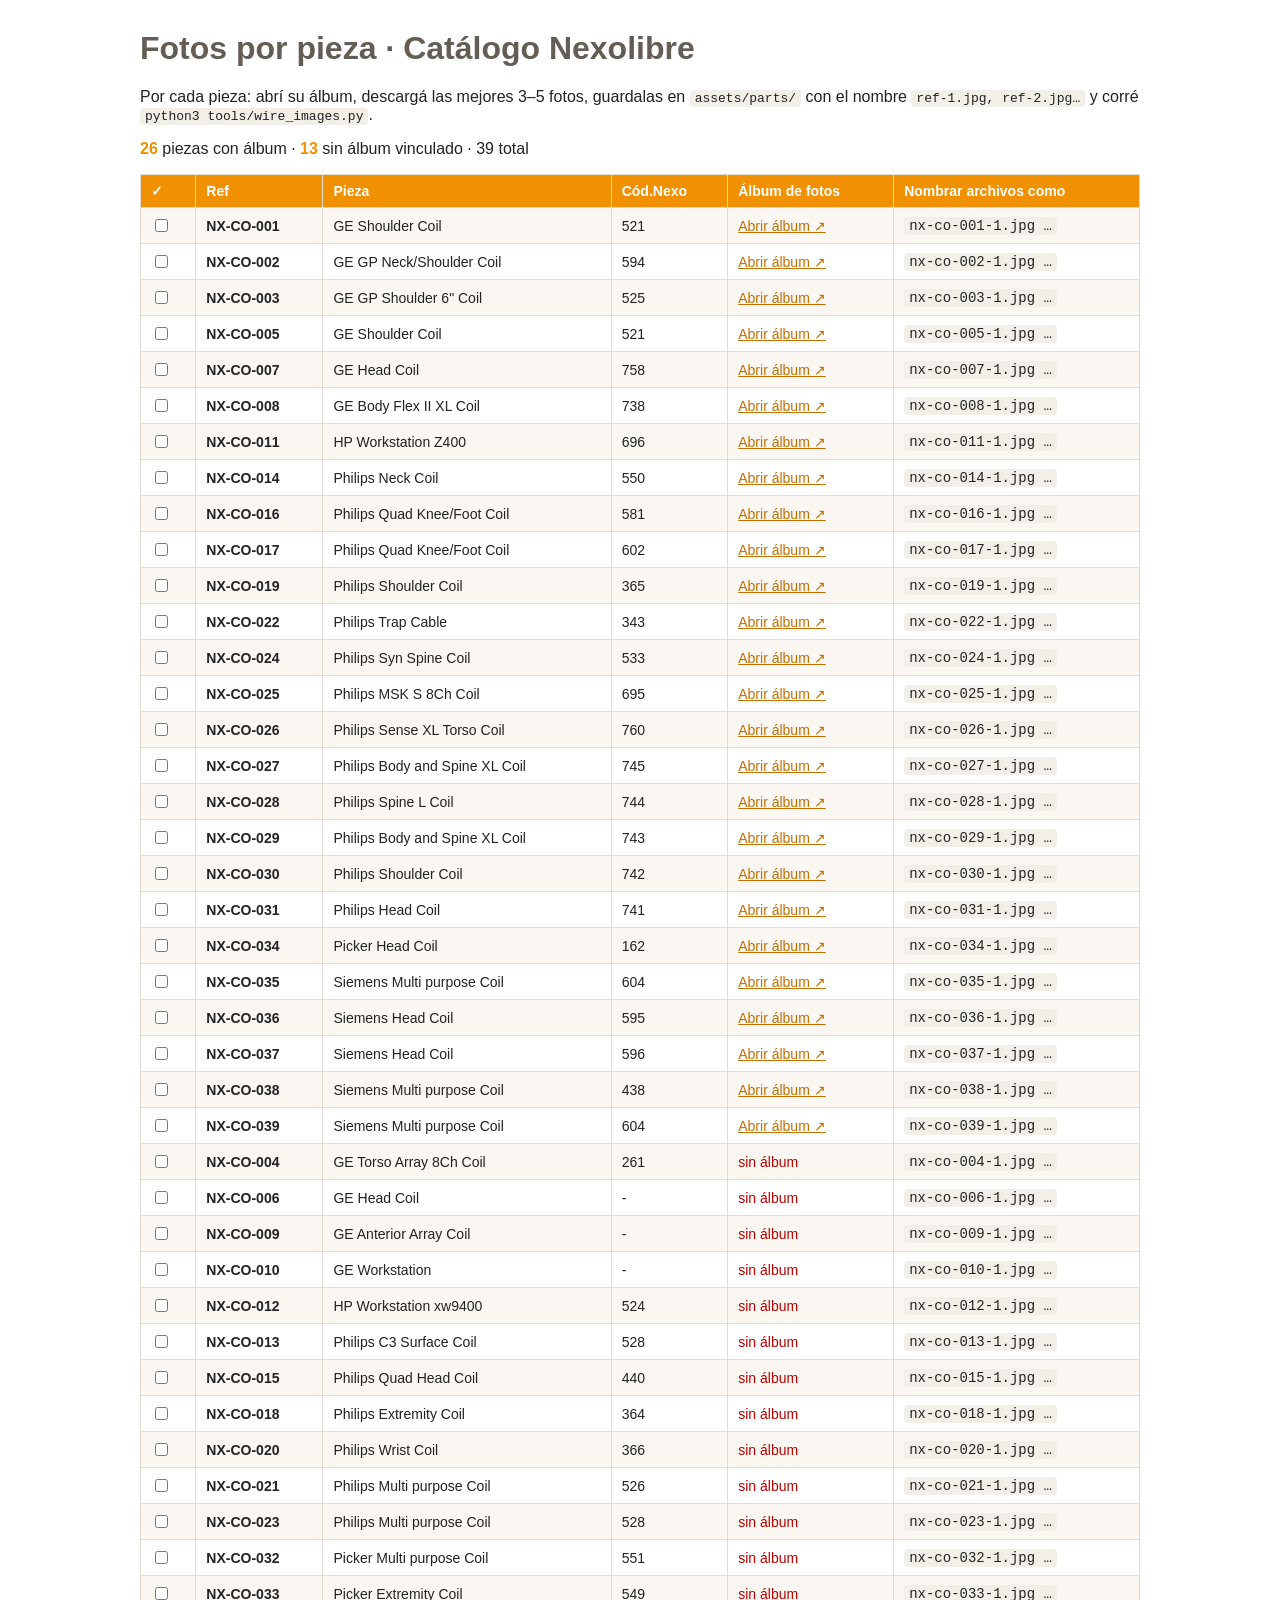
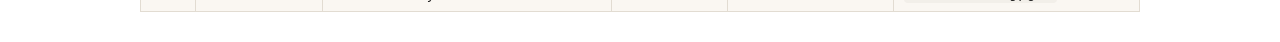
<file: tools/fotos-por-pieza.html>
<!doctype html><html lang=es><head><meta charset=utf-8><title>Fotos por pieza — Nexolibre</title>
<style>body{font-family:Arial,sans-serif;max-width:1000px;margin:30px auto;padding:0 20px;color:#222}
h1{color:#645d56} .tag{color:#F19000;font-weight:700}
table{border-collapse:collapse;width:100%;font-size:14px;margin-top:14px}
th,td{border:1px solid #e2dcd2;padding:8px 10px;text-align:left} th{background:#F19000;color:#fff}
tr:nth-child(even){background:#faf7f2} code{background:#f2efe9;padding:1px 5px;border-radius:4px}
a{color:#c46f00}</style></head><body>
<h1>Fotos por pieza · Catálogo Nexolibre</h1>
<p>Por cada pieza: abrí su álbum, descargá las mejores 3–5 fotos, guardalas en <code>assets/parts/</code> con el nombre <code>ref-1.jpg, ref-2.jpg…</code> y corré <code>python3 tools/wire_images.py</code>.</p>
<p><span class="tag">26</span> piezas con álbum · <span class="tag">13</span> sin álbum vinculado · 39 total</p>
<table><tr><th>✓</th><th>Ref</th><th>Pieza</th><th>Cód.Nexo</th><th>Álbum de fotos</th><th>Nombrar archivos como</th></tr>
<tr><td><input type="checkbox"></td><td><b>NX-CO-001</b></td><td>GE Shoulder Coil</td><td>521</td><td><a href="https://photos.app.goo.gl/8HvAwivu3oDbm2Hm9" target="_blank" rel="noopener">Abrir álbum ↗</a></td><td><code>nx-co-001-1.jpg …</code></td></tr><tr><td><input type="checkbox"></td><td><b>NX-CO-002</b></td><td>GE GP Neck/Shoulder Coil</td><td>594</td><td><a href="https://photos.app.goo.gl/PQZ6gTyb5ta5BDxj8" target="_blank" rel="noopener">Abrir álbum ↗</a></td><td><code>nx-co-002-1.jpg …</code></td></tr><tr><td><input type="checkbox"></td><td><b>NX-CO-003</b></td><td>GE GP Shoulder 6&quot; Coil</td><td>525</td><td><a href="https://photos.app.goo.gl/R1EYHBptR9gpfeAz5" target="_blank" rel="noopener">Abrir álbum ↗</a></td><td><code>nx-co-003-1.jpg …</code></td></tr><tr><td><input type="checkbox"></td><td><b>NX-CO-005</b></td><td>GE Shoulder Coil</td><td>521</td><td><a href="https://photos.app.goo.gl/8HvAwivu3oDbm2Hm9" target="_blank" rel="noopener">Abrir álbum ↗</a></td><td><code>nx-co-005-1.jpg …</code></td></tr><tr><td><input type="checkbox"></td><td><b>NX-CO-007</b></td><td>GE Head Coil</td><td>758</td><td><a href="https://photos.google.com/share/AF1QipMhet2dT2rZz6petpQNdRdgp9RMf6fiUk5T6B0KKxxq_E-ZjGqRncMU4xUO2I1HPg?key=MlZrZF9EcWY2aGpuUVFUd1J3eWtUYWpONFM5LWZB" target="_blank" rel="noopener">Abrir álbum ↗</a></td><td><code>nx-co-007-1.jpg …</code></td></tr><tr><td><input type="checkbox"></td><td><b>NX-CO-008</b></td><td>GE Body Flex II XL Coil</td><td>738</td><td><a href="https://photos.app.goo.gl/RXzXFEVeeptiH1Fy9" target="_blank" rel="noopener">Abrir álbum ↗</a></td><td><code>nx-co-008-1.jpg …</code></td></tr><tr><td><input type="checkbox"></td><td><b>NX-CO-011</b></td><td>HP Workstation Z400</td><td>696</td><td><a href="https://photos.app.goo.gl/cxu6LSHZGudrsyFY9" target="_blank" rel="noopener">Abrir álbum ↗</a></td><td><code>nx-co-011-1.jpg …</code></td></tr><tr><td><input type="checkbox"></td><td><b>NX-CO-014</b></td><td>Philips Neck Coil</td><td>550</td><td><a href="https://photos.app.goo.gl/9669MkF1HtvWrLrj9" target="_blank" rel="noopener">Abrir álbum ↗</a></td><td><code>nx-co-014-1.jpg …</code></td></tr><tr><td><input type="checkbox"></td><td><b>NX-CO-016</b></td><td>Philips Quad Knee/Foot Coil</td><td>581</td><td><a href="https://photos.app.goo.gl/sY1GUrSzQ55EJ1ag8" target="_blank" rel="noopener">Abrir álbum ↗</a></td><td><code>nx-co-016-1.jpg …</code></td></tr><tr><td><input type="checkbox"></td><td><b>NX-CO-017</b></td><td>Philips Quad Knee/Foot Coil</td><td>602</td><td><a href="https://photos.app.goo.gl/Axw7MfG8RbBDjPvw5" target="_blank" rel="noopener">Abrir álbum ↗</a></td><td><code>nx-co-017-1.jpg …</code></td></tr><tr><td><input type="checkbox"></td><td><b>NX-CO-019</b></td><td>Philips Shoulder Coil</td><td>365</td><td><a href="https://photos.app.goo.gl/69Ndpe3GM3kxBypx9" target="_blank" rel="noopener">Abrir álbum ↗</a></td><td><code>nx-co-019-1.jpg …</code></td></tr><tr><td><input type="checkbox"></td><td><b>NX-CO-022</b></td><td>Philips Trap Cable</td><td>343</td><td><a href="https://photos.app.goo.gl/1duiUcpwSyWCehCRA" target="_blank" rel="noopener">Abrir álbum ↗</a></td><td><code>nx-co-022-1.jpg …</code></td></tr><tr><td><input type="checkbox"></td><td><b>NX-CO-024</b></td><td>Philips Syn Spine Coil</td><td>533</td><td><a href="https://photos.app.goo.gl/8sjjMEmePA4Spz8FA" target="_blank" rel="noopener">Abrir álbum ↗</a></td><td><code>nx-co-024-1.jpg …</code></td></tr><tr><td><input type="checkbox"></td><td><b>NX-CO-025</b></td><td>Philips MSK S 8Ch Coil</td><td>695</td><td><a href="https://photos.app.goo.gl/PzhgbGvNnkMmSnm7A" target="_blank" rel="noopener">Abrir álbum ↗</a></td><td><code>nx-co-025-1.jpg …</code></td></tr><tr><td><input type="checkbox"></td><td><b>NX-CO-026</b></td><td>Philips Sense XL Torso Coil</td><td>760</td><td><a href="https://photos.app.goo.gl/ZqTSc3xmMyNK1XjE9" target="_blank" rel="noopener">Abrir álbum ↗</a></td><td><code>nx-co-026-1.jpg …</code></td></tr><tr><td><input type="checkbox"></td><td><b>NX-CO-027</b></td><td>Philips Body and Spine XL Coil</td><td>745</td><td><a href="https://photos.google.com/share/AF1QipN5BgqCfvsBCV3cgWLW4Vj9wrdtsXjjgHGMRb1z2EGbB5XY9TrQC6DWcbTVluhsLw?key=UTBxSUxiRnRaM2RibkVXTkhnS2lsQmJRaG1Pb0ZB" target="_blank" rel="noopener">Abrir álbum ↗</a></td><td><code>nx-co-027-1.jpg …</code></td></tr><tr><td><input type="checkbox"></td><td><b>NX-CO-028</b></td><td>Philips Spine L Coil</td><td>744</td><td><a href="https://photos.google.com/album/AF1QipO-on-EPl3UjJxfqw_7Wj9FGpJvas1RZaaEyWub" target="_blank" rel="noopener">Abrir álbum ↗</a></td><td><code>nx-co-028-1.jpg …</code></td></tr><tr><td><input type="checkbox"></td><td><b>NX-CO-029</b></td><td>Philips Body and Spine XL Coil</td><td>743</td><td><a href="https://photos.google.com/share/AF1QipMumArR7TaWfMjl8YqkwXrAW3mXkxz3-oFAX0JBX_yyEU48Rl8PqNs8A7S7XxEcLg?key=MXc2QWtOTEU2SXRyUDgwektTX3Z0OUtDNDg1Rnd3" target="_blank" rel="noopener">Abrir álbum ↗</a></td><td><code>nx-co-029-1.jpg …</code></td></tr><tr><td><input type="checkbox"></td><td><b>NX-CO-030</b></td><td>Philips Shoulder Coil</td><td>742</td><td><a href="https://photos.app.goo.gl/8VJSK3tFY4wDC4wy9" target="_blank" rel="noopener">Abrir álbum ↗</a></td><td><code>nx-co-030-1.jpg …</code></td></tr><tr><td><input type="checkbox"></td><td><b>NX-CO-031</b></td><td>Philips Head Coil</td><td>741</td><td><a href="https://photos.google.com/share/AF1QipO7IRzFhCzBZn5vPoJfExZvX30woQdq5zG1cShJnjNP0OrNHQ9PoWjnlE0jqQ1RhQ?key=MXNpUmV4R0xqVDRlRUdTdUZlNkdTQktvdnR5MVNB" target="_blank" rel="noopener">Abrir álbum ↗</a></td><td><code>nx-co-031-1.jpg …</code></td></tr><tr><td><input type="checkbox"></td><td><b>NX-CO-034</b></td><td>Picker Head Coil</td><td>162</td><td><a href="https://photos.app.goo.gl/fntaG8CnNiSD6TSA8" target="_blank" rel="noopener">Abrir álbum ↗</a></td><td><code>nx-co-034-1.jpg …</code></td></tr><tr><td><input type="checkbox"></td><td><b>NX-CO-035</b></td><td>Siemens Multi purpose Coil</td><td>604</td><td><a href="https://photos.app.goo.gl/s4XMQUS92cYYcDZPA" target="_blank" rel="noopener">Abrir álbum ↗</a></td><td><code>nx-co-035-1.jpg …</code></td></tr><tr><td><input type="checkbox"></td><td><b>NX-CO-036</b></td><td>Siemens Head Coil</td><td>595</td><td><a href="https://photos.app.goo.gl/zKiPrKtRNkqcs7bb7" target="_blank" rel="noopener">Abrir álbum ↗</a></td><td><code>nx-co-036-1.jpg …</code></td></tr><tr><td><input type="checkbox"></td><td><b>NX-CO-037</b></td><td>Siemens Head Coil</td><td>596</td><td><a href="https://photos.app.goo.gl/gPqxxXP2F76yN3M1A" target="_blank" rel="noopener">Abrir álbum ↗</a></td><td><code>nx-co-037-1.jpg …</code></td></tr><tr><td><input type="checkbox"></td><td><b>NX-CO-038</b></td><td>Siemens Multi purpose Coil</td><td>438</td><td><a href="https://photos.app.goo.gl/2WXbALw2GQr1juWh6" target="_blank" rel="noopener">Abrir álbum ↗</a></td><td><code>nx-co-038-1.jpg …</code></td></tr><tr><td><input type="checkbox"></td><td><b>NX-CO-039</b></td><td>Siemens Multi purpose Coil</td><td>604</td><td><a href="https://photos.app.goo.gl/s4XMQUS92cYYcDZPA" target="_blank" rel="noopener">Abrir álbum ↗</a></td><td><code>nx-co-039-1.jpg …</code></td></tr>
<tr><td><input type="checkbox"></td><td><b>NX-CO-004</b></td><td>GE Torso Array 8Ch Coil</td><td>261</td><td><span style="color:#b00">sin álbum</span></td><td><code>nx-co-004-1.jpg …</code></td></tr><tr><td><input type="checkbox"></td><td><b>NX-CO-006</b></td><td>GE Head Coil</td><td>-</td><td><span style="color:#b00">sin álbum</span></td><td><code>nx-co-006-1.jpg …</code></td></tr><tr><td><input type="checkbox"></td><td><b>NX-CO-009</b></td><td>GE Anterior Array Coil</td><td>-</td><td><span style="color:#b00">sin álbum</span></td><td><code>nx-co-009-1.jpg …</code></td></tr><tr><td><input type="checkbox"></td><td><b>NX-CO-010</b></td><td>GE Workstation</td><td>-</td><td><span style="color:#b00">sin álbum</span></td><td><code>nx-co-010-1.jpg …</code></td></tr><tr><td><input type="checkbox"></td><td><b>NX-CO-012</b></td><td>HP Workstation xw9400</td><td>524</td><td><span style="color:#b00">sin álbum</span></td><td><code>nx-co-012-1.jpg …</code></td></tr><tr><td><input type="checkbox"></td><td><b>NX-CO-013</b></td><td>Philips C3 Surface Coil</td><td>528</td><td><span style="color:#b00">sin álbum</span></td><td><code>nx-co-013-1.jpg …</code></td></tr><tr><td><input type="checkbox"></td><td><b>NX-CO-015</b></td><td>Philips Quad Head Coil</td><td>440</td><td><span style="color:#b00">sin álbum</span></td><td><code>nx-co-015-1.jpg …</code></td></tr><tr><td><input type="checkbox"></td><td><b>NX-CO-018</b></td><td>Philips Extremity Coil</td><td>364</td><td><span style="color:#b00">sin álbum</span></td><td><code>nx-co-018-1.jpg …</code></td></tr><tr><td><input type="checkbox"></td><td><b>NX-CO-020</b></td><td>Philips Wrist Coil</td><td>366</td><td><span style="color:#b00">sin álbum</span></td><td><code>nx-co-020-1.jpg …</code></td></tr><tr><td><input type="checkbox"></td><td><b>NX-CO-021</b></td><td>Philips Multi purpose Coil</td><td>526</td><td><span style="color:#b00">sin álbum</span></td><td><code>nx-co-021-1.jpg …</code></td></tr><tr><td><input type="checkbox"></td><td><b>NX-CO-023</b></td><td>Philips Multi purpose Coil</td><td>528</td><td><span style="color:#b00">sin álbum</span></td><td><code>nx-co-023-1.jpg …</code></td></tr><tr><td><input type="checkbox"></td><td><b>NX-CO-032</b></td><td>Picker Multi purpose Coil</td><td>551</td><td><span style="color:#b00">sin álbum</span></td><td><code>nx-co-032-1.jpg …</code></td></tr><tr><td><input type="checkbox"></td><td><b>NX-CO-033</b></td><td>Picker Extremity Coil</td><td>549</td><td><span style="color:#b00">sin álbum</span></td><td><code>nx-co-033-1.jpg …</code></td></tr>
</table></body></html>
</file>
<file: styles.css>
:root{
    --bg:#ffffff;
    --bg-2:#f7f5f1;
    --surface:#ffffff;
    --surface-2:#f4f1ec;
    --border:rgba(20,16,10,.10);
    --border-2:rgba(20,16,10,.16);
    --text:#211c16;
    --muted:#625d57;
    --muted-2:#8c867d;
    --accent:#f19000;
    --accent-bright:#d97e00;
    --accent-2:#ffb23e;
    --shadow:0 1px 3px rgba(20,16,10,.05),0 10px 30px -14px rgba(20,16,10,.18);
    --radius:16px;
    --maxw:1200px;
    --ease:cubic-bezier(.22,1,.36,1);
  }
  *{box-sizing:border-box;margin:0;padding:0}
  html{scroll-behavior:smooth}
  body{
    font-family:'Helvetica Neue',Helvetica,Arial,sans-serif;
    background:var(--bg);
    color:var(--text);
    line-height:1.55;
    -webkit-font-smoothing:antialiased;
    overflow-x:hidden;
  }
  a{color:inherit;text-decoration:none}
  img{max-width:100%;display:block}
  .wrap{max-width:var(--maxw);margin:0 auto;padding:0 24px}
  section{position:relative}
  .eyebrow{
    display:inline-flex;align-items:center;gap:8px;
    font-size:13px;font-weight:700;letter-spacing:.12em;text-transform:uppercase;
    color:var(--accent-bright);margin-bottom:18px;
  }
  .eyebrow::before{content:"";width:6px;height:6px;background:var(--accent);border-radius:50%}
  h1,h2,h3{font-family:'Exo',sans-serif;font-weight:900;line-height:1.05;letter-spacing:-.02em;color:#645d56;text-wrap:balance}
  h2{font-size:clamp(30px,4.4vw,52px)}
  h3{font-size:clamp(22px,2.4vw,28px);letter-spacing:-.01em}
  p.lead{color:var(--muted);font-size:clamp(16px,1.5vw,19px);max-width:62ch}
  .muted{color:var(--muted)}

  /* glow helpers */
  .glow{position:absolute;border-radius:50%;filter:blur(90px);opacity:.35;pointer-events:none;z-index:0}

  /* ---------- buttons ---------- */
  .btn{
    display:inline-flex;align-items:center;justify-content:center;gap:9px;
    font-weight:700;font-size:15px;border-radius:10px;padding:13px 22px;
    cursor:pointer;border:1px solid transparent;transition:.25s var(--ease);white-space:nowrap;
  }
  .btn-primary{background:var(--accent);color:#fff;box-shadow:0 6px 18px -8px rgba(241,144,0,.55)}
  .btn-primary:hover{transform:translateY(-2px);box-shadow:0 16px 34px -10px rgba(241,144,0,.7)}
  .btn-dark{background:#fff;color:var(--accent);border-color:var(--accent)}
  .btn-dark:hover{background:rgba(241,144,0,.10);transform:translateY(-2px)}
  .btn-ghost{background:transparent;color:var(--accent);border-color:var(--accent)}
  .btn-ghost:hover{background:rgba(241,144,0,.10);transform:translateY(-2px)}
  .btn-wa{background:#1fa855;color:#fff}
  .btn-wa:hover{background:#25c265;transform:translateY(-2px)}

  /* ---------- header ---------- */
  header{
    position:sticky;top:0;z-index:100;
    background:rgba(255,255,255,.8);backdrop-filter:blur(14px);
    border-bottom:1px solid transparent;transition:.3s var(--ease);
  }
  header.scrolled{border-bottom-color:var(--border);background:rgba(255,255,255,.92);box-shadow:0 6px 24px -16px rgba(20,16,10,.25)}
  .nav{display:flex;align-items:center;gap:34px;height:72px}
  .brand{display:flex;align-items:center;gap:11px;font-weight:900;font-size:20px;letter-spacing:-.02em}
  .brand .logo{
    width:30px;height:30px;border-radius:8px;display:grid;place-items:center;
    background:linear-gradient(135deg,var(--accent),var(--accent-2));color:#021;font-weight:900;font-size:16px;
  }
  .brand small{display:block;font-size:10px;font-weight:600;color:var(--muted-2);letter-spacing:.08em;margin-top:5px}
  .logo-mark{width:64px;height:auto;flex:0 0 auto}
  .brand-name{display:block;font-weight:900;font-size:21px;letter-spacing:-.02em;line-height:1;color:#625d57}
  .nav-links{display:flex;align-items:center;gap:28px;margin-left:8px}
  .nav-links a{font-size:15px;font-weight:500;color:var(--muted);transition:.2s}
  .nav-links a:hover{color:var(--text)}
  .nav-right{margin-left:auto;display:flex;align-items:center;gap:14px}
  .lang{
    display:flex;border:1px solid var(--border-2);border-radius:9px;overflow:hidden;font-size:13px;font-weight:700;
  }
  .lang button{background:transparent;color:var(--muted);border:0;padding:8px 11px;cursor:pointer;transition:.2s}
  .lang button.active{background:var(--accent);color:#fff}
  .burger{display:none;background:transparent;border:0;color:#fff;cursor:pointer;flex-direction:column;gap:5px}
  .burger span{width:22px;height:2px;background:var(--text);border-radius:2px;transition:.3s}

  /* ---------- hero ---------- */
  .hero{padding:48px 0 40px;text-align:center;overflow:hidden}
  .hero h1{font-size:clamp(34px,4.8vw,58px);max-width:20ch;margin:0 auto 24px}
  .hero h1 .hl{color:inherit}
  .hero .lead{margin:0 auto 36px;text-align:center}
  .hero-cta{display:flex;gap:14px;justify-content:center;flex-wrap:wrap}
  .hero-badges{display:flex;gap:26px;justify-content:center;flex-wrap:wrap;margin-top:30px;color:var(--muted);font-size:13px;font-weight:600}
  .hero-badges span{display:inline-flex;align-items:center;gap:8px}
  .dot{width:7px;height:7px;border-radius:50%;background:var(--accent-bright);box-shadow:0 0 10px var(--accent-bright)}

  /* ---------- stats band ---------- */
  .stats{border-top:1px solid var(--border);border-bottom:1px solid var(--border);background:var(--bg-2)}
  .stats-grid{display:grid;grid-template-columns:repeat(4,1fr);gap:0}
  .stat{padding:34px 26px;text-align:center;border-right:1px solid var(--border)}
  .stat:last-child{border-right:0}
  .stat .num{font-family:'Exo',sans-serif;font-size:clamp(38px,5vw,58px);font-weight:900;letter-spacing:-.03em;color:var(--accent)}
  .stat .lbl{color:var(--muted);font-size:14px;margin-top:8px;font-weight:500}

  /* ---------- split audiences ---------- */
  .split{padding:96px 0}
  .split-grid{display:grid;grid-template-columns:1fr 1fr;gap:24px}
  .split-card{
    position:relative;overflow:hidden;border-radius:24px;padding:48px 44px;min-height:340px;
    display:flex;flex-direction:column;justify-content:flex-end;border:1px solid var(--border);box-shadow:var(--shadow);
  }
  .split-card.a{background:radial-gradient(120% 120% at 0% 0%,rgba(241,144,0,.18),transparent 60%),var(--surface)}
  .split-card.b{background:radial-gradient(120% 120% at 100% 0%,rgba(255,170,60,.16),transparent 60%),var(--surface)}
  .split-card h3{margin-bottom:14px;font-size:30px}
  .split-card p{color:var(--muted);margin-bottom:26px;max-width:42ch}

  /* ---------- products ---------- */
  .products{padding:72px 0}
  .sec-head{max-width:680px;margin-bottom:18px}
  .product{
    position:relative;border:1px solid var(--border);border-radius:24px;background:var(--surface);
    overflow:hidden;margin-top:28px;box-shadow:var(--shadow);
  }
  .product-inner{display:grid;grid-template-columns:1.05fr .95fr;gap:0;align-items:stretch}
  .product .info{padding:52px 48px}
  .product .visual{
    position:relative;border-left:1px solid var(--border);background:var(--bg-2);
    padding:42px;display:flex;align-items:center;justify-content:center;min-height:100%;
  }
  .product:nth-child(even) .product-inner{direction:rtl}
  .product:nth-child(even) .info,.product:nth-child(even) .visual{direction:ltr}
  .product:nth-child(even) .visual{border-left:0;border-right:1px solid var(--border)}
  .ptag{display:inline-flex;align-items:center;gap:8px;font-size:12px;font-weight:700;letter-spacing:.06em;text-transform:uppercase;color:var(--accent-bright);margin-bottom:14px}
  .badge-new{background:rgba(241,144,0,.16);color:var(--accent-bright);border:1px solid rgba(241,144,0,.32);border-radius:30px;padding:3px 11px;font-size:11px;font-weight:800;letter-spacing:.05em;margin-left:8px;text-transform:uppercase}
  .product h3{font-size:32px;margin-bottom:8px}
  .product .sub{color:var(--accent-bright);font-weight:700;font-size:15px;margin-bottom:18px}
  .product p.desc{color:var(--muted);margin-bottom:24px;max-width:48ch}
  .feat{list-style:none;display:flex;flex-direction:column;gap:13px;margin-bottom:30px}
  .feat li{display:flex;gap:12px;align-items:flex-start;font-size:15px;color:#423d36}
  .feat li svg{flex:0 0 20px;margin-top:2px;color:var(--accent-bright)}
  .pchips{display:flex;gap:8px;flex-wrap:wrap;margin-bottom:26px}
  .chip{font-size:12px;font-weight:600;color:var(--muted);border:1px solid var(--border-2);border-radius:30px;padding:5px 12px}
  .product-actions{display:flex;gap:12px;flex-wrap:wrap}

  /* metric ring visual */
  .mvis{text-align:center;width:100%}
  .ring{width:200px;height:200px;margin:0 auto 18px;position:relative}
  .ring svg{transform:rotate(-90deg)}
  .ring .rval{position:absolute;inset:0;display:grid;place-content:center;font-family:'Exo',sans-serif;font-size:46px;font-weight:900;letter-spacing:-.03em}
  .ring .rval small{display:block;font-size:13px;font-weight:600;color:var(--muted);letter-spacing:0}
  .mvis .cap{color:var(--muted);font-size:14px;max-width:30ch;margin:0 auto}
  .mini-stats{display:flex;gap:18px;justify-content:center;margin-top:22px;flex-wrap:wrap}
  .mini-stats div{text-align:center}
  .mini-stats b{display:block;font-family:'Exo',sans-serif;font-size:26px;font-weight:900;color:var(--accent-bright)}
  .mini-stats span{font-size:12px;color:var(--muted)}

  /* ---------- trust ---------- */
  .trust{padding:80px 0}
  .trust-grid{display:grid;grid-template-columns:repeat(4,1fr);gap:18px}
  .tcard{border:1px solid var(--border);background:var(--surface);border-radius:18px;padding:30px 26px;box-shadow:var(--shadow)}
  .tcard .ti{width:46px;height:46px;border-radius:12px;display:grid;place-items:center;background:rgba(241,144,0,.13);color:var(--accent-bright);margin-bottom:16px}
  .tcard h4{font-family:'Exo',sans-serif;font-size:18px;font-weight:800;margin-bottom:8px;color:#645d56}
  .tcard p{color:var(--muted);font-size:14px}

  /* presence */
  .presence{margin-top:42px;border:1px solid var(--border);border-radius:20px;background:linear-gradient(120deg,var(--surface),var(--bg-2));padding:34px 40px;display:flex;align-items:center;gap:30px;flex-wrap:wrap}
  .presence .ph{font-size:13px;font-weight:700;letter-spacing:.1em;text-transform:uppercase;color:var(--muted)}
  .flags{display:flex;gap:26px;flex-wrap:wrap;margin-left:auto}
  .flags div{display:flex;align-items:center;gap:9px;font-weight:700;font-size:16px}
  .flags .fg{font-size:22px}

  /* ---------- testimonials ---------- */
  .testi{padding:90px 0;text-align:center;background:var(--bg-2);border-top:1px solid var(--border);border-bottom:1px solid var(--border)}
  .testi h2{margin-bottom:48px;max-width:18ch;margin-left:auto;margin-right:auto}
  .tslider{max-width:780px;margin:0 auto;position:relative}
  .tslide{display:none;animation:fade .5s var(--ease)}
  .tslide.active{display:block}
  @keyframes fade{from{opacity:0;transform:translateY(8px)}to{opacity:1;transform:none}}
  .tquote{font-size:clamp(20px,2.4vw,26px);font-weight:500;line-height:1.4;margin-bottom:24px}
  .tauthor b{font-weight:800}
  .tauthor span{color:var(--muted)}
  .tprod{display:inline-block;margin-top:10px;font-size:12px;font-weight:700;color:var(--accent-bright);letter-spacing:.05em;text-transform:uppercase}
  .tnav{display:flex;gap:10px;justify-content:center;margin-top:34px}
  .tnav button{width:10px;height:10px;border-radius:50%;border:0;background:#e2dcd2;cursor:pointer;transition:.25s}
  .tnav button.active{background:var(--accent-bright);width:28px;border-radius:6px}

  /* ---------- demo / cta ---------- */
  .demo{padding:96px 0}
  .demo-grid{display:grid;grid-template-columns:1fr 1.05fr;gap:48px;align-items:start;border:1px solid var(--border);border-radius:26px;overflow:hidden;background:var(--surface);box-shadow:var(--shadow)}
  .demo-left{padding:54px 48px;background:radial-gradient(120% 120% at 0% 0%,rgba(241,144,0,.16),transparent 55%)}
  .demo-left h2{margin-bottom:18px}
  .demo-left .lead{margin-bottom:30px}
  .demo-points{list-style:none;display:flex;flex-direction:column;gap:16px;margin-bottom:34px}
  .demo-points li{display:flex;gap:12px;font-size:15px;color:#423d36}
  .demo-points svg{flex:0 0 20px;color:var(--accent-bright)}
  .demo-contact{display:flex;flex-direction:column;gap:12px}
  .demo-contact a{display:inline-flex;align-items:center;gap:12px;color:var(--muted);font-size:15px;font-weight:500;transition:.2s}
  .demo-contact a:hover{color:var(--text)}
  .demo-right{padding:48px}
  form{display:grid;gap:16px}
  .frow{display:grid;grid-template-columns:1fr 1fr;gap:16px}
  .field{display:flex;flex-direction:column;gap:7px}
  .field label{font-size:13px;font-weight:600;color:var(--muted)}
  .field input,.field select,.field textarea{
    background:var(--surface-2);border:1px solid var(--border-2);border-radius:10px;color:var(--text);
    padding:12px 14px;font-family:inherit;font-size:15px;transition:.2s;width:100%;
  }
  .field textarea{resize:vertical;min-height:88px}
  .field input:focus,.field select:focus,.field textarea:focus{outline:0;border-color:var(--accent);box-shadow:0 0 0 3px rgba(241,144,0,.2)}
  .field select{appearance:none;background-image:url("data:image/svg+xml,%3Csvg xmlns='http://www.w3.org/2000/svg' width='14' height='14' fill='%23625d57' viewBox='0 0 16 16'%3E%3Cpath d='M8 11L3 6h10z'/%3E%3C/svg%3E");background-repeat:no-repeat;background-position:right 14px center}
  .form-note{font-size:12px;color:var(--muted-2)}
  .form-ok{display:none;background:rgba(241,144,0,.12);border:1px solid var(--accent);border-radius:12px;padding:18px;color:#8a5200;font-size:15px}
  .form-ok.show{display:block}

  /* ---------- footer ---------- */
  footer{border-top:1px solid var(--border);padding:64px 0 36px;background:var(--bg-2)}
  .foot-grid{display:grid;grid-template-columns:1.4fr 1fr 1fr 1fr;gap:36px;margin-bottom:48px}
  .foot-brand p{color:var(--muted);font-size:14px;max-width:34ch;margin-top:16px}
  .foot-logo{width:172px;height:auto;display:block}
  .foot-col h5{font-family:'Exo',sans-serif;font-size:13px;font-weight:800;letter-spacing:.08em;text-transform:uppercase;color:#645d56;margin-bottom:18px}
  .foot-col a{display:block;color:var(--muted);font-size:14px;margin-bottom:12px;transition:.2s}
  .foot-col a:hover{color:var(--text)}
  .foot-bottom{border-top:1px solid var(--border);padding-top:26px;display:flex;justify-content:space-between;align-items:center;gap:18px;flex-wrap:wrap;color:var(--muted-2);font-size:13px}
  .foot-bottom .holding b{color:var(--muted)}
  /* footer brand (link Home + Grupo Nexo) + alineación de títulos */
  .foot-brand-link{display:inline-flex;align-items:center;gap:10px;text-decoration:none}
  .foot-mark{width:40px;height:auto;flex:0 0 auto}
  .foot-name{font-family:'Exo',sans-serif;font-weight:900;font-size:22px;line-height:1;color:#645d56}
  .foot-grupo{display:inline-block;margin-top:10px;font-size:12px;font-weight:600;letter-spacing:.04em;color:var(--muted-2);text-decoration:none}
  .foot-grupo:hover{color:var(--accent)}
  .foot-col{padding-top:40px}
  /* viudas */
  p{text-wrap:pretty}

  /* reveal animation */
  .reveal{opacity:0;transform:translateY(26px);transition:.7s var(--ease)}
  .reveal.in{opacity:1;transform:none}

  /* ---------- responsive ---------- */
  @media(max-width:980px){
    .nav-links{display:none}
    .burger{display:flex}
    .stats-grid{grid-template-columns:1fr 1fr}
    .stat:nth-child(2){border-right:0}
    .stat{border-bottom:1px solid var(--border)}
    .split-grid{grid-template-columns:1fr}
    .product-inner{grid-template-columns:1fr}
    .product:nth-child(even) .product-inner{direction:ltr}
    .product .visual{border-left:0;border-top:1px solid var(--border)}
    .product:nth-child(even) .visual{border-right:0;border-top:1px solid var(--border)}
    .trust-grid{grid-template-columns:1fr 1fr}
    .demo-grid{grid-template-columns:1fr}
    .foot-grid{grid-template-columns:1fr 1fr}
    .mobile-open .nav-links{display:flex;position:absolute;top:72px;left:0;right:0;flex-direction:column;background:var(--bg);padding:22px 24px;border-bottom:1px solid var(--border);gap:18px}
  }
  @media(max-width:560px){
    .stats-grid{grid-template-columns:1fr}
    .stat{border-right:0}
    .trust-grid{grid-template-columns:1fr}
    .foot-grid{grid-template-columns:1fr}
    .frow{grid-template-columns:1fr}
    .product .info,.demo-left,.demo-right{padding:34px 26px}
    .hero{padding:60px 0}
  }

  /* ---------- home utilities ---------- */
  .grid-3{display:grid;grid-template-columns:repeat(3,1fr);gap:18px;margin-top:28px}
  .region h4{display:flex;align-items:center;gap:10px;font-size:19px}
  .region .rflag{font-size:24px;line-height:1}
  .region .feat{margin-top:14px;margin-bottom:0;gap:11px}
  .region .feat li{font-size:14px}
  .nav-cta{display:inline-flex;align-items:center;gap:7px}
  .nav-cta svg{flex:0 0 auto}
  .ctaband{margin-top:30px;border:1px solid var(--border);border-radius:24px;background:radial-gradient(120% 140% at 100% 0%,rgba(241,144,0,.14),transparent 55%),linear-gradient(120deg,var(--surface),var(--bg-2));padding:46px 48px;box-shadow:var(--shadow)}
  .ctaband .cta-inner{display:flex;align-items:center;justify-content:space-between;gap:32px;flex-wrap:wrap}
  .ctaband h3{font-size:28px;margin-bottom:10px}
  .ctaband p{color:var(--muted);max-width:52ch}
  .ctaband .prodtags{display:flex;gap:8px;flex-wrap:wrap;margin-top:16px}
  .sec-head.center{margin-left:auto;margin-right:auto;text-align:center}
  @media(max-width:860px){.grid-3{grid-template-columns:1fr}}

  /* ---------- multipage ---------- */
  .nav-links a.active{color:var(--accent)}
  .nav-links a.nav-soft{color:var(--accent);font-weight:800;background:rgba(241,144,0,.12);border:1px solid rgba(241,144,0,.3);padding:7px 14px;border-radius:30px;display:inline-flex;align-items:center;transition:.2s var(--ease)}
  .nav-links a.nav-soft:hover{color:var(--accent);background:rgba(241,144,0,.2);border-color:rgba(241,144,0,.5);transform:translateY(-1px)}
  .subhero{position:relative;overflow:hidden;padding:72px 0;text-align:center}
  .subhero .wrap{position:relative;z-index:1}
  .subhero h1{font-size:clamp(30px,4vw,48px);max-width:22ch;margin:0 auto 18px}
  .subhero .lead{margin:0 auto}
  .split-card .ti{width:46px;height:46px;border-radius:12px;display:grid;place-items:center;background:rgba(241,144,0,.13);color:var(--accent-bright);margin-bottom:18px}
  .photo-ph{position:relative;border:1px dashed var(--border-2);border-radius:18px;background:var(--surface-2);min-height:260px;display:grid;place-items:center;text-align:center;color:var(--muted-2);overflow:hidden;box-shadow:var(--shadow)}
  .photo-ph .ic{width:44px;height:44px;opacity:.45;margin:0 auto 10px;display:block}
  .photo-ph span{display:block;font-size:13px;font-weight:600;padding:0 18px}
  .photo-ph .ph-size{margin-top:7px;font-size:11px;font-weight:700;letter-spacing:.05em;color:var(--muted-2);opacity:.85;text-transform:uppercase}
  .country{padding:66px 0;border-top:1px solid var(--border)}
  .country:first-of-type{border-top:0}
  .country-grid{display:grid;grid-template-columns:1.05fr .95fr;gap:48px;align-items:center}
  .country-grid.rev .c-media{order:-1}
  .cflag{font-size:30px;line-height:1;margin-bottom:14px;display:block}
  .country .feat{margin-top:18px}
  @media(max-width:860px){.country-grid{grid-template-columns:1fr;gap:26px}.country-grid.rev .c-media{order:0}}

  /* ---------- marketplaces ---------- */
  .market-grid{display:grid;grid-template-columns:1fr 1fr;gap:18px;margin-top:28px}
  .market-card{display:flex;align-items:center;gap:22px;border:1px solid var(--border);background:var(--surface);border-radius:18px;padding:24px 28px;box-shadow:var(--shadow);text-decoration:none;transition:.22s var(--ease)}
  .market-card:hover{transform:translateY(-3px);border-color:rgba(241,144,0,.45)}
  .mk-logo{font-family:'Exo',sans-serif;font-weight:800;font-size:26px;color:#645d56;letter-spacing:-.01em;flex:0 0 auto}
  .mk-logo b{font-weight:900;color:var(--accent)}
  .mk-ebay{font-style:italic;letter-spacing:-.04em}
  .mk-text{color:var(--muted);font-size:14px;line-height:1.4;flex:1}
  .mk-arrow{color:var(--accent);flex:0 0 auto}
  @media(max-width:680px){.market-grid{grid-template-columns:1fr}}

  /* ---------- parts catalog ---------- */
  .cat-tools{display:flex;gap:12px;flex-wrap:wrap;align-items:center;margin:4px 0 14px}
  .cat-search{flex:1;min-width:220px}
  .cat-search input,.cat-tools select{background:var(--surface-2);border:1px solid var(--border-2);border-radius:10px;padding:12px 14px;font-family:inherit;font-size:14px;color:var(--text);width:100%}
  .cat-tools select{width:auto;cursor:pointer}
  .cat-count{color:var(--muted);font-size:14px;margin:0 0 22px}
  .cat-grid{display:grid;grid-template-columns:repeat(3,1fr);gap:18px}
  .part{border:1px solid var(--border);background:var(--surface);border-radius:16px;overflow:hidden;box-shadow:var(--shadow);display:flex;flex-direction:column}
  .part-img{aspect-ratio:4/3;position:relative;overflow:hidden;background:var(--surface-2);display:grid;place-items:center;color:var(--muted-2);border-bottom:1px solid var(--border)}
  .part-img img{position:absolute;inset:0;width:100%;height:100%;object-fit:cover}
  .part-body{padding:18px;display:flex;flex-direction:column;gap:10px;flex:1}
  .part-tags{display:flex;gap:6px;flex-wrap:wrap}
  .part h3{font-size:17px}
  .part .meta{color:var(--muted);font-size:13px;line-height:1.55}
  .part .meta b{color:#423d36;font-weight:700}
  .part-body p.meta{display:-webkit-box;-webkit-line-clamp:2;line-clamp:2;-webkit-box-orient:vertical;overflow:hidden}
  .part-foot{margin-top:auto;display:flex;align-items:center;justify-content:space-between;gap:10px;padding-top:8px}
  .part-ext{font-size:13px;font-weight:600;color:var(--accent);text-decoration:none}
  .badge{display:inline-block;font-size:11px;font-weight:700;border-radius:30px;padding:3px 10px;text-transform:uppercase;letter-spacing:.04em}
  .badge-stock{background:rgba(31,168,85,.14);color:#1c7a40}
  .badge-order{background:rgba(241,144,0,.16);color:var(--accent-bright)}
  .badge-soft{background:var(--surface-2);color:var(--muted);border:1px solid var(--border-2)}
  .cat-empty{text-align:center;color:var(--muted);padding:54px 0;grid-column:1/-1}
  .cat-pager{display:flex;justify-content:center;align-items:center;gap:6px;margin-top:36px;flex-wrap:wrap}
  .cat-pager .pg{min-width:38px;height:38px;padding:0 11px;border:1px solid var(--border-2);background:var(--surface);color:var(--text);border-radius:10px;font-weight:700;font-size:14px;cursor:pointer;transition:.18s var(--ease)}
  .cat-pager .pg:hover:not(:disabled){border-color:var(--accent);color:var(--accent)}
  .cat-pager .pg.active{background:var(--accent);border-color:var(--accent);color:#fff}
  .cat-pager .pg:disabled{opacity:.4;cursor:default}
  .cat-pager .pg-dots{color:var(--muted-2);padding:0 4px}
  /* fotos multi-ángulo: miniaturas + lightbox */
  .part-img.has-img{cursor:zoom-in}
  .part-thumbs{display:flex;gap:6px;flex-wrap:nowrap;overflow-x:auto;scrollbar-width:thin;padding:8px 14px 0}
  .pthumb{flex:0 0 auto;width:44px;height:44px;border-radius:8px;overflow:hidden;border:1px solid var(--border-2);padding:0;cursor:pointer;background:var(--surface-2);transition:.15s}
  .pthumb.active{border-color:var(--accent)}
  .pthumb img{width:100%;height:100%;object-fit:cover}
  .lightbox{position:fixed;inset:0;background:rgba(20,16,10,.9);display:none;place-items:center;z-index:300}
  .lightbox.open{display:grid}
  .lightbox>img{max-width:88vw;max-height:84vh;border-radius:12px;box-shadow:0 20px 60px rgba(0,0,0,.5)}
  .lightbox button{position:absolute;background:rgba(255,255,255,.14);color:#fff;border:0;border-radius:50%;cursor:pointer;display:grid;place-items:center;line-height:1;transition:.18s}
  .lightbox button:hover{background:rgba(255,255,255,.28)}
  .lb-close{top:22px;right:26px;width:46px;height:46px;font-size:26px}
  .lb-prev,.lb-next{top:50%;transform:translateY(-50%);width:52px;height:52px;font-size:30px}
  .lb-prev{left:24px}
  .lb-next{right:24px}
  @media(max-width:560px){.lb-prev{left:8px}.lb-next{right:8px}}
  @media(max-width:960px){.cat-grid{grid-template-columns:1fr 1fr}}
  @media(max-width:640px){.cat-grid{grid-template-columns:1fr}.cat-tools select{flex:1}}

/* ---------- FAQ (acordeón, SEO/GEO) ---------- */
.faq{max-width:840px;margin:0 auto;display:flex;flex-direction:column;gap:12px}
.faq details{background:var(--surface);border:1px solid var(--border-2);border-radius:14px;padding:0 22px;transition:border-color .2s}
.faq details[open]{border-color:var(--accent)}
.faq summary{cursor:pointer;list-style:none;padding:18px 0;font-weight:600;font-size:17px;color:var(--text);display:flex;justify-content:space-between;align-items:center;gap:14px}
.faq summary::-webkit-details-marker{display:none}
.faq summary::after{content:'+';color:var(--accent);font-size:26px;font-weight:400;line-height:1;flex:0 0 auto}
.faq details[open] summary::after{content:'\2013'}
.faq p{margin:0 0 18px;color:var(--muted);line-height:1.65}
</file>
